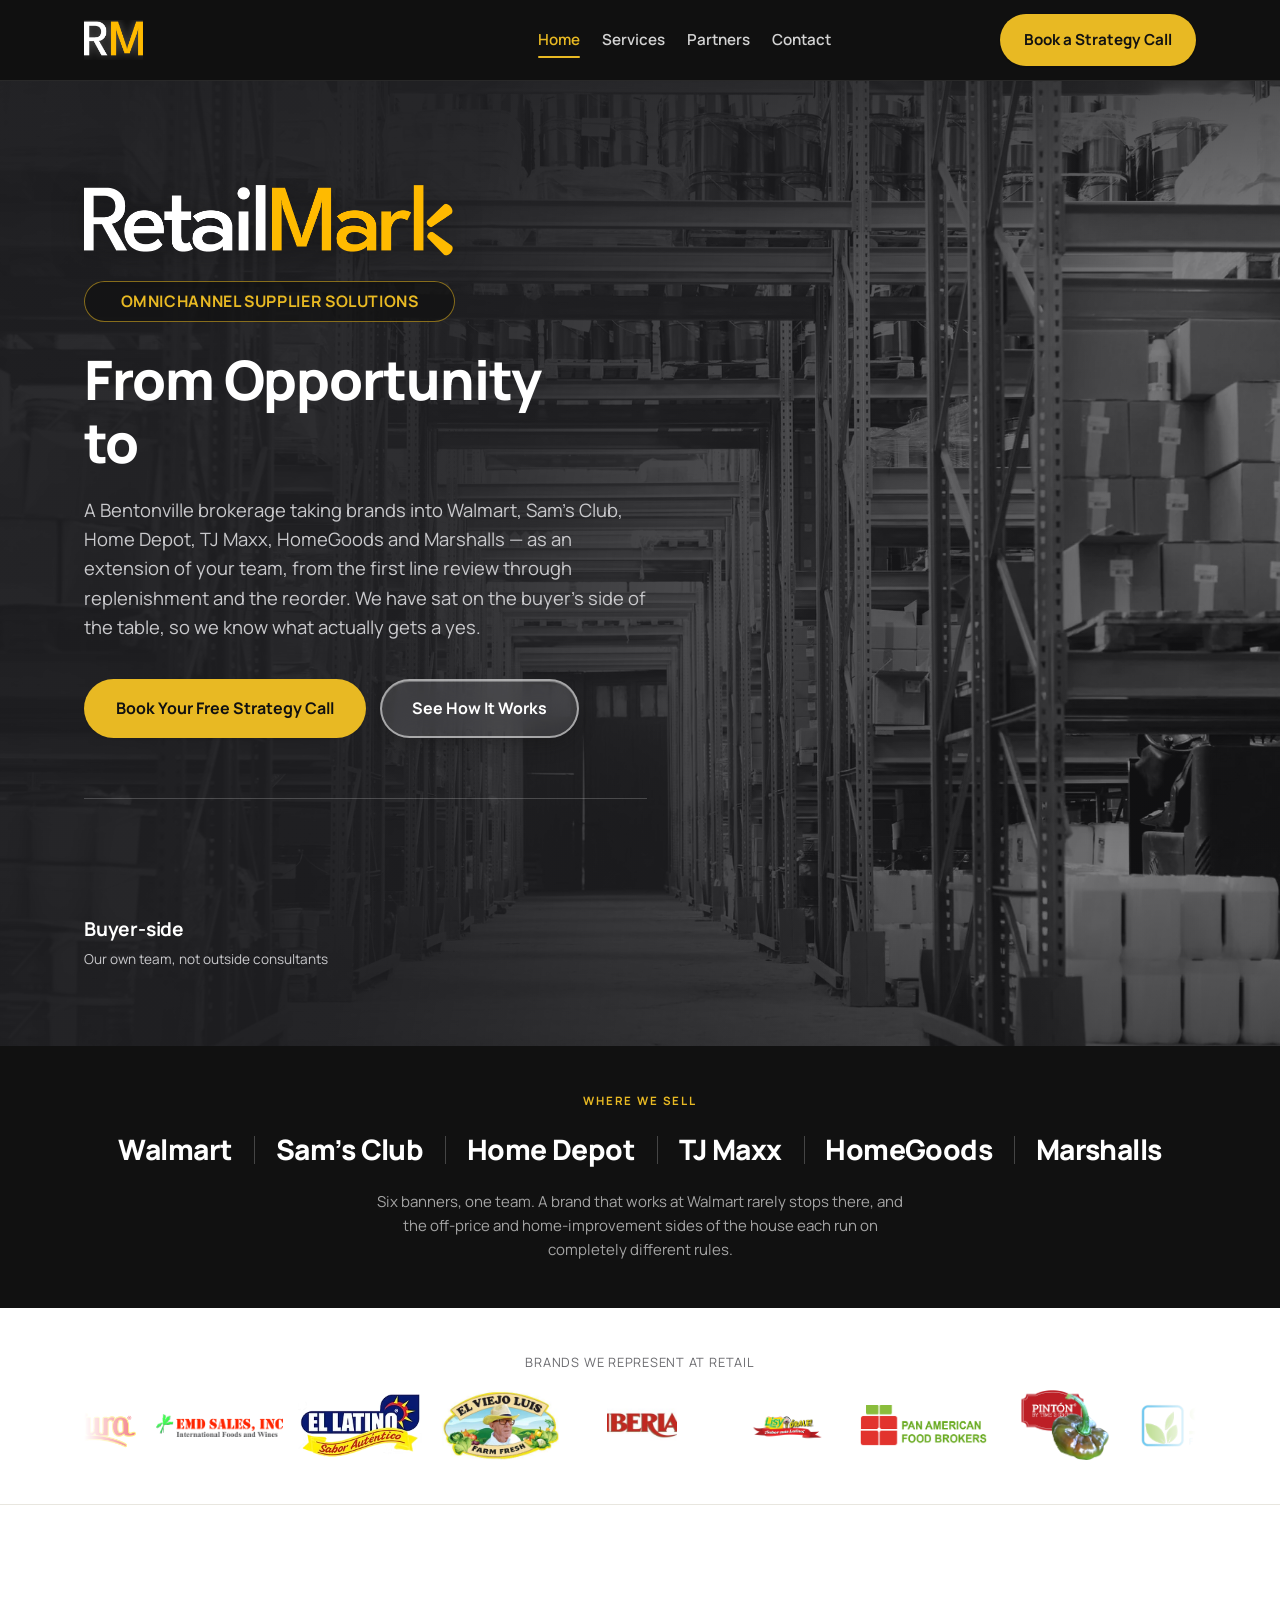
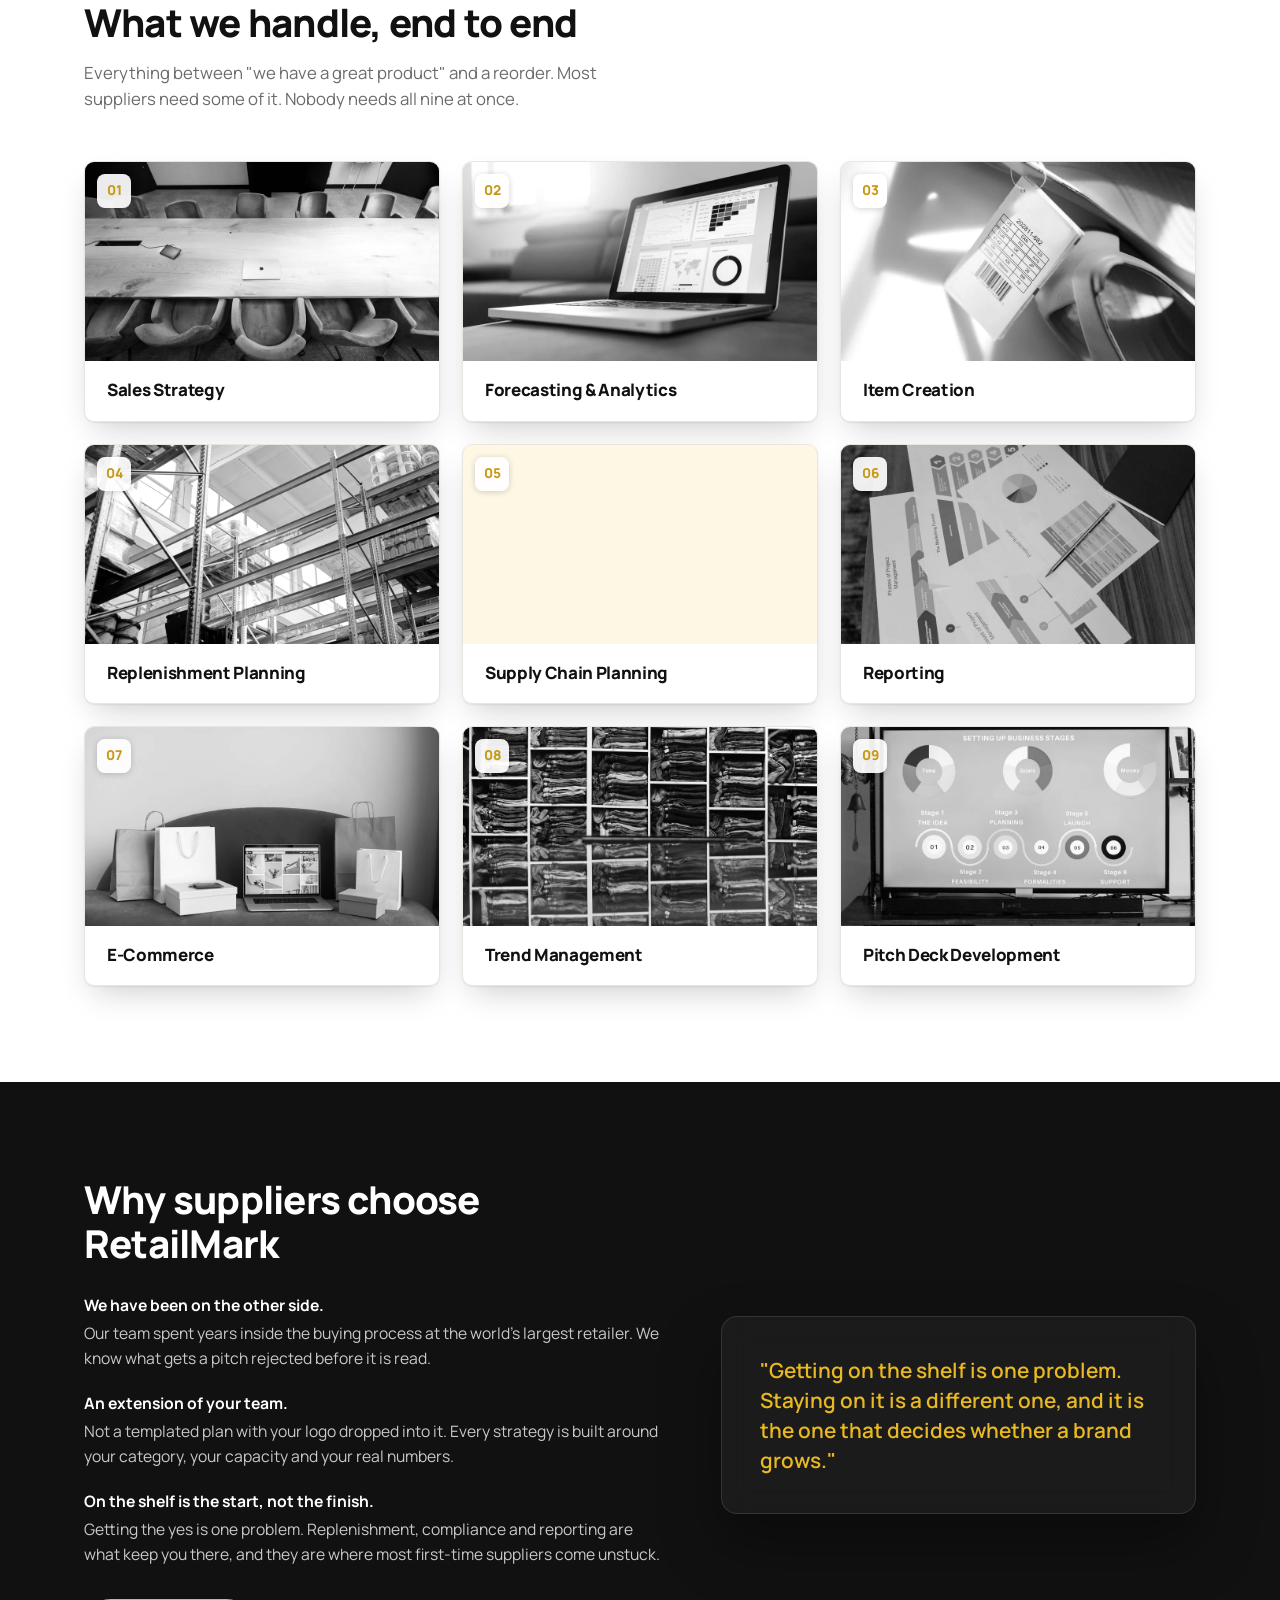
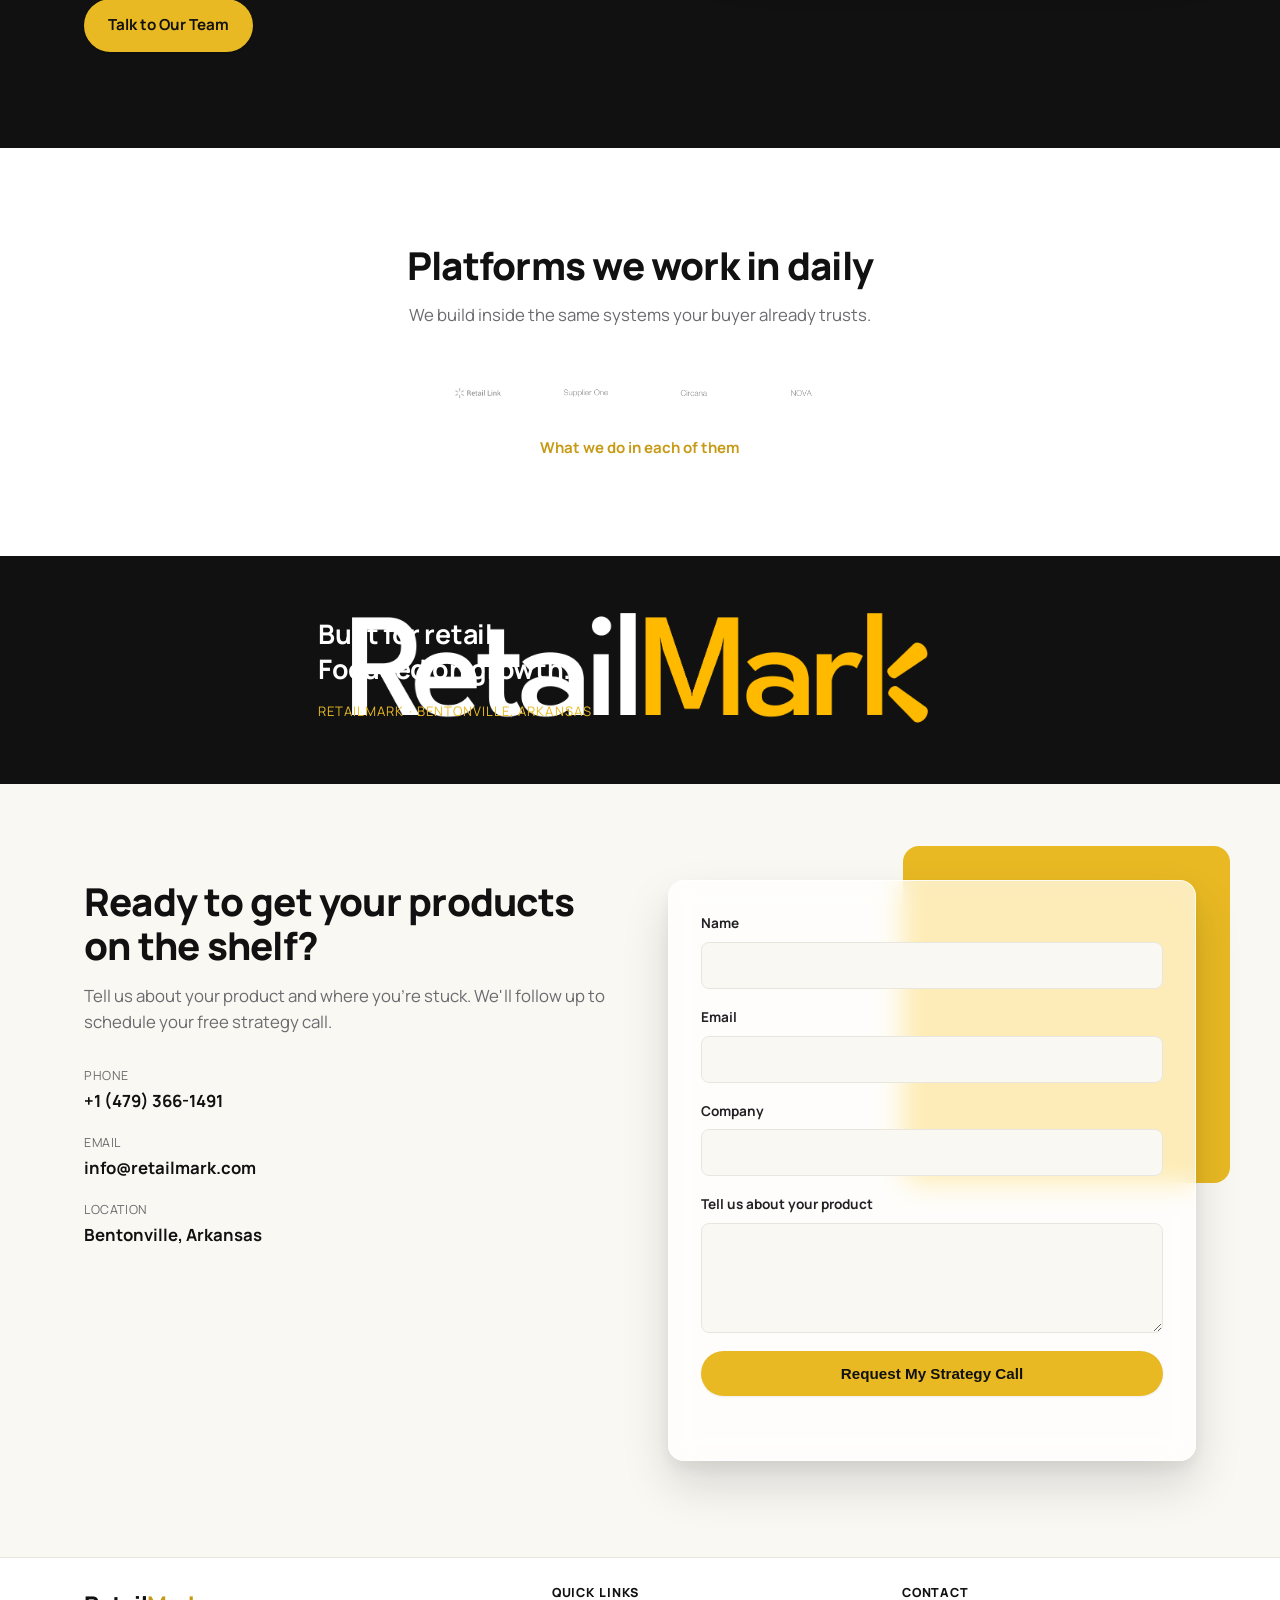
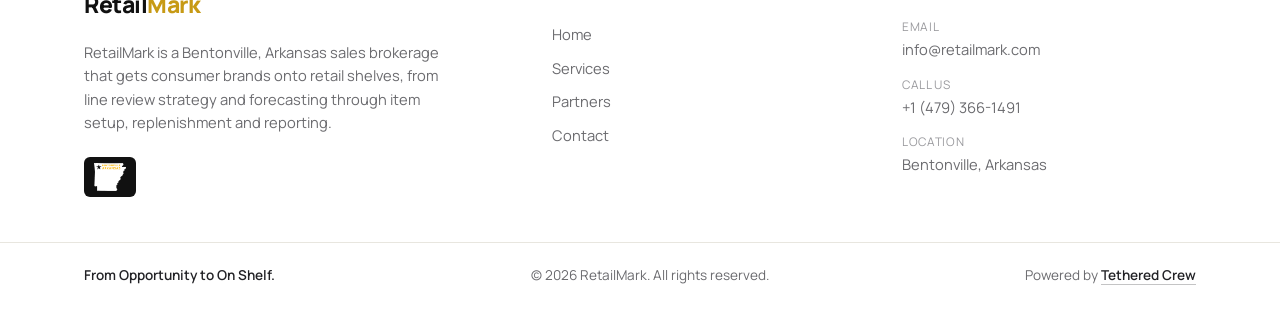
<file: index.html>
<!DOCTYPE html>
<html lang="en">
<head>
<meta charset="UTF-8">
<meta name="viewport" content="width=device-width, initial-scale=1.0">
<title>RetailMark | From Opportunity to On Shelf</title>
<link rel="icon" type="image/x-icon" href="assets/favicon.ico">
<link rel="icon" type="image/png" sizes="16x16" href="assets/favicon-16.png">
<link rel="icon" type="image/png" sizes="32x32" href="assets/favicon-32.png">
<link rel="icon" type="image/png" sizes="192x192" href="assets/favicon-192.png">
<link rel="icon" type="image/png" sizes="512x512" href="assets/favicon-512.png">
<link rel="apple-touch-icon" sizes="180x180" href="assets/apple-touch-icon.png">
<meta name="description" content="RetailMark takes suppliers from opportunity to on shelf. Line review to modular reset, vendor setup to sell-through, run by people who sat on the buyer's side of the table.">
  <link rel="canonical" href="./">

  <!-- meta:start -->
  <meta property="og:type" content="website">
  <meta property="og:site_name" content="RetailMark">
  <meta property="og:locale" content="en_US">
  <meta property="og:url" content="https://retailmark.com/">
  <meta property="og:title" content="RetailMark | From Opportunity to On Shelf">
  <meta property="og:description" content="We get consumer brands onto retail shelves. Strategy, forecasting and the line review deck, built by people who sat on the buying side.">
  <meta property="og:image" content="https://retailmark.com/assets/og-card-v3.png">
  <meta property="og:image:width" content="1200">
  <meta property="og:image:height" content="630">
  <meta property="og:image:alt" content="RetailMark — omnichannel supplier solutions, Bentonville, Arkansas">
  <meta name="twitter:card" content="summary_large_image">
  <meta name="twitter:title" content="RetailMark | From Opportunity to On Shelf">
  <meta name="twitter:description" content="We get consumer brands onto retail shelves. Strategy, forecasting and the line review deck, built by people who sat on the buying side.">
  <meta name="twitter:image" content="https://retailmark.com/assets/og-card-v3.png">
  <script type="application/ld+json">
  {
    "@context": "https://schema.org",
    "@graph": [
      {
        "@type": "WebSite",
        "@id": "https://retailmark.com/#website",
        "url": "https://retailmark.com/",
        "name": "RetailMark",
        "publisher": { "@id": "https://retailmark.com/#organization" }
      },
      {
        "@type": ["Organization", "ProfessionalService"],
        "@id": "https://retailmark.com/#organization",
        "name": "RetailMark",
        "url": "https://retailmark.com/",
        "logo": "https://retailmark.com/assets/retailmark-wordmark.png",
        "image": "https://retailmark.com/assets/retailmark-wordmark.png",
        "description": "A Bentonville, Arkansas sales brokerage that gets consumer brands onto retail shelves, from line review strategy and forecasting through item setup, replenishment and reporting.",
        "telephone": "+1-479-366-1491",
        "email": "info@retailmark.com",
        "address": {
          "@type": "PostalAddress",
          "addressLocality": "Bentonville",
          "addressRegion": "AR",
          "addressCountry": "US"
        },
        "areaServed": { "@type": "Country", "name": "United States" },
        "knowsAbout": [
          "Walmart supplier strategy", "Line review preparation",
          "Retail Link", "Supplier One", "Demand forecasting",
          "Replenishment planning", "Retail item setup"
        ],
        "contactPoint": {
          "@type": "ContactPoint",
          "contactType": "sales",
          "telephone": "+1-479-366-1491",
          "email": "info@retailmark.com",
          "areaServed": "US",
          "availableLanguage": "English"
        }
      }
    ]
  }
  </script>
  <!-- meta:end -->
<meta name="theme-color" content="#1E2024">
<link rel="preconnect" href="https://fonts.googleapis.com">
<link rel="preconnect" href="https://fonts.gstatic.com" crossorigin>
<link href="https://fonts.googleapis.com/css2?family=Manrope:wght@400;500;600;700;800&display=swap" rel="stylesheet">
<script>
/* Sets the flag the reveal rules hang off, in <head> so the hidden state is
   in place before first paint. Anything that stops this line running — an
   error, a blocked script — leaves the page fully visible rather than blank,
   which is the correct way round for this to fail. */
if (!matchMedia('(prefers-reduced-motion: reduce)').matches)
  document.documentElement.classList.add('js-reveal');

/* This page carries the wordmark in the hero, so the header starts without
   one. Set here, in <head>, for the same reason as the line above: hiding it
   from script.js would show the logo and then take it away on every load.
   With JS off the class is never added and the header keeps its logo, which
   is the right way for this to fail. */
document.documentElement.classList.add('hero-lockup');
document.documentElement.classList.add('has-js-shots');
</script>
<link rel="stylesheet" href="styles.css?v=20260904g">
</head>
<body>

<!-- The black the glass bar sits on. Every page, not just the home page:
     the bar is translucent, so without this it takes its colour from whatever
     is beneath and nearly vanishes over a pale page hero. Its height is set
     from the header's own measured height by script.js. -->
<div class="bar-band" data-tone="dark" aria-hidden="true"></div>

<header class="site-header">
  <div class="container header-inner">
    <a href="#top" class="logo" aria-label="RetailMark home">
      <!-- The wordmark as its four letter slices, the same ones the brand band
           animates. The home page opens with only the R and the M showing and
           expands to the full mark once you scroll past the hero; every other
           page just renders it open. See .logo-mark in styles.css. -->
      <svg class="logo-mark" viewBox="0 0 1470 294" aria-hidden="true" focusable="false">
        <image class="lm-r"     href="assets/rm-r.png"     x="0"    y="0" width="172" height="294"/>
        <image class="lm-etail" href="assets/rm-etail.png" x="160"  y="0" width="564" height="294"/>
        <image class="lm-m"     href="assets/rm-m.png"     x="749"  y="0" width="237" height="294"/>
        <image class="lm-ark"   href="assets/rm-ark.png"   x="1006" y="0" width="464" height="294"/>
      </svg>
    </a>
    <span class="lockup-tagline">Connecting Brands to Retail</span>
    <nav class="main-nav">
      <a href="#top" class="current" aria-current="page">Home</a>
      <a href="services.html">Services</a>
      <a href="partners.html">Partners</a>
      <a href="contact.html">Contact</a>
    </nav>
    <a href="contact.html" class="btn btn-primary btn-nav">Book a Strategy Call</a>
    <button class="nav-toggle" id="navToggle" aria-label="Toggle menu">
      <span></span><span></span><span></span>
    </button>
  </div>
</header>

<main id="top">

  <section class="hero" data-tone="dark">
    <!-- The photographs behind the scrim. Same cycle as the three strips this
         replaced — one band instead of three, full bleed instead of framed.
         Decorative: they carry nothing the copy does not, so alt="" rather
         than five descriptions a screen reader must sit through. Greyscale is
         a CSS filter, not baked into the files. -->
    <div class="hero-bg" aria-hidden="true">
      <img class="on" src="assets/hero/market-hall.webp" alt="" fetchpriority="high" width="2400" height="1350">
      <img src="assets/hero/warehouse-aisle.webp" alt="" loading="lazy" width="2400" height="1350">
      <img src="assets/hero/club-racking.webp" alt="" loading="lazy" width="2400" height="1350">
      <img src="assets/hero/pallet-stacks.webp" alt="" loading="lazy" width="2400" height="1350">
      <img src="assets/hero/racking-run.webp" alt="" loading="lazy" width="2400" height="1350">
    </div>
    <div class="container hero-inner">
      <div class="hero-copy">
        <!-- The mark itself, on the page rather than in the bar. The header
             picks it up once this has scrolled away; see .hero-lockup in
             script.js. The white variant: the hero is a dark scrim over a
             photograph, which is what the shipped wordmark was drawn for. The
             dark variant is still in assets/ and is what a light hero needs. -->
        <img class="hero-logo" src="assets/retailmark-wordmark.png"
             alt="RetailMark" width="1479" height="294" fetchpriority="high">
        <div class="hero-badge">Omnichannel Supplier Solutions</div>
        <h1>From Opportunity to <span class="cycle"><span class="cycle-sr">On Shelf.</span><span class="cycle-track" aria-hidden="true"><span>On&nbsp;Shelf.</span><span>Purchase&nbsp;Order.</span><span>Reorder.</span><span>Rollout.</span><span>Scale.</span></span></span></h1>
        <p class="hero-sub">A Bentonville brokerage taking brands into Walmart, Sam&rsquo;s Club,
          Home&nbsp;Depot, TJ&nbsp;Maxx, HomeGoods and Marshalls &mdash; as an extension of your team, from the first
          line review through replenishment and the reorder. We have sat on the buyer's side of the
          table, so we know what actually gets a yes.</p>
        <div class="hero-cta">
          <a href="contact.html" class="btn btn-primary btn-lg">Book Your Free Strategy Call</a>
          <a href="#services" class="btn btn-ghost btn-lg">See How It Works</a>
        </div>
        <div class="hero-stats">
          <div><strong>28 brands</strong><span>Represented today</span></div>
          <div><strong>Bentonville, AR</strong><span>Ten minutes from the home office</span></div>
          <div><strong>Buyer-side</strong><span>Our own team, not outside consultants</span></div>
        </div>

      </div>
    </div>

  </section>

  <!-- The six banners RetailMark actually sells into. It sat only on Walmart
       before, which is out of date and also left the hero's "Omnichannel
       Supplier Solutions" badge with nothing on the page supporting it. Placed
       here so the proof reads in order: where we sell, then who we sell.

       Ordered by how the business is actually run rather than alphabetically:
       the two mass and club banners, then home improvement, then the three TJX
       off-price ones. Each group buys on different rules, which is the point
       the note underneath is making. -->
  <section class="retail-band" id="retailers" data-tone="dark">
    <div class="container">
      <p class="retail-label">Where we sell</p>
      <ul class="retail-list">
        <li>Walmart</li>
        <li>Sam&rsquo;s Club</li>
        <li>Home&nbsp;Depot</li>
        <li>TJ&nbsp;Maxx</li>
        <li>HomeGoods</li>
        <li>Marshalls</li>
      </ul>
      <p class="retail-note">Six banners, one team. A brand that works at Walmart rarely stops
        there, and the off-price and home-improvement sides of the house each run on completely
        different rules.</p>
    </div>
  </section>

  <section class="logos-strip" data-tone="light">
    <div class="container">
      <!-- "helped reach the shelf" overclaimed: not every brand on this row was
           placed by RetailMark, several were already in when they picked them
           up. Representation is the thing that is true of all of them, and it
           is Justin's own wording. -->
      <p class="logos-label">Brands We Represent at Retail</p>
      <!-- brands:start -->
        <div class="marquee" data-marquee>
          <div class="marquee-track" style="--items: 14">
            <ul class="marquee-set">
              <li><img src="assets/brands/dulzura.png" alt="Dulzura" width="463" height="212"></li>
              <li><img src="assets/brands/emd.png" alt="EMD" width="600" height="108"></li>
              <li><img src="assets/brands/el-latino.png" alt="El Latino" width="186" height="105"></li>
              <li><img src="assets/brands/el-viejo-luis.png" alt="El Viejo Luis" width="300" height="180"></li>
              <li><img src="assets/brands/iberia.png" alt="Iberia" width="180" height="180"></li>
              <li><img src="assets/brands/lisy-corp.png" alt="Lisy Corp" width="533" height="300"></li>
              <li><img src="assets/brands/pan-america.png" alt="Pan America" width="600" height="190"></li>
              <li><img src="assets/brands/pinton.png" alt="Pinton" width="450" height="300"></li>
              <li><img src="assets/brands/slt-foods.png" alt="SLT Foods" width="370" height="128"></li>
              <li><img src="assets/brands/san-marcos.png" alt="San Marcos" width="407" height="155"></li>
              <li><img src="assets/brands/sinto.png" alt="Sinto" width="369" height="300"></li>
              <li><img src="assets/brands/sunshine-bottling.png" alt="Sunshine Bottling" width="300" height="300"></li>
              <li><img src="assets/brands/tadin.png" alt="Tadin" width="400" height="130"></li>
              <li><img src="assets/brands/titan.png" alt="Titan" width="464" height="300"></li>
            </ul>
            <ul class="marquee-set" aria-hidden="true">
              <li><img src="assets/brands/dulzura.png" alt="Dulzura" width="463" height="212"></li>
              <li><img src="assets/brands/emd.png" alt="EMD" width="600" height="108"></li>
              <li><img src="assets/brands/el-latino.png" alt="El Latino" width="186" height="105"></li>
              <li><img src="assets/brands/el-viejo-luis.png" alt="El Viejo Luis" width="300" height="180"></li>
              <li><img src="assets/brands/iberia.png" alt="Iberia" width="180" height="180"></li>
              <li><img src="assets/brands/lisy-corp.png" alt="Lisy Corp" width="533" height="300"></li>
              <li><img src="assets/brands/pan-america.png" alt="Pan America" width="600" height="190"></li>
              <li><img src="assets/brands/pinton.png" alt="Pinton" width="450" height="300"></li>
              <li><img src="assets/brands/slt-foods.png" alt="SLT Foods" width="370" height="128"></li>
              <li><img src="assets/brands/san-marcos.png" alt="San Marcos" width="407" height="155"></li>
              <li><img src="assets/brands/sinto.png" alt="Sinto" width="369" height="300"></li>
              <li><img src="assets/brands/sunshine-bottling.png" alt="Sunshine Bottling" width="300" height="300"></li>
              <li><img src="assets/brands/tadin.png" alt="Tadin" width="400" height="130"></li>
              <li><img src="assets/brands/titan.png" alt="Titan" width="464" height="300"></li>
            </ul>
          </div>
        </div>
        <!-- brands:end -->
    </div>
  </section>

  <section id="services" class="services" data-tone="light">
    <div class="container">
      <h2>What we handle, end to end</h2>
      <p class="section-sub">Everything between "we have a great product" and a reorder. Most suppliers
        need some of it. Nobody needs all nine at once.</p>
      <div class="service-grid">
        <a class="service-card" href="services.html#sales-strategy">
          <div class="service-media">
            <img src="assets/services/sales-strategy.webp" alt="" aria-hidden="true"
                 width="900" height="506" loading="lazy" decoding="async">
            <span class="service-icon">01</span>
          </div>
          <h3>Sales Strategy</h3>
        </a>
        <a class="service-card" href="services.html#forecasting-analytics">
          <div class="service-media">
            <img src="assets/services/forecasting-analytics.webp" alt="" aria-hidden="true"
                 width="900" height="506" loading="lazy" decoding="async">
            <span class="service-icon">02</span>
          </div>
          <h3>Forecasting &amp; Analytics</h3>
        </a>
        <a class="service-card" href="services.html#item-creation">
          <div class="service-media">
            <img src="assets/services/item-creation.webp" alt="" aria-hidden="true"
                 width="900" height="506" loading="lazy" decoding="async">
            <span class="service-icon">03</span>
          </div>
          <h3>Item Creation</h3>
        </a>
        <a class="service-card" href="services.html#replenishment-planning">
          <div class="service-media">
            <img src="assets/services/replenishment-planning.webp" alt="" aria-hidden="true"
                 width="900" height="506" loading="lazy" decoding="async">
            <span class="service-icon">04</span>
          </div>
          <h3>Replenishment Planning</h3>
        </a>
        <a class="service-card" href="services.html#supply-chain-planning">
          <div class="service-media">
            <img src="assets/services/supply-chain-planning.webp" alt="" aria-hidden="true"
                 width="900" height="506" loading="lazy" decoding="async">
            <span class="service-icon">05</span>
          </div>
          <h3>Supply Chain Planning</h3>
        </a>
        <a class="service-card" href="services.html#reporting">
          <div class="service-media">
            <img src="assets/services/reporting.webp" alt="" aria-hidden="true"
                 width="900" height="506" loading="lazy" decoding="async">
            <span class="service-icon">06</span>
          </div>
          <h3>Reporting</h3>
        </a>
        <a class="service-card" href="services.html#e-commerce">
          <div class="service-media">
            <img src="assets/services/e-commerce.webp" alt="" aria-hidden="true"
                 width="900" height="506" loading="lazy" decoding="async">
            <span class="service-icon">07</span>
          </div>
          <h3>E-Commerce</h3>
        </a>
        <a class="service-card" href="services.html#trend-management">
          <div class="service-media">
            <img src="assets/services/trend-management.webp" alt="" aria-hidden="true"
                 width="900" height="506" loading="lazy" decoding="async">
            <span class="service-icon">08</span>
          </div>
          <h3>Trend Management</h3>
        </a>
        <a class="service-card" href="services.html#pitch-deck-development">
          <div class="service-media">
            <img src="assets/services/pitch-deck-development.webp" alt="" aria-hidden="true"
                 width="900" height="506" loading="lazy" decoding="async">
            <span class="service-icon">09</span>
          </div>
          <h3>Pitch Deck Development</h3>
        </a>
      </div>

    </div>
  </section>

  <section id="why" class="why" data-tone="dark">
    <!-- The same Bentonville mark the footer carries, at readable size in the
         dead space this section leaves on a wide screen. Decorative here:
         the footer states the location on every page, and repeating it to a
         screen reader adds nothing. -->
    <img class="why-badge" src="assets/bentonville-arkansas.png" alt="" aria-hidden="true"
         width="120" height="106" loading="lazy">
    <div class="container why-inner">
      <div class="why-copy">
        <h2>Why suppliers choose RetailMark</h2>
        <ul class="why-list">
          <li><strong>We have been on the other side.</strong> Our team spent years inside the buying process at the world's largest retailer. We know what gets a pitch rejected before it is read.</li>
          <li><strong>An extension of your team.</strong> Not a templated plan with your logo dropped into it. Every strategy is built around your category, your capacity and your real numbers.</li>
          <li><strong>On the shelf is the start, not the finish.</strong> Getting the yes is one problem. Replenishment, compliance and reporting are what keep you there, and they are where most first-time suppliers come unstuck.</li>
        </ul>
        <a href="contact.html" class="btn btn-primary">Talk to Our Team</a>
      </div>
      <div class="why-card">
        <p class="quote">"Getting on the shelf is one problem. Staying on it is a different one, and it is the one that decides whether a brand grows."</p>
      </div>
    </div>
  </section>

  <section id="partners" class="partners" data-tone="light">
    <div class="container">
      <h2>Platforms we work in daily</h2>
      <p class="section-sub">We build inside the same systems your buyer already trusts.</p>
      <div class="partner-row">
        <img src="assets/platforms/retail-link.png" alt="Retail Link" loading="lazy">
        <img src="assets/platforms/supplier-one.png" alt="Supplier One" loading="lazy">
        <img src="assets/platforms/circana.png" alt="Circana" loading="lazy">
        <img src="assets/platforms/nova.png" alt="NOVA" loading="lazy">
      </div>
      <p class="section-more"><a href="partners.html" class="text-link">What we do in each of them</a></p>
    </div>
  </section>

  <!-- A brand beat between the last proof section and the ask. The mark is
       decorative here: "RetailMark" is already in the header, the headings and
       the footer, so an alt text would just make a screen reader say it a
       fourth time. -->
  <!-- The wordmark collapsing to the RM monogram, which then sits left and
       hands the rest of the band to a statement.

       The viewBox is only 434 wide — the width of the finished RM — while the
       letters are drawn at their real wordmark coordinates, out to 1470. The
       SVG overflows visibly, so at rest the full wordmark spills across the
       whole band, and collapsing it is literally the letters retreating into
       the box. That is what frees the right-hand side. -->
  <section class="brandmark" data-tone="dark">
    <div class="brandmark-inner">
      <svg class="rm" viewBox="0 0 434 294" role="img" aria-label="RetailMark">
        <g class="rm-group">
          <image class="rm-part rm-r"     href="assets/rm-r.png"     x="0"    y="0" width="172" height="294"/>
          <image class="rm-part rm-etail" href="assets/rm-etail.png" x="160"  y="0" width="564" height="294"/>
          <image class="rm-part rm-m"     href="assets/rm-m.png"     x="749"  y="0" width="237" height="294"/>
          <image class="rm-part rm-ark"   href="assets/rm-ark.png"   x="1006" y="0" width="464" height="294"/>
        </g>
      </svg>

      <!-- PLACEHOLDER COPY: Justin's own tagline option 5, standing in until
           there is a real quote to put here. Swap the text, keep the markup. -->
      <blockquote class="brandmark-quote">
        <p>Built for retail. Focused on growth.</p>
        <cite>RetailMark &middot; Bentonville, Arkansas</cite>
      </blockquote>

    </div>
  </section>

  <section id="contact" class="contact" data-tone="light">
    <div class="container contact-inner">
      <div class="contact-copy">
        <h2>Ready to get your products on the shelf?</h2>
        <p>Tell us about your product and where you're stuck. We'll follow up to schedule your free strategy call.</p>
        <div class="contact-details">
          <div><span>Phone</span><a href="tel:+14793661491">+1 (479) 366-1491</a></div>
          <div><span>Email</span><a href="mailto:info@retailmark.com">info@retailmark.com</a></div>
          <div><span>Location</span><a href="#">Bentonville, Arkansas</a></div>
        </div>
      </div>
      <div class="contact-stack">
        <span class="contact-accent" aria-hidden="true"></span>
      <form class="contact-form" id="contactForm">
        <label>Name
          <input type="text" name="name" required>
        </label>
        <label>Email
          <input type="email" name="email" required>
        </label>
        <label>Company
          <input type="text" name="company">
        </label>
        <label>Tell us about your product
          <textarea name="message" rows="4" required></textarea>
        </label>
        <button type="submit" class="btn btn-primary btn-block">Request My Strategy Call</button>
        <p class="form-note" id="formNote"></p>
      </form>
      </div>
    </div>
  </section>

</main>

<footer class="site-footer">
  <div class="container footer-top">
    <div class="footer-brand">
      <a href="#top" class="footer-wordmark">Retail<span>Mark</span></a>
      <p>RetailMark is a Bentonville, Arkansas sales brokerage that gets consumer
        brands onto retail shelves, from line review strategy and forecasting
        through item setup, replenishment and reporting.</p>
      <span class="footer-badge">
        <img src="assets/bentonville-arkansas.png" alt="Bentonville, Arkansas">
      </span>
    </div>

    <nav class="footer-col" aria-label="Footer">
      <h2>Quick Links</h2>
      <a href="#top">Home</a>
      <a href="services.html">Services</a>
      <a href="partners.html">Partners</a>
      <a href="contact.html">Contact</a>
    </nav>

    <div class="footer-col">
      <h2>Contact</h2>
      <ul class="footer-contact">
        <li><span>Email</span><a href="mailto:info@retailmark.com">info@retailmark.com</a></li>
        <li><span>Call us</span><a href="tel:+14793661491">+1 (479) 366-1491</a></li>
        <li><span>Location</span>Bentonville, Arkansas</li>
      </ul>
    </div>
  </div>

  <div class="container footer-bottom">
    <span class="footer-tagline">From Opportunity to On&nbsp;Shelf.</span>
    <span>&copy; <span id="year"></span> RetailMark. All rights reserved.</span>
    <span class="footer-credit">Powered by <a href="https://tetheredcrew.com/?utm_source=retailmark&amp;utm_medium=footer&amp;utm_campaign=site-credit"
      target="_blank" rel="noopener">Tethered Crew</a></span>
  </div>
</footer>

<script src="script.js?v=20260904g"></script>
</body>
</html>
</file>
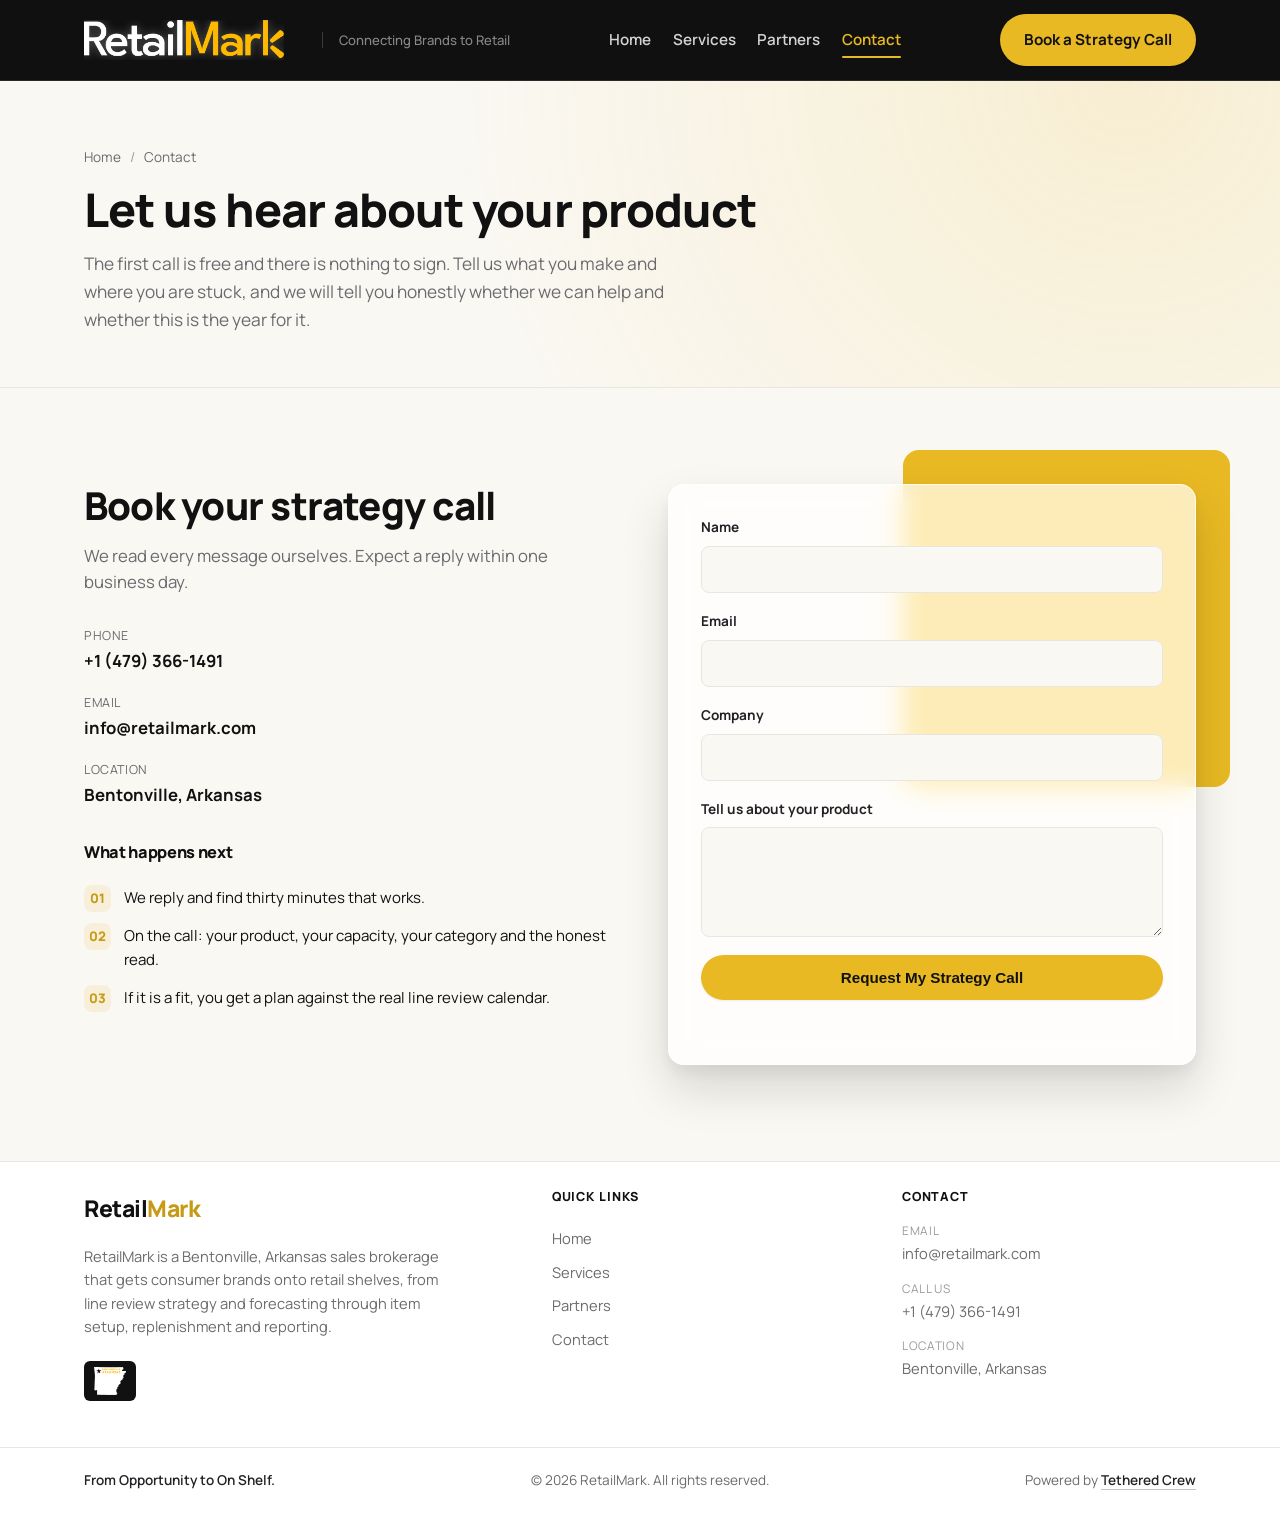
<file: contact.html>
<!DOCTYPE html>
<html lang="en">
<head>
<meta charset="UTF-8">
<meta name="viewport" content="width=device-width, initial-scale=1.0">
<title>Contact RetailMark | Bentonville, Arkansas</title>
<meta name="description" content="Book a free strategy call with RetailMark. Phone, email and the form. Based in Bentonville, Arkansas, ten minutes from the home office.">
<link rel="canonical" href="contact.html">

  <!-- meta:start -->
  <meta property="og:type" content="website">
  <meta property="og:site_name" content="RetailMark">
  <meta property="og:locale" content="en_US">
  <meta property="og:url" content="https://retailmark.com/contact.html">
  <meta property="og:title" content="Contact RetailMark | Bentonville, Arkansas">
  <meta property="og:description" content="Book a free strategy call. Phone, email and the form.">
  <meta property="og:image" content="https://retailmark.com/assets/og-card-v3.png">
  <meta property="og:image:width" content="1200">
  <meta property="og:image:height" content="630">
  <meta property="og:image:alt" content="RetailMark — omnichannel supplier solutions, Bentonville, Arkansas">
  <meta name="twitter:card" content="summary_large_image">
  <meta name="twitter:title" content="Contact RetailMark | Bentonville, Arkansas">
  <meta name="twitter:description" content="Book a free strategy call. Phone, email and the form.">
  <meta name="twitter:image" content="https://retailmark.com/assets/og-card-v3.png">
  <!-- meta:end -->
<link rel="icon" type="image/x-icon" href="assets/favicon.ico">
<link rel="icon" type="image/png" sizes="16x16" href="assets/favicon-16.png">
<link rel="icon" type="image/png" sizes="32x32" href="assets/favicon-32.png">
<link rel="icon" type="image/png" sizes="192x192" href="assets/favicon-192.png">
<link rel="apple-touch-icon" sizes="180x180" href="assets/apple-touch-icon.png">
<meta name="theme-color" content="#1E2024">
<link rel="preconnect" href="https://fonts.googleapis.com">
<link rel="preconnect" href="https://fonts.gstatic.com" crossorigin>
<link href="https://fonts.googleapis.com/css2?family=Manrope:wght@400;500;600;700;800&display=swap" rel="stylesheet">
<script>
/* Sets the flag the reveal rules hang off, in <head> so the hidden state is
   in place before first paint. Anything that stops this line running — an
   error, a blocked script — leaves the page fully visible rather than blank,
   which is the correct way round for this to fail. */
if (!matchMedia('(prefers-reduced-motion: reduce)').matches)
  document.documentElement.classList.add('js-reveal');
</script>
<link rel="stylesheet" href="styles.css?v=20260904g">
</head>

<body>

<!-- The black the glass bar sits on. Every page, not just the home page:
     the bar is translucent, so without this it takes its colour from whatever
     is beneath and nearly vanishes over a pale page hero. Its height is set
     from the header's own measured height by script.js. -->
<div class="bar-band" data-tone="dark" aria-hidden="true"></div>

<header class="site-header">
  <div class="container header-inner">
    <a href="index.html" class="logo" aria-label="RetailMark home">
      <!-- The wordmark as its four letter slices, the same ones the brand band
           animates. The home page opens with only the R and the M showing and
           expands to the full mark once you scroll past the hero; every other
           page just renders it open. See .logo-mark in styles.css. -->
      <svg class="logo-mark" viewBox="0 0 1470 294" aria-hidden="true" focusable="false">
        <image class="lm-r"     href="assets/rm-r.png"     x="0"    y="0" width="172" height="294"/>
        <image class="lm-etail" href="assets/rm-etail.png" x="160"  y="0" width="564" height="294"/>
        <image class="lm-m"     href="assets/rm-m.png"     x="749"  y="0" width="237" height="294"/>
        <image class="lm-ark"   href="assets/rm-ark.png"   x="1006" y="0" width="464" height="294"/>
      </svg>
    </a>
    <span class="lockup-tagline">Connecting Brands to Retail</span>
    <nav class="main-nav">
      <a href="index.html">Home</a>
      <a href="services.html">Services</a>
      <a href="partners.html">Partners</a>
      <a href="#top" class="current" aria-current="page">Contact</a>
    </nav>
    <a href="#form" class="btn btn-primary btn-nav">Book a Strategy Call</a>
    <button class="nav-toggle" id="navToggle" aria-label="Toggle menu">
      <span></span><span></span><span></span>
    </button>
  </div>
</header>

<main id="top">

  <section class="page-hero" data-tone="light">
    <div class="container">
      <div class="crumbs"><a href="index.html">Home</a> <span>/</span> Contact</div>
      <h1>Let us hear about your product</h1>
      <p class="page-hero-sub">The first call is free and there is nothing to sign. Tell us
        what you make and where you are stuck, and we will tell you honestly whether we can
        help and whether this is the year for it.</p>
    </div>
  </section>

  <section class="contact" id="form" data-tone="light">
    <div class="container contact-inner">
      <div class="contact-copy">
        <h2>Book your strategy call</h2>
        <p>We read every message ourselves. Expect a reply within one business day.</p>
        <div class="contact-details">
          <div><span>Phone</span><a href="tel:+14793661491">+1 (479) 366-1491</a></div>
          <div><span>Email</span><a href="mailto:info@retailmark.com">info@retailmark.com</a></div>
          <div><span>Location</span><span class="plain">Bentonville, Arkansas</span></div>
        </div>

        <div class="next-steps">
          <h3>What happens next</h3>
          <ol class="steps compact">
            <li>We reply and find thirty minutes that works.</li>
            <li>On the call: your product, your capacity, your category and the honest read.</li>
            <li>If it is a fit, you get a plan against the real line review calendar.</li>
          </ol>
        </div>
      </div>
      <div class="contact-stack">
        <span class="contact-accent" aria-hidden="true"></span>
      <form class="contact-form" id="contactForm">
        <label>Name
          <input type="text" name="name" required>
        </label>
        <label>Email
          <input type="email" name="email" required>
        </label>
        <label>Company
          <input type="text" name="company">
        </label>
        <label>Tell us about your product
          <textarea name="message" rows="4" required></textarea>
        </label>
        <button type="submit" class="btn btn-primary btn-block">Request My Strategy Call</button>
        <p class="form-note" id="formNote"></p>
      </form>
      </div>
    </div>
  </section>

</main>

<footer class="site-footer">
  <div class="container footer-top">
    <div class="footer-brand">
      <a href="index.html" class="footer-wordmark">Retail<span>Mark</span></a>
      <p>RetailMark is a Bentonville, Arkansas sales brokerage that gets consumer
        brands onto retail shelves, from line review strategy and forecasting
        through item setup, replenishment and reporting.</p>
      <span class="footer-badge">
        <img src="assets/bentonville-arkansas.png" alt="Bentonville, Arkansas">
      </span>
    </div>

    <nav class="footer-col" aria-label="Footer">
      <h2>Quick Links</h2>
      <a href="index.html">Home</a>
      <a href="services.html">Services</a>
      <a href="partners.html">Partners</a>
      <a href="#top">Contact</a>
    </nav>

    <div class="footer-col">
      <h2>Contact</h2>
      <ul class="footer-contact">
        <li><span>Email</span><a href="mailto:info@retailmark.com">info@retailmark.com</a></li>
        <li><span>Call us</span><a href="tel:+14793661491">+1 (479) 366-1491</a></li>
        <li><span>Location</span>Bentonville, Arkansas</li>
      </ul>
    </div>
  </div>

  <div class="container footer-bottom">
    <span class="footer-tagline">From Opportunity to On&nbsp;Shelf.</span>
    <span>&copy; <span id="year"></span> RetailMark. All rights reserved.</span>
    <span class="footer-credit">Powered by <a href="https://tetheredcrew.com/?utm_source=retailmark&amp;utm_medium=footer&amp;utm_campaign=site-credit"
      target="_blank" rel="noopener">Tethered Crew</a></span>
  </div>
</footer>

<script src="script.js?v=20260904g"></script>
</body>
</html>
</file>
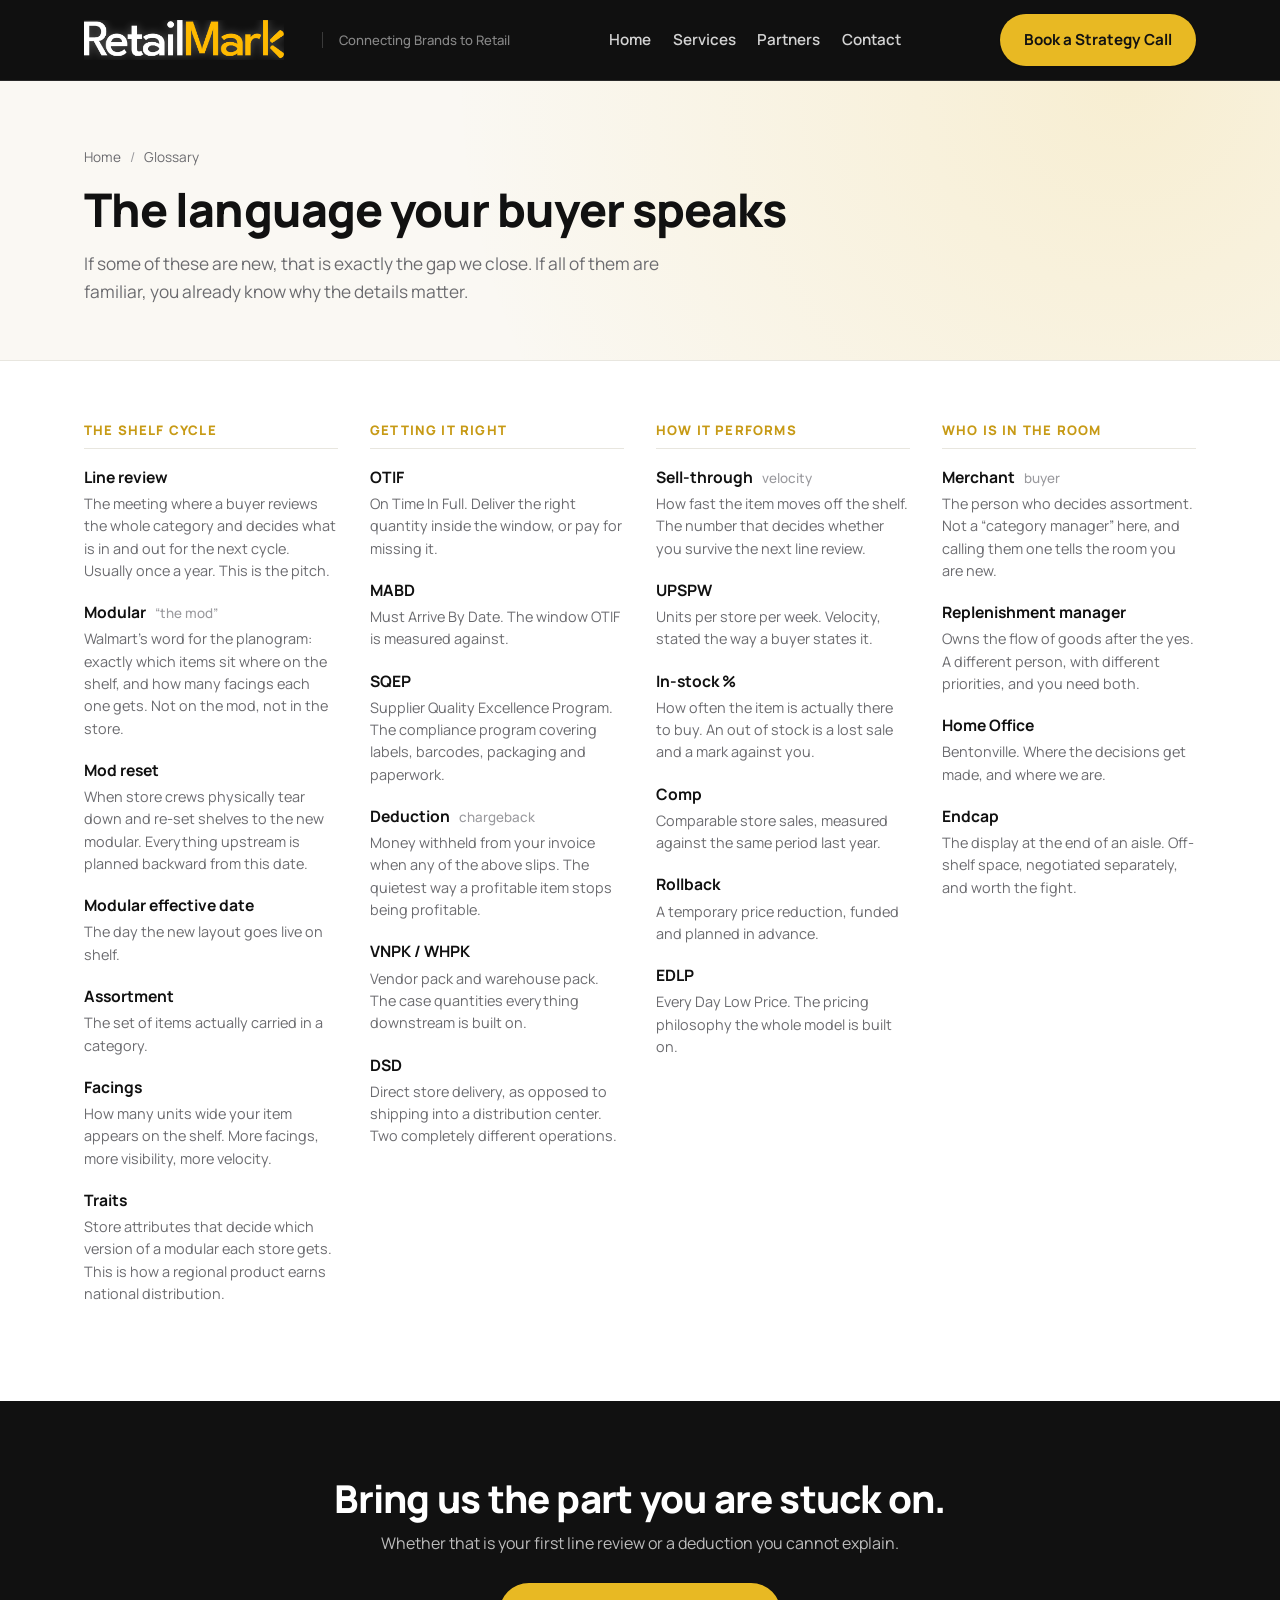
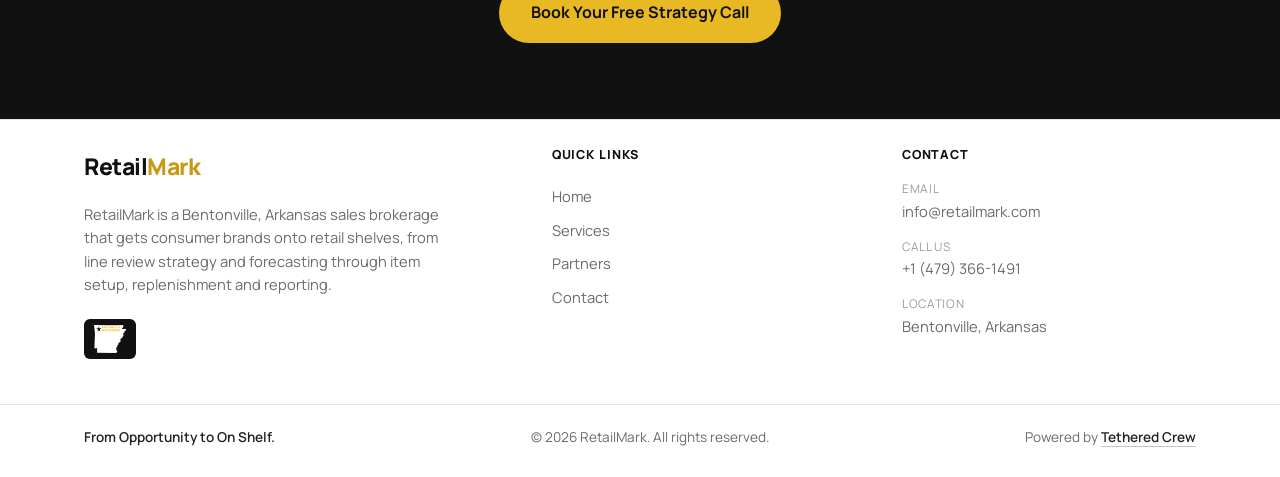
<file: glossary.html>
<!DOCTYPE html>
<html lang="en">
<head>
<meta charset="UTF-8">
<meta name="viewport" content="width=device-width, initial-scale=1.0">
<title>Retail Glossary — Mod, Line Review, OTIF | RetailMark</title>
<meta name="description" content="What a modular is, what OTIF costs you, and the rest of the vocabulary Walmart buyers actually use. Written by people who sat on the buyer's side of the table.">
<link rel="canonical" href="glossary.html">

  <!-- meta:start -->
  <meta property="og:type" content="website">
  <meta property="og:site_name" content="RetailMark">
  <meta property="og:locale" content="en_US">
  <meta property="og:url" content="https://retailmark.com/glossary.html">
  <meta property="og:title" content="Retail Glossary: Mod, Line Review, OTIF | RetailMark">
  <meta property="og:description" content="The vocabulary a retail buyer actually uses, defined plainly. Modular, line review, OTIF, MABD, UPSPW and more.">
  <meta property="og:image" content="https://retailmark.com/assets/og-card-v3.png">
  <meta property="og:image:width" content="1200">
  <meta property="og:image:height" content="630">
  <meta property="og:image:alt" content="RetailMark — omnichannel supplier solutions, Bentonville, Arkansas">
  <meta name="twitter:card" content="summary_large_image">
  <meta name="twitter:title" content="Retail Glossary: Mod, Line Review, OTIF | RetailMark">
  <meta name="twitter:description" content="The vocabulary a retail buyer actually uses, defined plainly. Modular, line review, OTIF, MABD, UPSPW and more.">
  <meta name="twitter:image" content="https://retailmark.com/assets/og-card-v3.png">
  <!-- meta:end -->
<link rel="icon" type="image/x-icon" href="assets/favicon.ico">
<link rel="icon" type="image/png" sizes="16x16" href="assets/favicon-16.png">
<link rel="icon" type="image/png" sizes="32x32" href="assets/favicon-32.png">
<link rel="icon" type="image/png" sizes="192x192" href="assets/favicon-192.png">
<link rel="apple-touch-icon" sizes="180x180" href="assets/apple-touch-icon.png">
<meta name="theme-color" content="#1E2024">
<link rel="preconnect" href="https://fonts.googleapis.com">
<link rel="preconnect" href="https://fonts.gstatic.com" crossorigin>
<link href="https://fonts.googleapis.com/css2?family=Manrope:wght@400;500;600;700;800&display=swap" rel="stylesheet">
<script>
/* Sets the flag the reveal rules hang off, in <head> so the hidden state is
   in place before first paint. Anything that stops this line running — an
   error, a blocked script — leaves the page fully visible rather than blank,
   which is the correct way round for this to fail. */
if (!matchMedia('(prefers-reduced-motion: reduce)').matches)
  document.documentElement.classList.add('js-reveal');
</script>
<link rel="stylesheet" href="styles.css?v=20260904g">
</head>
<body>

<!-- The black the glass bar sits on. Every page, not just the home page:
     the bar is translucent, so without this it takes its colour from whatever
     is beneath and nearly vanishes over a pale page hero. Its height is set
     from the header's own measured height by script.js. -->
<div class="bar-band" data-tone="dark" aria-hidden="true"></div>

<header class="site-header">
  <div class="container header-inner">
    <a href="index.html" class="logo" aria-label="RetailMark home">
      <!-- The wordmark as its four letter slices, the same ones the brand band
           animates. The home page opens with only the R and the M showing and
           expands to the full mark once you scroll past the hero; every other
           page just renders it open. See .logo-mark in styles.css. -->
      <svg class="logo-mark" viewBox="0 0 1470 294" aria-hidden="true" focusable="false">
        <image class="lm-r"     href="assets/rm-r.png"     x="0"    y="0" width="172" height="294"/>
        <image class="lm-etail" href="assets/rm-etail.png" x="160"  y="0" width="564" height="294"/>
        <image class="lm-m"     href="assets/rm-m.png"     x="749"  y="0" width="237" height="294"/>
        <image class="lm-ark"   href="assets/rm-ark.png"   x="1006" y="0" width="464" height="294"/>
      </svg>
    </a>
    <span class="lockup-tagline">Connecting Brands to Retail</span>
    <nav class="main-nav">
      <a href="index.html">Home</a>
      <a href="services.html">Services</a>
      <a href="partners.html">Partners</a>
      <a href="contact.html">Contact</a>
    </nav>
    <a href="contact.html" class="btn btn-primary btn-nav">Book a Strategy Call</a>
    <button class="nav-toggle" id="navToggle" aria-label="Toggle menu">
      <span></span><span></span><span></span>
    </button>
  </div>
</header>

<main id="top">

  <section class="page-hero" data-tone="light">
    <div class="container">
      <div class="crumbs"><a href="index.html">Home</a> <span>/</span> Glossary</div>
      <h1>The language your buyer speaks</h1>
      <p class="page-hero-sub">If some of these are new, that is exactly the gap we close. If all of them
        are familiar, you already know why the details matter.</p>
    </div>
  </section>

  <!-- The vocabulary section. This is a credibility play: anyone can claim
       retail experience, but only someone who has sat in the meetings uses
       these words correctly. Kept as a reference people can actually use, not
       a list of acronyms, because a term dump reads as keyword stuffing and
       does the opposite of building authority. -->
  <section id="lexicon" class="lexicon lexicon-page" data-tone="light">
    <div class="container">
      <div class="lex-grid">
        <div class="lex-group">
          <h3>The shelf cycle</h3>
          <dl>
            <dt>Line review</dt>
            <dd>The meeting where a buyer reviews the whole category and decides what is in and out for the next cycle. Usually once a year. This is the pitch.</dd>
            <dt>Modular <span>&ldquo;the mod&rdquo;</span></dt>
            <dd>Walmart&rsquo;s word for the planogram: exactly which items sit where on the shelf, and how many facings each one gets. Not on the mod, not in the store.</dd>
            <dt>Mod reset</dt>
            <dd>When store crews physically tear down and re-set shelves to the new modular. Everything upstream is planned backward from this date.</dd>
            <dt>Modular effective date</dt>
            <dd>The day the new layout goes live on shelf.</dd>
            <dt>Assortment</dt>
            <dd>The set of items actually carried in a category.</dd>
            <dt>Facings</dt>
            <dd>How many units wide your item appears on the shelf. More facings, more visibility, more velocity.</dd>
            <dt>Traits</dt>
            <dd>Store attributes that decide which version of a modular each store gets. This is how a regional product earns national distribution.</dd>
          </dl>
        </div>

        <div class="lex-group">
          <h3>Getting it right</h3>
          <dl>
            <dt>OTIF</dt>
            <dd>On Time In Full. Deliver the right quantity inside the window, or pay for missing it.</dd>
            <dt>MABD</dt>
            <dd>Must Arrive By Date. The window OTIF is measured against.</dd>
            <dt>SQEP</dt>
            <dd>Supplier Quality Excellence Program. The compliance program covering labels, barcodes, packaging and paperwork.</dd>
            <dt>Deduction <span>chargeback</span></dt>
            <dd>Money withheld from your invoice when any of the above slips. The quietest way a profitable item stops being profitable.</dd>
            <dt>VNPK / WHPK</dt>
            <dd>Vendor pack and warehouse pack. The case quantities everything downstream is built on.</dd>
            <dt>DSD</dt>
            <dd>Direct store delivery, as opposed to shipping into a distribution center. Two completely different operations.</dd>
          </dl>
        </div>

        <div class="lex-group">
          <h3>How it performs</h3>
          <dl>
            <dt>Sell-through <span>velocity</span></dt>
            <dd>How fast the item moves off the shelf. The number that decides whether you survive the next line review.</dd>
            <dt>UPSPW</dt>
            <dd>Units per store per week. Velocity, stated the way a buyer states it.</dd>
            <dt>In-stock %</dt>
            <dd>How often the item is actually there to buy. An out of stock is a lost sale and a mark against you.</dd>
            <dt>Comp</dt>
            <dd>Comparable store sales, measured against the same period last year.</dd>
            <dt>Rollback</dt>
            <dd>A temporary price reduction, funded and planned in advance.</dd>
            <dt>EDLP</dt>
            <dd>Every Day Low Price. The pricing philosophy the whole model is built on.</dd>
          </dl>
        </div>

        <div class="lex-group">
          <h3>Who is in the room</h3>
          <dl>
            <dt>Merchant <span>buyer</span></dt>
            <dd>The person who decides assortment. Not a &ldquo;category manager&rdquo; here, and calling them one tells the room you are new.</dd>
            <dt>Replenishment manager</dt>
            <dd>Owns the flow of goods after the yes. A different person, with different priorities, and you need both.</dd>
            <dt>Home Office</dt>
            <dd>Bentonville. Where the decisions get made, and where we are.</dd>
            <dt>Endcap</dt>
            <dd>The display at the end of an aisle. Off-shelf space, negotiated separately, and worth the fight.</dd>
          </dl>
        </div>
      </div>
    </div>
  </section>

  <section class="glossary-cta" data-tone="dark">
    <div class="container">
      <h2>Bring us the part you are stuck on.</h2>
      <p>Whether that is your first line review or a deduction you cannot explain.</p>
      <a href="index.html#contact" class="btn btn-primary btn-lg">Book Your Free Strategy Call</a>
    </div>
  </section>

</main>

<footer class="site-footer">
  <div class="container footer-top">
    <div class="footer-brand">
      <a href="index.html" class="footer-wordmark">Retail<span>Mark</span></a>
      <p>RetailMark is a Bentonville, Arkansas sales brokerage that gets consumer
        brands onto retail shelves, from line review strategy and forecasting
        through item setup, replenishment and reporting.</p>
      <span class="footer-badge">
        <img src="assets/bentonville-arkansas.png" alt="Bentonville, Arkansas">
      </span>
    </div>

    <nav class="footer-col" aria-label="Footer">
      <h2>Quick Links</h2>
      <a href="index.html">Home</a>
      <a href="services.html">Services</a>
      <a href="partners.html">Partners</a>
      <a href="contact.html">Contact</a>
    </nav>

    <div class="footer-col">
      <h2>Contact</h2>
      <ul class="footer-contact">
        <li><span>Email</span><a href="mailto:info@retailmark.com">info@retailmark.com</a></li>
        <li><span>Call us</span><a href="tel:+14793661491">+1 (479) 366-1491</a></li>
        <li><span>Location</span>Bentonville, Arkansas</li>
      </ul>
    </div>
  </div>

  <div class="container footer-bottom">
    <span class="footer-tagline">From Opportunity to On&nbsp;Shelf.</span>
    <span>&copy; <span id="year"></span> RetailMark. All rights reserved.</span>
    <span class="footer-credit">Powered by <a href="https://tetheredcrew.com/?utm_source=retailmark&amp;utm_medium=footer&amp;utm_campaign=site-credit"
      target="_blank" rel="noopener">Tethered Crew</a></span>
  </div>
</footer>

<script src="script.js?v=20260904g"></script>
</body>
</html>
</file>
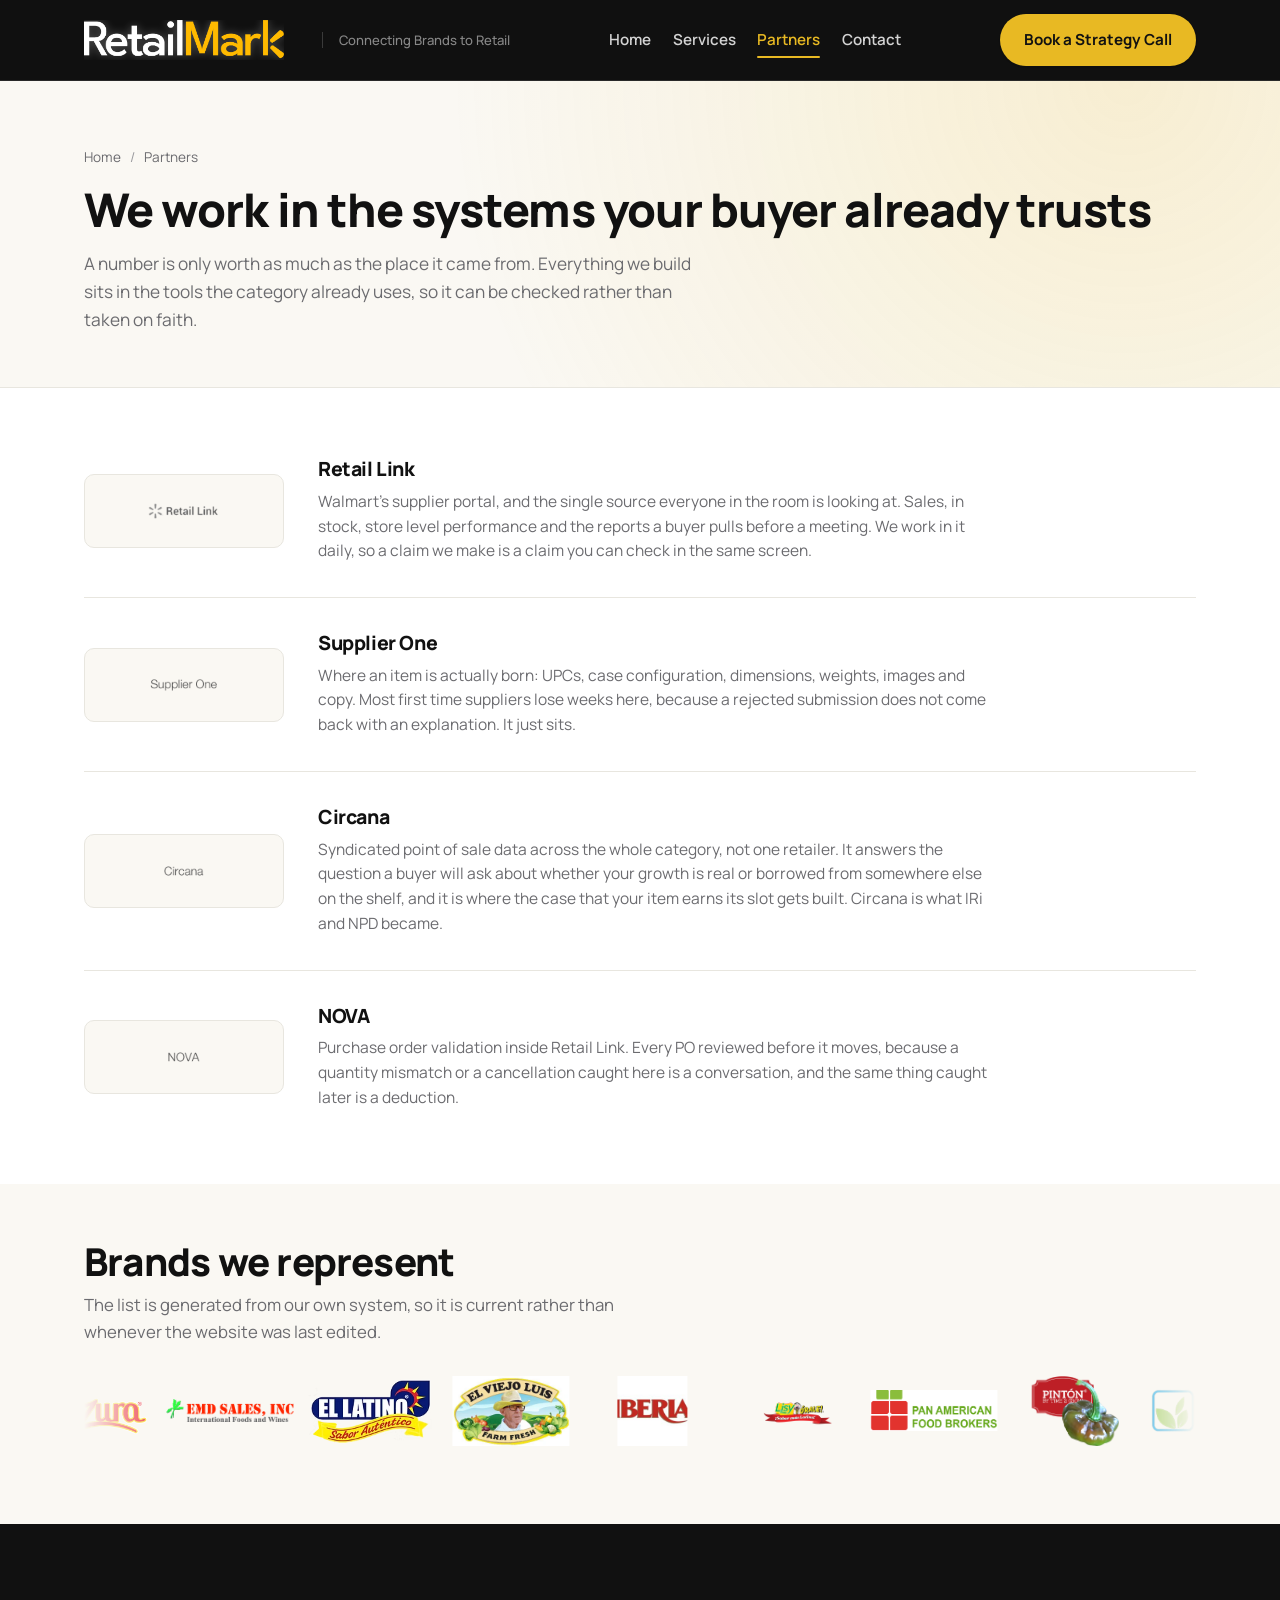
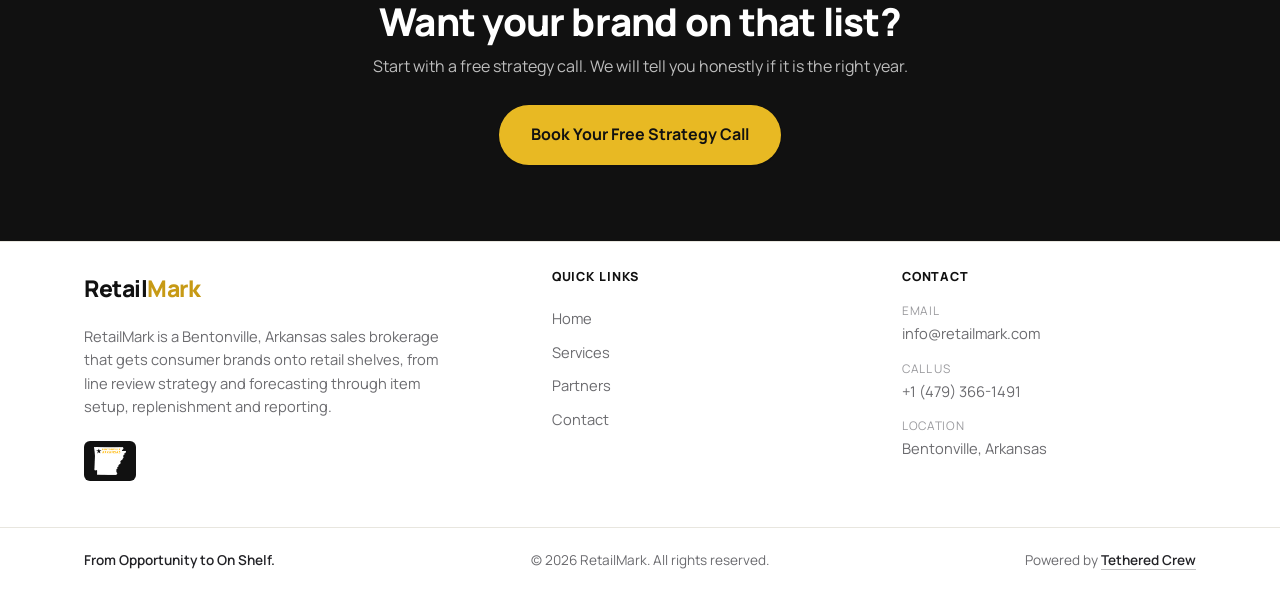
<file: partners.html>
<!DOCTYPE html>
<html lang="en">
<head>
<meta charset="UTF-8">
<meta name="viewport" content="width=device-width, initial-scale=1.0">
<title>Platforms and Brands We Work With</title>
<meta name="description" content="Retail Link, Supplier One, Circana and NOVA: the systems RetailMark works in daily, and the brands we represent.">
<link rel="canonical" href="partners.html">

  <!-- meta:start -->
  <meta property="og:type" content="website">
  <meta property="og:site_name" content="RetailMark">
  <meta property="og:locale" content="en_US">
  <meta property="og:url" content="https://retailmark.com/partners.html">
  <meta property="og:title" content="Platforms and Brands We Work With">
  <meta property="og:description" content="Retail Link, Supplier One, Circana and NOVA: the systems we work in daily, and the brands we represent.">
  <meta property="og:image" content="https://retailmark.com/assets/og-card-v3.png">
  <meta property="og:image:width" content="1200">
  <meta property="og:image:height" content="630">
  <meta property="og:image:alt" content="RetailMark — omnichannel supplier solutions, Bentonville, Arkansas">
  <meta name="twitter:card" content="summary_large_image">
  <meta name="twitter:title" content="Platforms and Brands We Work With">
  <meta name="twitter:description" content="Retail Link, Supplier One, Circana and NOVA: the systems we work in daily, and the brands we represent.">
  <meta name="twitter:image" content="https://retailmark.com/assets/og-card-v3.png">
  <!-- meta:end -->
<link rel="icon" type="image/x-icon" href="assets/favicon.ico">
<link rel="icon" type="image/png" sizes="16x16" href="assets/favicon-16.png">
<link rel="icon" type="image/png" sizes="32x32" href="assets/favicon-32.png">
<link rel="icon" type="image/png" sizes="192x192" href="assets/favicon-192.png">
<link rel="apple-touch-icon" sizes="180x180" href="assets/apple-touch-icon.png">
<meta name="theme-color" content="#1E2024">
<link rel="preconnect" href="https://fonts.googleapis.com">
<link rel="preconnect" href="https://fonts.gstatic.com" crossorigin>
<link href="https://fonts.googleapis.com/css2?family=Manrope:wght@400;500;600;700;800&display=swap" rel="stylesheet">
<script>
/* Sets the flag the reveal rules hang off, in <head> so the hidden state is
   in place before first paint. Anything that stops this line running — an
   error, a blocked script — leaves the page fully visible rather than blank,
   which is the correct way round for this to fail. */
if (!matchMedia('(prefers-reduced-motion: reduce)').matches)
  document.documentElement.classList.add('js-reveal');
</script>
<link rel="stylesheet" href="styles.css?v=20260904g">
</head>

<body>

<!-- The black the glass bar sits on. Every page, not just the home page:
     the bar is translucent, so without this it takes its colour from whatever
     is beneath and nearly vanishes over a pale page hero. Its height is set
     from the header's own measured height by script.js. -->
<div class="bar-band" data-tone="dark" aria-hidden="true"></div>

<header class="site-header">
  <div class="container header-inner">
    <a href="index.html" class="logo" aria-label="RetailMark home">
      <!-- The wordmark as its four letter slices, the same ones the brand band
           animates. The home page opens with only the R and the M showing and
           expands to the full mark once you scroll past the hero; every other
           page just renders it open. See .logo-mark in styles.css. -->
      <svg class="logo-mark" viewBox="0 0 1470 294" aria-hidden="true" focusable="false">
        <image class="lm-r"     href="assets/rm-r.png"     x="0"    y="0" width="172" height="294"/>
        <image class="lm-etail" href="assets/rm-etail.png" x="160"  y="0" width="564" height="294"/>
        <image class="lm-m"     href="assets/rm-m.png"     x="749"  y="0" width="237" height="294"/>
        <image class="lm-ark"   href="assets/rm-ark.png"   x="1006" y="0" width="464" height="294"/>
      </svg>
    </a>
    <span class="lockup-tagline">Connecting Brands to Retail</span>
    <nav class="main-nav">
      <a href="index.html">Home</a>
      <a href="services.html">Services</a>
      <a href="#top" class="current" aria-current="page">Partners</a>
      <a href="contact.html">Contact</a>
    </nav>
    <a href="contact.html" class="btn btn-primary btn-nav">Book a Strategy Call</a>
    <button class="nav-toggle" id="navToggle" aria-label="Toggle menu">
      <span></span><span></span><span></span>
    </button>
  </div>
</header>

<main id="top">

  <section class="page-hero" data-tone="light">
    <div class="container">
      <div class="crumbs"><a href="index.html">Home</a> <span>/</span> Partners</div>
      <h1>We work in the systems your buyer already trusts</h1>
      <p class="page-hero-sub">A number is only worth as much as the place it came from.
        Everything we build sits in the tools the category already uses, so it can be
        checked rather than taken on faith.</p>
    </div>
  </section>

  <section class="platform-list" data-tone="light">
    <div class="container">
      <article class="platform">
        <div class="platform-mark">
          <img src="assets/platforms/retail-link.png" alt="Retail Link" loading="lazy">
        </div>
        <div class="platform-copy">
          <h2>Retail Link</h2>
          <p>Walmart's supplier portal, and the single source everyone in the room is looking at. Sales, in stock, store level performance and the reports a buyer pulls before a meeting. We work in it daily, so a claim we make is a claim you can check in the same screen.</p>
        </div>
      </article>

      <article class="platform">
        <div class="platform-mark">
          <img src="assets/platforms/supplier-one.png" alt="Supplier One" loading="lazy">
        </div>
        <div class="platform-copy">
          <h2>Supplier One</h2>
          <p>Where an item is actually born: UPCs, case configuration, dimensions, weights, images and copy. Most first time suppliers lose weeks here, because a rejected submission does not come back with an explanation. It just sits.</p>
        </div>
      </article>

      <article class="platform">
        <div class="platform-mark">
          <img src="assets/platforms/circana.png" alt="Circana" loading="lazy">
        </div>
        <div class="platform-copy">
          <h2>Circana</h2>
          <p>Syndicated point of sale data across the whole category, not one retailer. It answers the question a buyer will ask about whether your growth is real or borrowed from somewhere else on the shelf, and it is where the case that your item earns its slot gets built. Circana is what IRi and NPD became.</p>
        </div>
      </article>

      <article class="platform">
        <div class="platform-mark">
          <img src="assets/platforms/nova.png" alt="NOVA" loading="lazy">
        </div>
        <div class="platform-copy">
          <h2>NOVA</h2>
          <p>Purchase order validation inside Retail Link. Every PO reviewed before it moves, because a quantity mismatch or a cancellation caught here is a conversation, and the same thing caught later is a deduction.</p>
        </div>
      </article>

    </div>
  </section>

  <section class="partners-brands" data-tone="light">
    <div class="container">
      <h2>Brands we represent</h2>
      <p class="section-sub">The list is generated from our own system, so it is current
        rather than whenever the website was last edited.</p>
      <!-- brands:start -->
        <div class="marquee" data-marquee>
          <div class="marquee-track" style="--items: 14">
            <ul class="marquee-set">
              <li><img src="assets/brands/dulzura.png" alt="Dulzura" width="463" height="212"></li>
              <li><img src="assets/brands/emd.png" alt="EMD" width="600" height="108"></li>
              <li><img src="assets/brands/el-latino.png" alt="El Latino" width="186" height="105"></li>
              <li><img src="assets/brands/el-viejo-luis.png" alt="El Viejo Luis" width="300" height="180"></li>
              <li><img src="assets/brands/iberia.png" alt="Iberia" width="180" height="180"></li>
              <li><img src="assets/brands/lisy-corp.png" alt="Lisy Corp" width="533" height="300"></li>
              <li><img src="assets/brands/pan-america.png" alt="Pan America" width="600" height="190"></li>
              <li><img src="assets/brands/pinton.png" alt="Pinton" width="450" height="300"></li>
              <li><img src="assets/brands/slt-foods.png" alt="SLT Foods" width="370" height="128"></li>
              <li><img src="assets/brands/san-marcos.png" alt="San Marcos" width="407" height="155"></li>
              <li><img src="assets/brands/sinto.png" alt="Sinto" width="369" height="300"></li>
              <li><img src="assets/brands/sunshine-bottling.png" alt="Sunshine Bottling" width="300" height="300"></li>
              <li><img src="assets/brands/tadin.png" alt="Tadin" width="400" height="130"></li>
              <li><img src="assets/brands/titan.png" alt="Titan" width="464" height="300"></li>
            </ul>
            <ul class="marquee-set" aria-hidden="true">
              <li><img src="assets/brands/dulzura.png" alt="Dulzura" width="463" height="212"></li>
              <li><img src="assets/brands/emd.png" alt="EMD" width="600" height="108"></li>
              <li><img src="assets/brands/el-latino.png" alt="El Latino" width="186" height="105"></li>
              <li><img src="assets/brands/el-viejo-luis.png" alt="El Viejo Luis" width="300" height="180"></li>
              <li><img src="assets/brands/iberia.png" alt="Iberia" width="180" height="180"></li>
              <li><img src="assets/brands/lisy-corp.png" alt="Lisy Corp" width="533" height="300"></li>
              <li><img src="assets/brands/pan-america.png" alt="Pan America" width="600" height="190"></li>
              <li><img src="assets/brands/pinton.png" alt="Pinton" width="450" height="300"></li>
              <li><img src="assets/brands/slt-foods.png" alt="SLT Foods" width="370" height="128"></li>
              <li><img src="assets/brands/san-marcos.png" alt="San Marcos" width="407" height="155"></li>
              <li><img src="assets/brands/sinto.png" alt="Sinto" width="369" height="300"></li>
              <li><img src="assets/brands/sunshine-bottling.png" alt="Sunshine Bottling" width="300" height="300"></li>
              <li><img src="assets/brands/tadin.png" alt="Tadin" width="400" height="130"></li>
              <li><img src="assets/brands/titan.png" alt="Titan" width="464" height="300"></li>
            </ul>
          </div>
        </div>
        <!-- brands:end -->
    </div>
  </section>

  <section class="glossary-cta" data-tone="dark">
    <div class="container">
      <h2>Want your brand on that list?</h2>
      <p>Start with a free strategy call. We will tell you honestly if it is the right year.</p>
      <a href="contact.html" class="btn btn-primary btn-lg">Book Your Free Strategy Call</a>
    </div>
  </section>

</main>

<footer class="site-footer">
  <div class="container footer-top">
    <div class="footer-brand">
      <a href="index.html" class="footer-wordmark">Retail<span>Mark</span></a>
      <p>RetailMark is a Bentonville, Arkansas sales brokerage that gets consumer
        brands onto retail shelves, from line review strategy and forecasting
        through item setup, replenishment and reporting.</p>
      <span class="footer-badge">
        <img src="assets/bentonville-arkansas.png" alt="Bentonville, Arkansas">
      </span>
    </div>

    <nav class="footer-col" aria-label="Footer">
      <h2>Quick Links</h2>
      <a href="index.html">Home</a>
      <a href="services.html">Services</a>
      <a href="#top">Partners</a>
      <a href="contact.html">Contact</a>
    </nav>

    <div class="footer-col">
      <h2>Contact</h2>
      <ul class="footer-contact">
        <li><span>Email</span><a href="mailto:info@retailmark.com">info@retailmark.com</a></li>
        <li><span>Call us</span><a href="tel:+14793661491">+1 (479) 366-1491</a></li>
        <li><span>Location</span>Bentonville, Arkansas</li>
      </ul>
    </div>
  </div>

  <div class="container footer-bottom">
    <span class="footer-tagline">From Opportunity to On&nbsp;Shelf.</span>
    <span>&copy; <span id="year"></span> RetailMark. All rights reserved.</span>
    <span class="footer-credit">Powered by <a href="https://tetheredcrew.com/?utm_source=retailmark&amp;utm_medium=footer&amp;utm_campaign=site-credit"
      target="_blank" rel="noopener">Tethered Crew</a></span>
  </div>
</footer>

<script src="script.js?v=20260904g"></script>
</body>
</html>
</file>
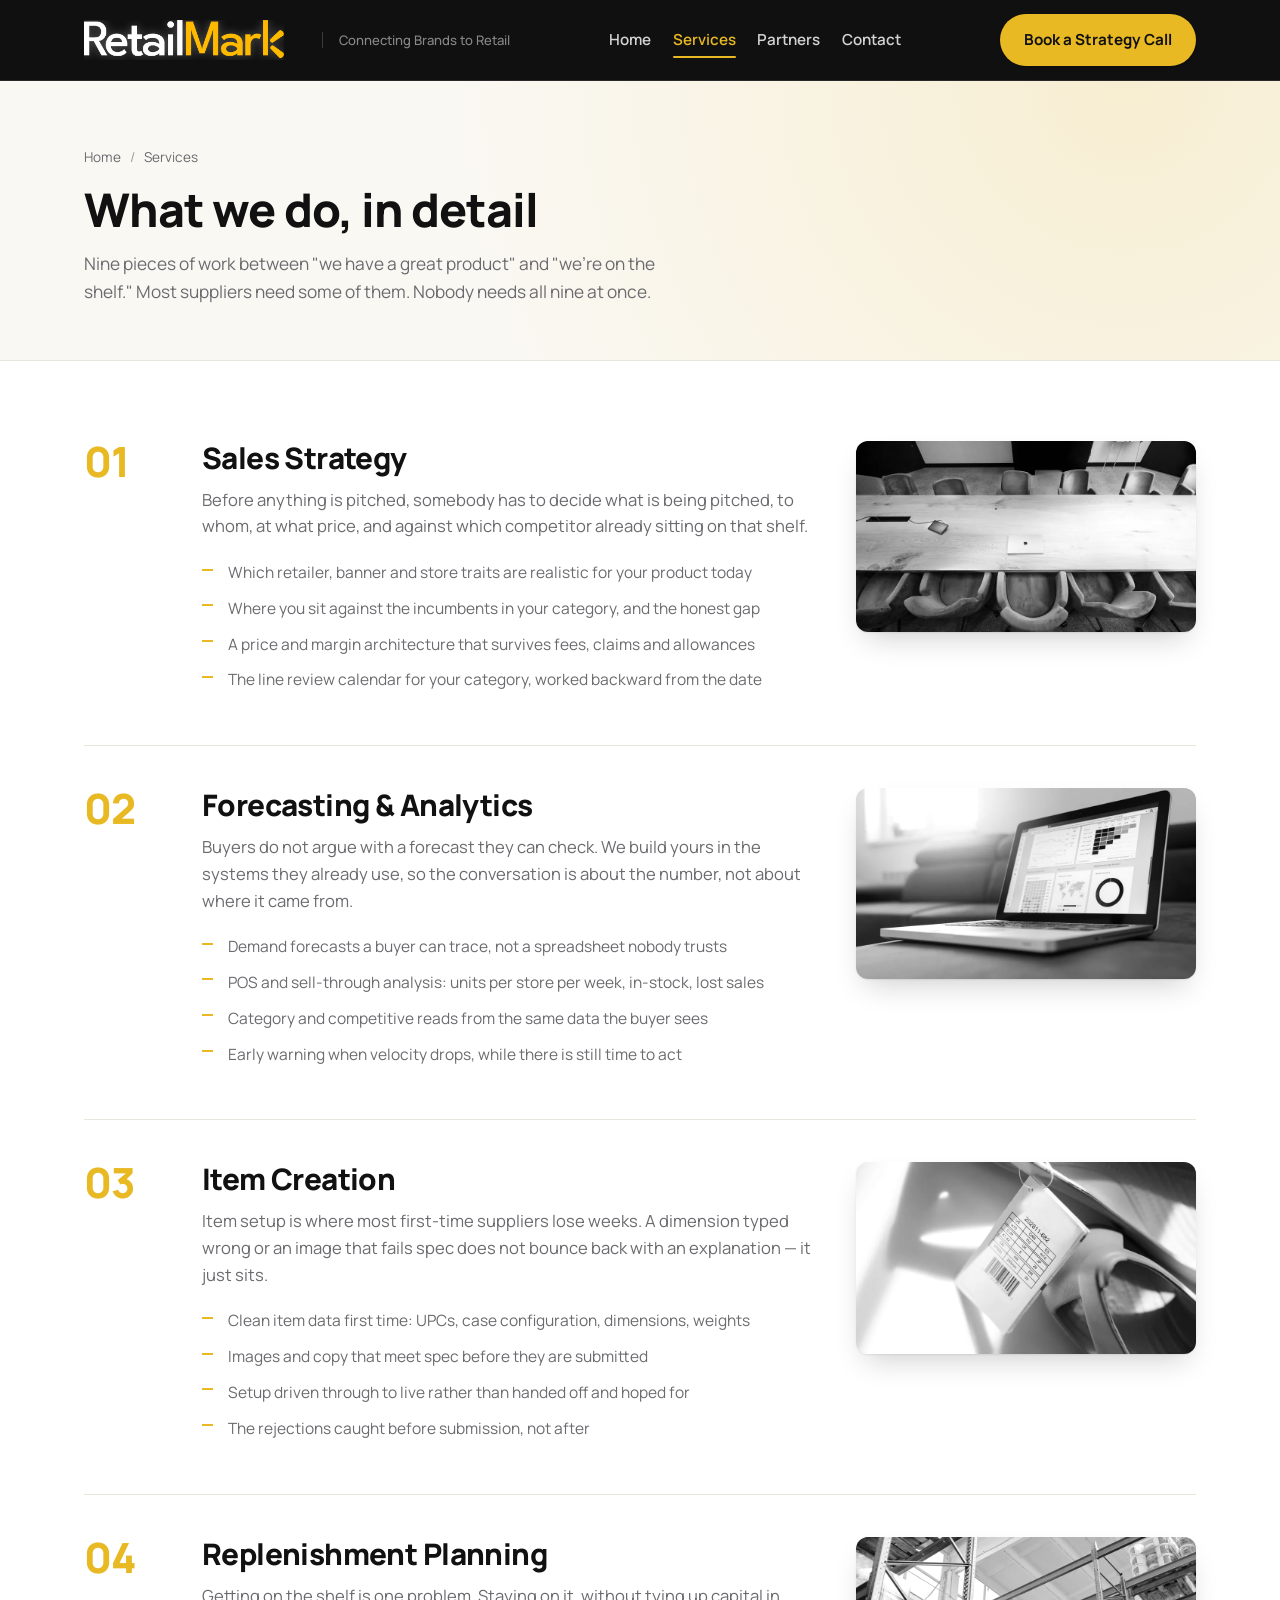
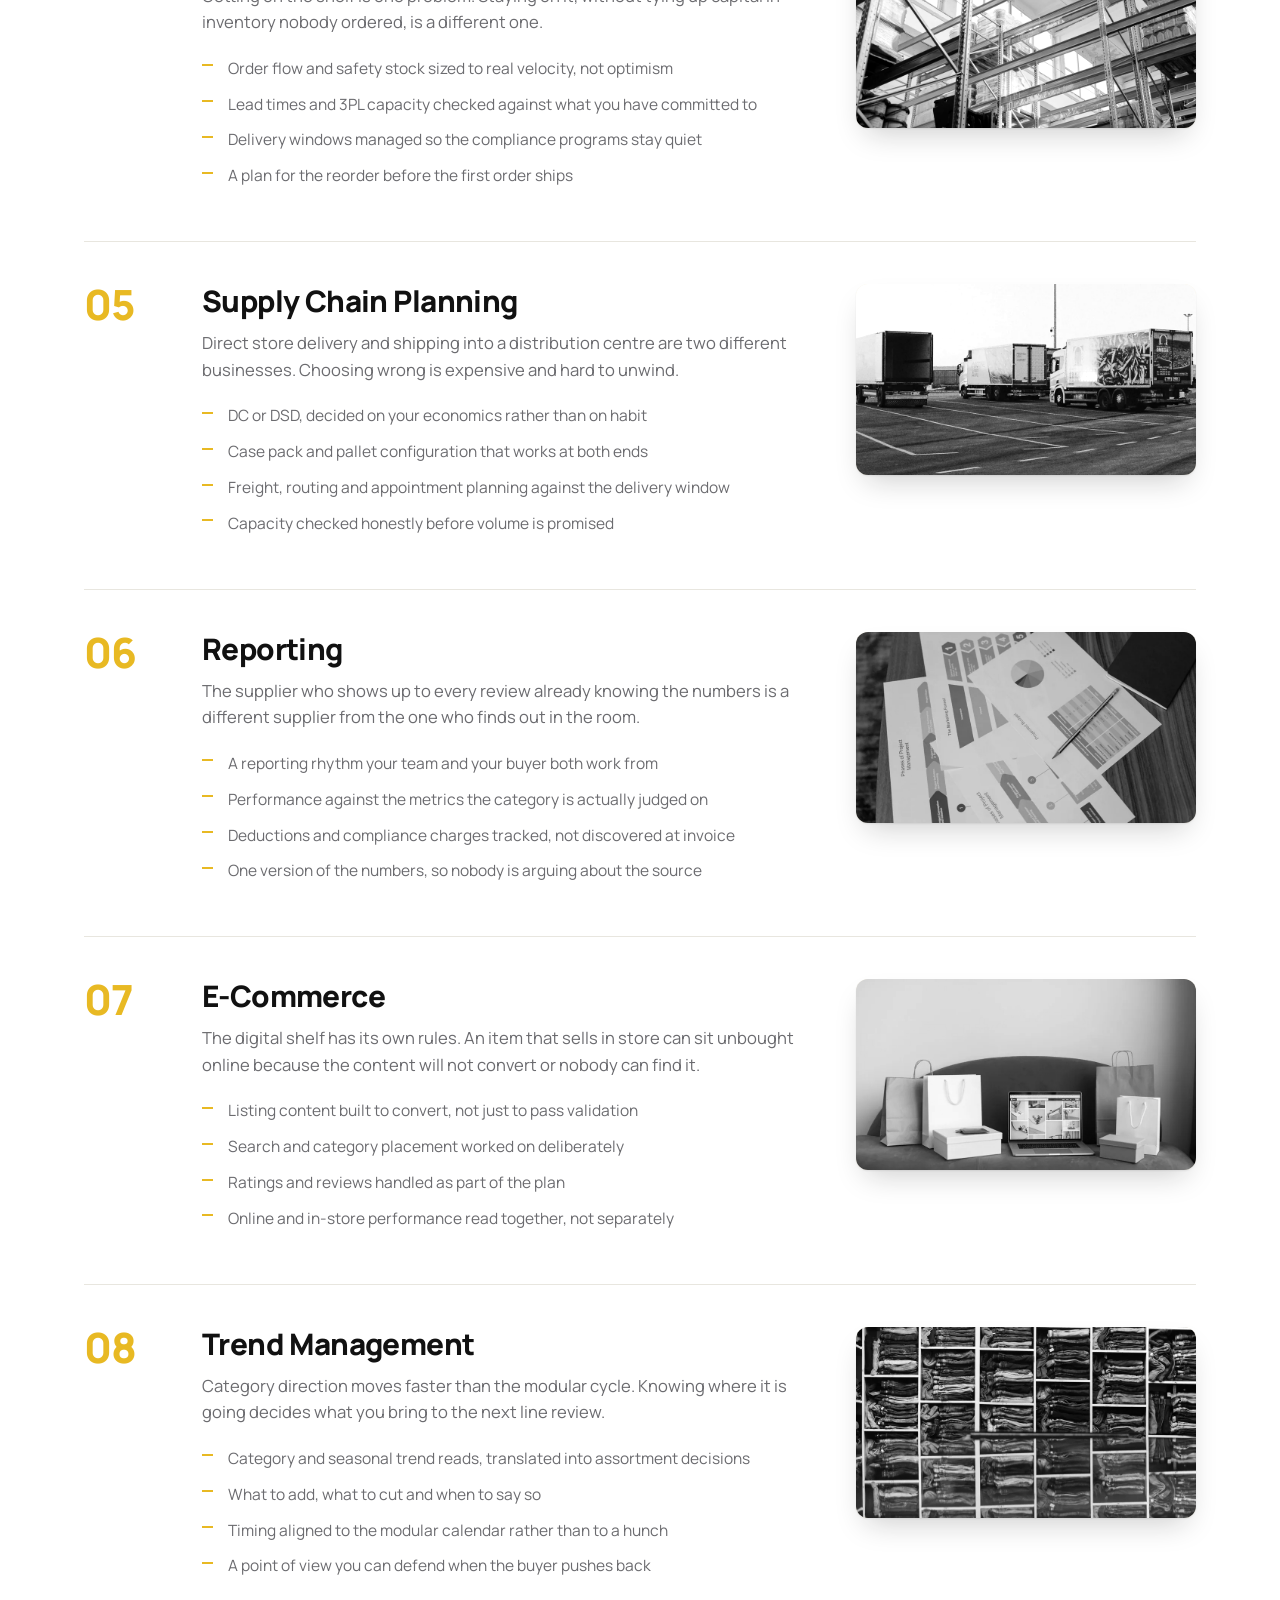
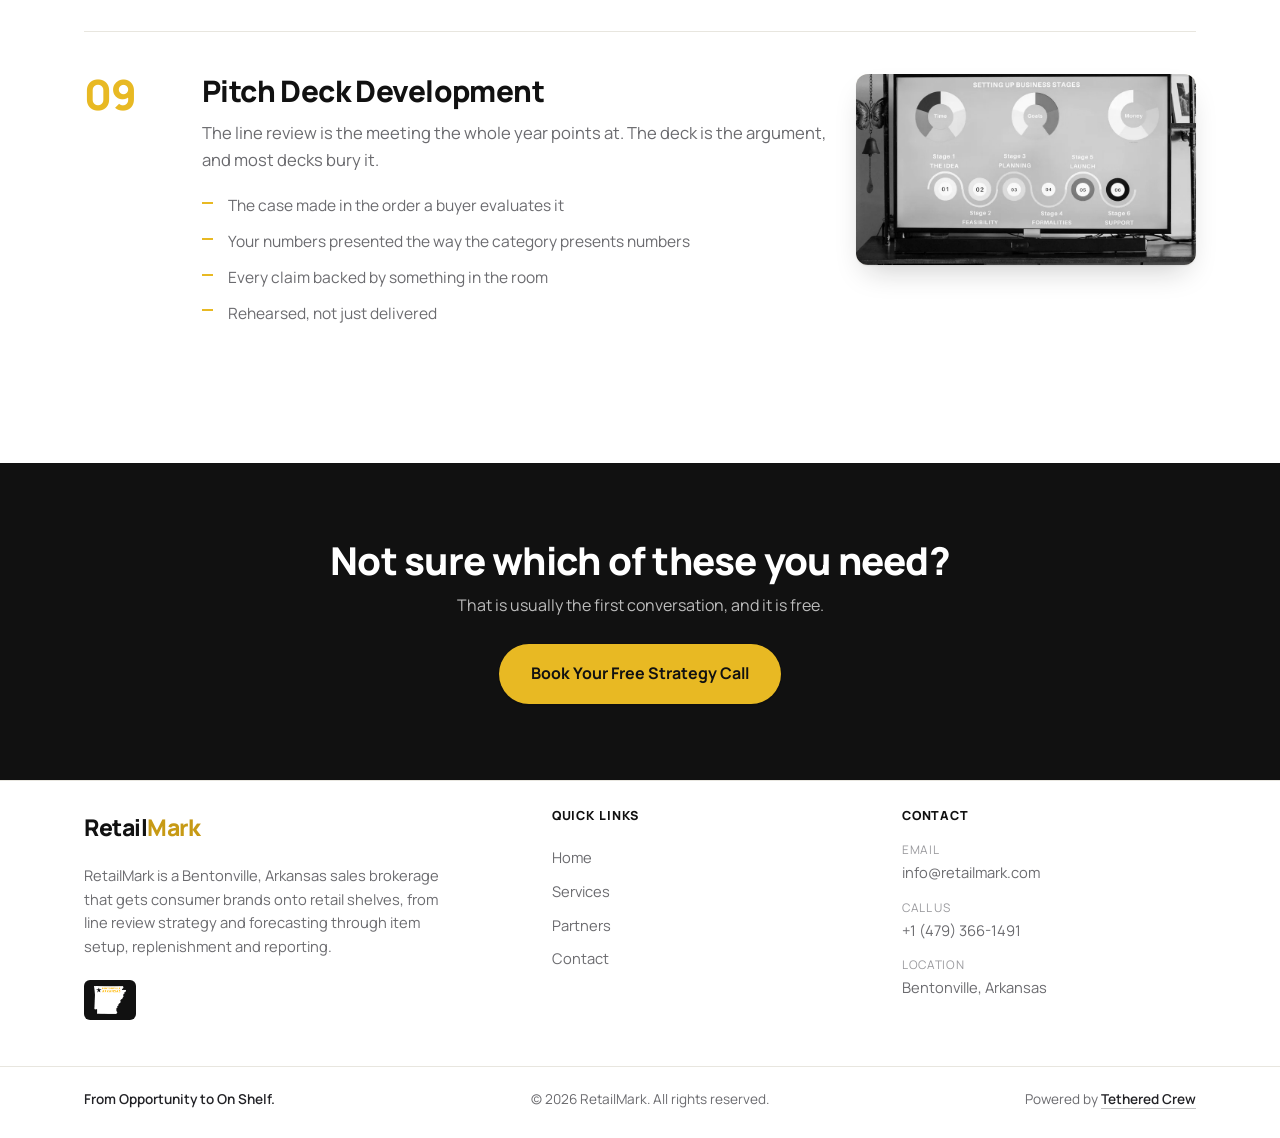
<file: services.html>
<!DOCTYPE html>
<html lang="en">
<head>
<meta charset="UTF-8">
<meta name="viewport" content="width=device-width, initial-scale=1.0">
<title>What RetailMark Does | Services</title>
<meta name="description" content="Sales strategy, forecasting, item setup, replenishment, supply chain, reporting, e-commerce, trend management and line review decks — what RetailMark actually does for a supplier.">
<link rel="canonical" href="services.html">

  <!-- meta:start -->
  <meta property="og:type" content="website">
  <meta property="og:site_name" content="RetailMark">
  <meta property="og:locale" content="en_US">
  <meta property="og:url" content="https://retailmark.com/services.html">
  <meta property="og:title" content="What RetailMark Does | Services">
  <meta property="og:description" content="Sales strategy, forecasting, item setup, replenishment, supply chain, reporting, e-commerce, trend management and line review decks.">
  <meta property="og:image" content="https://retailmark.com/assets/og-card-v3.png">
  <meta property="og:image:width" content="1200">
  <meta property="og:image:height" content="630">
  <meta property="og:image:alt" content="RetailMark — omnichannel supplier solutions, Bentonville, Arkansas">
  <meta name="twitter:card" content="summary_large_image">
  <meta name="twitter:title" content="What RetailMark Does | Services">
  <meta name="twitter:description" content="Sales strategy, forecasting, item setup, replenishment, supply chain, reporting, e-commerce, trend management and line review decks.">
  <meta name="twitter:image" content="https://retailmark.com/assets/og-card-v3.png">
  <!-- meta:end -->
<link rel="icon" type="image/x-icon" href="assets/favicon.ico">
<link rel="icon" type="image/png" sizes="16x16" href="assets/favicon-16.png">
<link rel="icon" type="image/png" sizes="32x32" href="assets/favicon-32.png">
<link rel="icon" type="image/png" sizes="192x192" href="assets/favicon-192.png">
<link rel="apple-touch-icon" sizes="180x180" href="assets/apple-touch-icon.png">
<meta name="theme-color" content="#1E2024">
<link rel="preconnect" href="https://fonts.googleapis.com">
<link rel="preconnect" href="https://fonts.gstatic.com" crossorigin>
<link href="https://fonts.googleapis.com/css2?family=Manrope:wght@400;500;600;700;800&display=swap" rel="stylesheet">
<script>
/* Sets the flag the reveal rules hang off, in <head> so the hidden state is
   in place before first paint. Anything that stops this line running — an
   error, a blocked script — leaves the page fully visible rather than blank,
   which is the correct way round for this to fail. */
if (!matchMedia('(prefers-reduced-motion: reduce)').matches)
  document.documentElement.classList.add('js-reveal');
</script>
<link rel="stylesheet" href="styles.css?v=20260904g">
</head>

<body>

<!-- The black the glass bar sits on. Every page, not just the home page:
     the bar is translucent, so without this it takes its colour from whatever
     is beneath and nearly vanishes over a pale page hero. Its height is set
     from the header's own measured height by script.js. -->
<div class="bar-band" data-tone="dark" aria-hidden="true"></div>

<header class="site-header">
  <div class="container header-inner">
    <a href="index.html" class="logo" aria-label="RetailMark home">
      <!-- The wordmark as its four letter slices, the same ones the brand band
           animates. The home page opens with only the R and the M showing and
           expands to the full mark once you scroll past the hero; every other
           page just renders it open. See .logo-mark in styles.css. -->
      <svg class="logo-mark" viewBox="0 0 1470 294" aria-hidden="true" focusable="false">
        <image class="lm-r"     href="assets/rm-r.png"     x="0"    y="0" width="172" height="294"/>
        <image class="lm-etail" href="assets/rm-etail.png" x="160"  y="0" width="564" height="294"/>
        <image class="lm-m"     href="assets/rm-m.png"     x="749"  y="0" width="237" height="294"/>
        <image class="lm-ark"   href="assets/rm-ark.png"   x="1006" y="0" width="464" height="294"/>
      </svg>
    </a>
    <span class="lockup-tagline">Connecting Brands to Retail</span>
    <nav class="main-nav">
      <a href="index.html">Home</a>
      <a href="#top" class="current" aria-current="page">Services</a>
      <a href="partners.html">Partners</a>
      <a href="contact.html">Contact</a>
    </nav>
    <a href="contact.html" class="btn btn-primary btn-nav">Book a Strategy Call</a>
    <button class="nav-toggle" id="navToggle" aria-label="Toggle menu">
      <span></span><span></span><span></span>
    </button>
  </div>
</header>

<main id="top">

  <section class="page-hero" data-tone="light">
    <div class="container">
      <div class="crumbs"><a href="index.html">Home</a> <span>/</span> Services</div>
      <h1>What we do, in detail</h1>
      <p class="page-hero-sub">Nine pieces of work between "we have a great product" and "we're on the shelf."
        Most suppliers need some of them. Nobody needs all nine at once.</p>
    </div>
  </section>

  <section class="services-detail" data-tone="light">
    <div class="container">
      <article class="svc" id="sales-strategy">
        <div class="svc-num">01</div>
        <div class="svc-body">
          <h2>Sales Strategy</h2>
          <p class="svc-lede">Before anything is pitched, somebody has to decide what is being pitched, to whom, at what price, and against which competitor already sitting on that shelf.</p>
          <ul class="svc-list">
          <li>Which retailer, banner and store traits are realistic for your product today</li>
          <li>Where you sit against the incumbents in your category, and the honest gap</li>
          <li>A price and margin architecture that survives fees, claims and allowances</li>
          <li>The line review calendar for your category, worked backward from the date</li>
          </ul>
        </div>
        <div class="svc-media">
          <img src="assets/services/sales-strategy.webp" alt="" aria-hidden="true"
               width="900" height="506" loading="lazy" decoding="async">
        </div>
</article>

      <article class="svc" id="forecasting-analytics">
        <div class="svc-num">02</div>
        <div class="svc-body">
          <h2>Forecasting &amp; Analytics</h2>
          <p class="svc-lede">Buyers do not argue with a forecast they can check. We build yours in the systems they already use, so the conversation is about the number, not about where it came from.</p>
          <ul class="svc-list">
          <li>Demand forecasts a buyer can trace, not a spreadsheet nobody trusts</li>
          <li>POS and sell-through analysis: units per store per week, in-stock, lost sales</li>
          <li>Category and competitive reads from the same data the buyer sees</li>
          <li>Early warning when velocity drops, while there is still time to act</li>
          </ul>
        </div>
        <div class="svc-media">
          <img src="assets/services/forecasting-analytics.webp" alt="" aria-hidden="true"
               width="900" height="506" loading="lazy" decoding="async">
        </div>
</article>

      <article class="svc" id="item-creation">
        <div class="svc-num">03</div>
        <div class="svc-body">
          <h2>Item Creation</h2>
          <p class="svc-lede">Item setup is where most first-time suppliers lose weeks. A dimension typed wrong or an image that fails spec does not bounce back with an explanation — it just sits.</p>
          <ul class="svc-list">
          <li>Clean item data first time: UPCs, case configuration, dimensions, weights</li>
          <li>Images and copy that meet spec before they are submitted</li>
          <li>Setup driven through to live rather than handed off and hoped for</li>
          <li>The rejections caught before submission, not after</li>
          </ul>
        </div>
        <div class="svc-media">
          <img src="assets/services/item-creation.webp" alt="" aria-hidden="true"
               width="900" height="506" loading="lazy" decoding="async">
        </div>
</article>

      <article class="svc" id="replenishment-planning">
        <div class="svc-num">04</div>
        <div class="svc-body">
          <h2>Replenishment Planning</h2>
          <p class="svc-lede">Getting on the shelf is one problem. Staying on it, without tying up capital in inventory nobody ordered, is a different one.</p>
          <ul class="svc-list">
          <li>Order flow and safety stock sized to real velocity, not optimism</li>
          <li>Lead times and 3PL capacity checked against what you have committed to</li>
          <li>Delivery windows managed so the compliance programs stay quiet</li>
          <li>A plan for the reorder before the first order ships</li>
          </ul>
        </div>
        <div class="svc-media">
          <img src="assets/services/replenishment-planning.webp" alt="" aria-hidden="true"
               width="900" height="506" loading="lazy" decoding="async">
        </div>
</article>

      <article class="svc" id="supply-chain-planning">
        <div class="svc-num">05</div>
        <div class="svc-body">
          <h2>Supply Chain Planning</h2>
          <p class="svc-lede">Direct store delivery and shipping into a distribution centre are two different businesses. Choosing wrong is expensive and hard to unwind.</p>
          <ul class="svc-list">
          <li>DC or DSD, decided on your economics rather than on habit</li>
          <li>Case pack and pallet configuration that works at both ends</li>
          <li>Freight, routing and appointment planning against the delivery window</li>
          <li>Capacity checked honestly before volume is promised</li>
          </ul>
        </div>
        <div class="svc-media">
          <img src="assets/services/supply-chain-planning.webp" alt="" aria-hidden="true"
               width="900" height="506" loading="lazy" decoding="async">
        </div>
</article>

      <article class="svc" id="reporting">
        <div class="svc-num">06</div>
        <div class="svc-body">
          <h2>Reporting</h2>
          <p class="svc-lede">The supplier who shows up to every review already knowing the numbers is a different supplier from the one who finds out in the room.</p>
          <ul class="svc-list">
          <li>A reporting rhythm your team and your buyer both work from</li>
          <li>Performance against the metrics the category is actually judged on</li>
          <li>Deductions and compliance charges tracked, not discovered at invoice</li>
          <li>One version of the numbers, so nobody is arguing about the source</li>
          </ul>
        </div>
        <div class="svc-media">
          <img src="assets/services/reporting.webp" alt="" aria-hidden="true"
               width="900" height="506" loading="lazy" decoding="async">
        </div>
</article>

      <article class="svc" id="e-commerce">
        <div class="svc-num">07</div>
        <div class="svc-body">
          <h2>E-Commerce</h2>
          <p class="svc-lede">The digital shelf has its own rules. An item that sells in store can sit unbought online because the content will not convert or nobody can find it.</p>
          <ul class="svc-list">
          <li>Listing content built to convert, not just to pass validation</li>
          <li>Search and category placement worked on deliberately</li>
          <li>Ratings and reviews handled as part of the plan</li>
          <li>Online and in-store performance read together, not separately</li>
          </ul>
        </div>
        <div class="svc-media">
          <img src="assets/services/e-commerce.webp" alt="" aria-hidden="true"
               width="900" height="506" loading="lazy" decoding="async">
        </div>
</article>

      <article class="svc" id="trend-management">
        <div class="svc-num">08</div>
        <div class="svc-body">
          <h2>Trend Management</h2>
          <p class="svc-lede">Category direction moves faster than the modular cycle. Knowing where it is going decides what you bring to the next line review.</p>
          <ul class="svc-list">
          <li>Category and seasonal trend reads, translated into assortment decisions</li>
          <li>What to add, what to cut and when to say so</li>
          <li>Timing aligned to the modular calendar rather than to a hunch</li>
          <li>A point of view you can defend when the buyer pushes back</li>
          </ul>
        </div>
        <div class="svc-media">
          <img src="assets/services/trend-management.webp" alt="" aria-hidden="true"
               width="900" height="506" loading="lazy" decoding="async">
        </div>
</article>

      <article class="svc" id="pitch-deck-development">
        <div class="svc-num">09</div>
        <div class="svc-body">
          <h2>Pitch Deck Development</h2>
          <p class="svc-lede">The line review is the meeting the whole year points at. The deck is the argument, and most decks bury it.</p>
          <ul class="svc-list">
          <li>The case made in the order a buyer evaluates it</li>
          <li>Your numbers presented the way the category presents numbers</li>
          <li>Every claim backed by something in the room</li>
          <li>Rehearsed, not just delivered</li>
          </ul>
        </div>
        <div class="svc-media">
          <img src="assets/services/pitch-deck-development.webp" alt="" aria-hidden="true"
               width="900" height="506" loading="lazy" decoding="async">
        </div>
</article>

    </div>
  </section>

  <section class="glossary-cta" data-tone="dark">
    <div class="container">
      <h2>Not sure which of these you need?</h2>
      <p>That is usually the first conversation, and it is free.</p>
      <a href="index.html#contact" class="btn btn-primary btn-lg">Book Your Free Strategy Call</a>
    </div>
  </section>

</main>

<footer class="site-footer">
  <div class="container footer-top">
    <div class="footer-brand">
      <a href="index.html" class="footer-wordmark">Retail<span>Mark</span></a>
      <p>RetailMark is a Bentonville, Arkansas sales brokerage that gets consumer
        brands onto retail shelves, from line review strategy and forecasting
        through item setup, replenishment and reporting.</p>
      <span class="footer-badge">
        <img src="assets/bentonville-arkansas.png" alt="Bentonville, Arkansas">
      </span>
    </div>

    <nav class="footer-col" aria-label="Footer">
      <h2>Quick Links</h2>
      <a href="index.html">Home</a>
      <a href="#top">Services</a>
      <a href="partners.html">Partners</a>
      <a href="contact.html">Contact</a>
    </nav>

    <div class="footer-col">
      <h2>Contact</h2>
      <ul class="footer-contact">
        <li><span>Email</span><a href="mailto:info@retailmark.com">info@retailmark.com</a></li>
        <li><span>Call us</span><a href="tel:+14793661491">+1 (479) 366-1491</a></li>
        <li><span>Location</span>Bentonville, Arkansas</li>
      </ul>
    </div>
  </div>

  <div class="container footer-bottom">
    <span class="footer-tagline">From Opportunity to On&nbsp;Shelf.</span>
    <span>&copy; <span id="year"></span> RetailMark. All rights reserved.</span>
    <span class="footer-credit">Powered by <a href="https://tetheredcrew.com/?utm_source=retailmark&amp;utm_medium=footer&amp;utm_campaign=site-credit"
      target="_blank" rel="noopener">Tethered Crew</a></span>
  </div>
</footer>

<script src="script.js?v=20260904g"></script>
</body>
</html>
</file>
<file: styles.css>
:root {
  --black: #111111;
  /* The ink as an rgb triple, because rgba() cannot take a hex custom
     property. Every rgba(var(--ink-rgb), ...) below depends on this line
     existing: an rgba() whose variable is undefined is invalid at
     computed-value time, which resolves to transparent rather than falling
     back to an earlier declaration. That is exactly how the header lost its
     background and put white nav text on a cream hero. */
  --ink-rgb: 17, 17, 17;
  --ink-raised: #141414;
  --card-dark: #1a1a1e;
  --card-border: #35353a;
  --on-dark-muted: #C9C9CC;

  /* Glass. Deliberately only three of these: backdrop-filter makes the browser
     sample and blur what is behind the element on every frame it moves, so it
     is cheap on a handful of things and expensive on a grid of nine. It also
     only SHOWS where something varied sits behind it — over a flat fill it is
     an invisible cost. Both are why it is on the ghost button, the contact
     form and the quote card, and nowhere else. */
  --glass-blur: blur(14px) saturate(1.35);
  --glass-light: rgba(255, 255, 255, 0.55);
  --glass-dark: rgba(255, 255, 255, 0.045);
  --charcoal: #222226;
  --gold: #E8B923;
  --gold-light: #F5D566;
  --gold-dark: #C79A15;
  /* The same gold taken down until it clears 4.5:1 on cream. --gold-dark is
     2.45:1 there, which is fine as a border or an underline and is not fine as
     text — and the adaptive header puts the current-page link in it the moment
     the bar passes over a light section. Used only where the accent has to be
     read as type on a light ground. */
  --gold-ink: #81650D;
  --gold-soft: rgba(232, 185, 35, 0.12);
  /* The cycling word in the hero headline. --gold is 1.74:1 on cream and
     --gold-dark is 2.45:1 — both fail the 3:1 that large display type needs,
     and this is the biggest, boldest thing on the page. --gold-ink (5.21:1)
     passes but reads olive-brown and throws away the point of an accent. This
     is 3.47:1: the brightest gold that still clears the bar. */
  --gold-hero: #A87F0E;

  /* Picture framing. One radius and one shadow for every photograph on the
     site, so the hero strips and the service cards are visibly the same
     treatment rather than two near-misses. The shadow is two layers on
     purpose: a tight dark one for the contact edge, a wide soft one for the
     lift. A single blur does one or the other, never both. */
  --frame-radius: 12px;
  --shadow-frame: 0 1px 2px rgba(17, 17, 17, 0.07), 0 14px 30px -10px rgba(17, 17, 17, 0.22);
  --cream: #FAF8F3;
  --gray: #6B6B6F;
  --gray-light: #9A9A9E;
  --border: #E8E6DF;
  --radius: 10px;
  --radius-lg: 16px;
  --max-width: 1160px;
  /* The one gutter every row on the site starts from.

     It reproduces what the old centred 1160px container gave a section — at
     1512 that is exactly 200px, at 1200 exactly 44px — so unifying the site on
     this line brings the header, hero and brand band IN to meet the sections,
     rather than pushing the sections out to the screen edges. Capped at 260 so
     a wide monitor does not strand everything in a narrow column down the
     middle the way a plain centred container would at 724px. */
  --edge: clamp(24px, calc((100vw - 1160px) / 2 + 24px), 260px);
  --hero-copy: clamp(440px, 44vw, 620px);   /* the hero copy column; the photo panel takes the rest */   /* the hero's left column; the render takes the rest */
  --ease: cubic-bezier(0.16, 1, 0.3, 1);
  --shadow-sm: 0 1px 2px rgba(var(--ink-rgb), 0.04), 0 1px 3px rgba(var(--ink-rgb), 0.03);
  --shadow-md: 0 8px 24px rgba(var(--ink-rgb), 0.07), 0 2px 6px rgba(var(--ink-rgb), 0.04);
  --shadow-lg: 0 24px 48px rgba(var(--ink-rgb), 0.14), 0 8px 16px rgba(var(--ink-rgb), 0.06);
  --shadow-gold: 0 10px 24px rgba(199, 154, 21, 0.28);
}

* { box-sizing: border-box; margin: 0; padding: 0; }

html { scroll-behavior: smooth; }

body {
  font-family: "Manrope", -apple-system, BlinkMacSystemFont, "Segoe UI", Roboto, Helvetica, Arial, sans-serif;
  color: var(--black);
  background: #fff;
  line-height: 1.6;
  -webkit-font-smoothing: antialiased;
}

.container {
  max-width: var(--max-width);
  margin: 0 auto;
  padding: 0 24px;
}

h1, h2, h3 { line-height: 1.15; font-weight: 800; letter-spacing: -0.02em; }
h2 { font-size: clamp(1.7rem, 3vw, 2.4rem); margin-bottom: 14px; }
h3 { font-size: 1.15rem; margin-bottom: 10px; }
p { color: var(--gray); }

a { color: inherit; text-decoration: none; }

::selection { background: var(--gold); color: var(--black); }

a:focus-visible,
button:focus-visible,
input:focus-visible,
textarea:focus-visible {
  outline: 2px solid var(--gold-dark);
  outline-offset: 3px;
  border-radius: 4px;
}

.section-sub {
  color: var(--gray);
  max-width: 560px;
  margin-bottom: 48px;
  font-size: 1.05rem;
}

/* Buttons */
.btn {
  display: inline-flex;
  align-items: center;
  justify-content: center;
  padding: 12px 22px;
  border-radius: 999px;
  font-weight: 700;
  font-size: 0.95rem;
  cursor: pointer;
  border: 2px solid transparent;
  transition: transform 0.2s var(--ease), box-shadow 0.2s var(--ease), background 0.2s var(--ease), color 0.2s var(--ease);
  white-space: nowrap;
}
.btn-primary {
  background: var(--gold);
  color: var(--black);
  box-shadow: var(--shadow-sm);
}
.btn-primary:hover {
  background: var(--gold-dark);
  transform: translateY(-2px);
  box-shadow: var(--shadow-gold);
}
.btn-primary:active {
  transform: translateY(0);
  box-shadow: var(--shadow-sm);
}
/* The frost alone did nothing here. The hero behind this button is very nearly
   flat cream, and a blur with nothing to blur is just a pale fill — Caleb
   spotted that it did not read as glass at all.

   Glass is legible because of what it does to light, not because of the blur:
   a bright edge along the top where it catches, and colour thrown onto the
   surface beneath it. So the frost stays for the browsers that show it, and
   the gold glow underneath plus the inset highlight along the top do the
   actual work. Those two need nothing behind them to be visible. */
.btn-ghost {
  background: var(--glass-light);
  backdrop-filter: var(--glass-blur);
  -webkit-backdrop-filter: var(--glass-blur);
  border-color: rgba(var(--ink-rgb), 0.42);
  color: var(--black);
  box-shadow:
    /* colour cast onto the page beneath, as a pane of tinted glass would */
    0 8px 22px -6px rgba(232, 185, 35, 0.55),
    0 2px 6px rgba(var(--ink-rgb), 0.06),
    /* the lit top edge, which is the part the eye reads as glass */
    inset 0 1px 0 rgba(255, 255, 255, 0.9);
}
.btn-ghost:hover {
  background: var(--black);
  color: #fff;
  transform: translateY(-2px);
  /* the glow warms and spreads as it lifts, rather than being swapped for a
     neutral shadow that would read as a different button */
  box-shadow:
    0 12px 28px -6px rgba(232, 185, 35, 0.7),
    0 4px 10px rgba(var(--ink-rgb), 0.14);
}
.btn-ghost:active {
  transform: translateY(0);
  box-shadow: 0 4px 12px -4px rgba(232, 185, 35, 0.5);
}
/* The ghost button on the hero. Its light pane and dark type were drawn for a
   cream ground; on the scrim that is a white lozenge shouting louder than the
   gold primary beside it, which inverts the two buttons' importance. Here it
   is the outline it is meant to be — and the frost finally has something worth
   blurring behind it, which the cream version never did. */
.hero .btn-ghost {
  background: rgba(255, 255, 255, 0.1);
  border-color: rgba(255, 255, 255, 0.55);
  color: #fff;
  box-shadow:
    0 8px 22px -6px rgba(17, 17, 17, 0.45),
    inset 0 1px 0 rgba(255, 255, 255, 0.28);
}
.hero .btn-ghost:hover {
  background: #fff;
  color: var(--black);
  box-shadow:
    0 12px 28px -6px rgba(232, 185, 35, 0.5),
    0 4px 10px rgba(17, 17, 17, 0.35);
}

.btn-lg { padding: 15px 30px; font-size: 1rem; }
.btn-block { width: 100%; }
.btn-nav { display: inline-flex; }

/* Header */
.site-header {
  /* sticky also makes this the containing block the open menu hangs off */
  position: sticky;
  top: 0;
  background: rgba(255,255,255,0.92);
  backdrop-filter: blur(8px);
  border-bottom: 1px solid var(--border);
  z-index: 100;
  transition: box-shadow 0.25s var(--ease), border-color 0.25s var(--ease);
}
.site-header.is-scrolled {
  box-shadow: 0 4px 20px rgba(var(--ink-rgb), 0.06);
  border-bottom-color: transparent;
}
.header-inner {
  display: flex;
  align-items: center;
  justify-content: space-between;
  padding-top: 14px;
  padding-bottom: 14px;
  gap: 24px;
}
.logo {
  display: flex;
  align-items: center;
  flex-shrink: 0;
  background: var(--black);
  border-radius: 8px;
  /* Sized to fill the header, not to grow it. The bar's height is set by the
     tallest thing in it — the CTA button at 52px — so the logo pill is built
     to match that exactly and the banner does not move.

     Uses retailmark-wordmark.png, which is the master logo cropped to its ink.
     The master has the padding baked in: the wordmark is only 49% of that
     file's height, so setting a height on it sized mostly empty space and left
     the mark stranded in the middle of the black pill. Do not swap this back
     to retailmark-logo.png without re-tuning the numbers below. */
  padding: 10px 14px;
  transition: transform 0.2s var(--ease), box-shadow 0.2s var(--ease);
}
.logo:hover {
  transform: translateY(-1px);
  box-shadow: var(--shadow-sm);
}
.main-nav {
  display: flex;
  gap: clamp(18px, 1.7vw, 28px);
  flex: 1;
  justify-content: center;
}
.main-nav a {
  position: relative;
  /* "Why Us" is two words and wrapped to two lines the moment the bar got
     tight, which reads as a broken header rather than as a full one. The bar
     runs out of room instead, and the breakpoints below handle that. */
  white-space: nowrap;
  font-weight: 600;
  font-size: 0.95rem;
  color: var(--charcoal);
  padding: 4px 0;
  transition: color 0.2s var(--ease);
}
.main-nav a::after {
  content: "";
  position: absolute;
  left: 0;
  right: 100%;
  bottom: -2px;
  height: 2px;
  background: var(--gold-dark);
  border-radius: 2px;
  transition: right 0.25s var(--ease);
}
.main-nav a:hover { color: var(--gold-dark); }
.main-nav a:hover::after { right: 0; }
.nav-toggle {
  display: none;
  flex-direction: column;
  gap: 5px;
  background: none;
  border: none;
  cursor: pointer;
  padding: 4px;
}
.nav-toggle span {
  width: 24px;
  height: 2px;
  background: var(--black);
  border-radius: 2px;
  transition: transform 0.2s var(--ease), opacity 0.2s var(--ease);
}

/* Hero */
.hero {
  padding: 104px 0 76px;
  /* Tall enough to give the photograph room to be a photograph. Under this it
     is a letterbox strip behind some type rather than a picture of a store. */
  min-height: min(88vh, 1200px);
  display: flex;
  align-items: center;
  /* The ground behind the photographs, so a cross-fade never dissolves to
     white and the hero is still a dark block if the images never arrive. */
  background: #2B2B2E;
  color: #fff;
  position: relative;
  overflow: hidden;
}

/* --------------------------------------------------------------------------
   The hero photograph, and the grey over it
   A stack of store interiors cross-fading in place, with a scrim on top. The
   scrim is the whole reason the type is readable: a photograph of a lit
   supermarket is bright, busy and high-contrast everywhere, which is the worst
   possible ground for white text.

   It is a gradient rather than a flat wash, and left-weighted, so the copy
   column sits on something near-solid while the right side of the frame stays
   a picture. A flat 85% wash over the whole thing reads as a grey rectangle
   that happens to have a photo in it; this reads as a photograph the type is
   standing on.
   -------------------------------------------------------------------------- */
.hero-bg { position: absolute; inset: 0; z-index: 0; }
.hero-bg img {
  position: absolute;
  inset: 0;
  width: 100%;
  height: 100%;
  object-fit: cover;
  /* Greyscale here rather than baked into the files, as everywhere else on the
     site: one asset serves either decision. The lift stops the darker frames
     going muddy once the scrim is over them. */
  filter: grayscale(1) contrast(1.06) brightness(1.02);
  opacity: 0;
  transition: opacity 1.25s var(--ease);
}
.hero-bg img.on { opacity: 1; }
/* before the script runs, and if it never does, hold the first frame */
.hero-bg img:first-child { opacity: 1; }

.hero::after {
  content: "";
  position: absolute;
  inset: 0;
  z-index: 0;
  pointer-events: none;
  background:
    /* the grey, heaviest under the copy and thinning across the frame */
    linear-gradient(100deg,
      rgba(30, 30, 33, 0.95) 0%,
      rgba(30, 30, 33, 0.93) 34%,
      rgba(30, 30, 33, 0.78) 58%,
      rgba(30, 30, 33, 0.55) 82%,
      rgba(30, 30, 33, 0.48) 100%),
    /* a little extra under the header, which is a black bar over a photograph
       that might be pale at the top, and along the bottom edge where the hero
       meets the next band */
    linear-gradient(to bottom,
      rgba(17, 17, 17, 0.5) 0%,
      rgba(17, 17, 17, 0) 22%,
      rgba(17, 17, 17, 0) 78%,
      rgba(17, 17, 17, 0.45) 100%);
}

/* Narrow enough and there is no room for a photograph beside the copy — the
   type runs most of the width, so the scrim has to run all of it. 900 rather
   than a phone breakpoint because that is where the copy column stops being
   capped and starts reaching into the part of the frame the picture shows
   through: at 768 the last words of the paragraph were sitting on a lit shelf.
   */
@media (max-width: 900px) {
  .hero::after {
    background:
      linear-gradient(180deg,
        rgba(24, 24, 27, 0.92) 0%,
        rgba(24, 24, 27, 0.9) 60%,
        rgba(24, 24, 27, 0.94) 100%);
  }
}
.hero-inner { position: relative; }
.hero-badge {
  display: inline-flex;
  align-items: center;
  justify-content: center;
  background: var(--black);
  color: var(--gold);
  /* Driven by the SAME 29vw as the pill's width below, which is the whole
     trick: the two then clamp at the same viewport widths and the line fills
     the same fraction of the pill at every size. Given its own vw coefficient
     the font hit its floor at 1042 while the pill was still growing from 875,
     so between those the text sat marooned in a widening bubble — 0.93 full on
     a phone and 0.82 on a desktop. When the lockup grew from 24vw to 29vw
     every number here was scaled by that same 1.208, floor and ceiling
     included, which is what preserved it: font over pill went 14.08/330 to
     17.12/400, and measured across 390 to 2560 the fill is now flat to three
     decimals. Change one and change all three. */
  font-size: clamp(0.68rem, 1.24vw, 1.07rem);
  font-weight: 700;
  letter-spacing: 0.04em;
  text-transform: uppercase;
  white-space: nowrap;
  padding: 8px clamp(12px, 1.1vw, 16px);
  border-radius: 999px;
  margin-bottom: 26px;
  box-shadow: var(--shadow-md);
  /* The same width as the wordmark above it, so the two read as one lockup
     rather than as a mark with a smaller unrelated tag underneath. Identical
     expression to .hero-logo's width — change one and change both. */
  width: clamp(255px, 29vw, 400px);
}
.hero h1 {
  font-size: clamp(2.1rem, 5vw, 3.4rem);
  margin-bottom: 22px;
  /* Evens the lines out instead of filling the first one and dropping whatever
     is left onto the second. A short headline is exactly where the default
     leaves a single orphaned word. */
  text-wrap: balance;
}

/* --------------------------------------------------------------------------
   The cycling word in the headline
   Pure CSS, no script: the words are stacked in one grid cell and take turns.
   Stacked rather than swapped by JS because the cell is then as wide as the
   longest word from first paint, so the line never reflows mid-cycle and the
   headline below it never jumps. It also means the fallback is the finished
   thing rather than a blank space, if the CSS is all that arrives.
   -------------------------------------------------------------------------- */
.cycle { position: relative; display: inline-grid; vertical-align: bottom; }

/* The headline's real text. The rotating words are decoration on top of one
   fixed sentence, so a screen reader gets that sentence once, not five. */
.cycle-sr {
  position: absolute;
  width: 1px; height: 1px;
  overflow: hidden;
  clip-path: inset(50%);
  white-space: nowrap;
}
.cycle-track { display: inline-grid; }
.cycle-track > span {
  grid-area: 1 / 1;
  justify-self: start;
  white-space: nowrap;
  /* --gold-hero is the gold taken down until it clears 3:1 on cream. The hero
     is not cream any more: on the scrim that value reads as brown and the full
     --gold is 8.9:1. Anywhere else this class lands on a light ground, so the
     variable stays and the hero overrides it. */
  color: var(--gold-hero);
  opacity: 0;
  /* 5 words x 3.5s. Each holds for about three seconds and takes half of one
     to trade places with the next. */
  animation: cycle-word 17.5s infinite;
}
.cycle-track > span:nth-child(2) { animation-delay:  3.5s; }
.cycle-track > span:nth-child(3) { animation-delay:  7s; }
.cycle-track > span:nth-child(4) { animation-delay: 10.5s; }
.cycle-track > span:nth-child(5) { animation-delay: 14s; }

@keyframes cycle-word {
  0%   { opacity: 0; transform: translateY(0.3em); }
  3%   { opacity: 1; transform: none; }
  17%  { opacity: 1; transform: none; }
  20%  { opacity: 0; transform: translateY(-0.3em); }
  100% { opacity: 0; transform: translateY(0.3em); }
}

/* A word that changes itself every three seconds beside text someone is trying
   to read is the exact thing this setting is for. One word, held. */
.hero .cycle-track > span { color: var(--gold); }

@media (prefers-reduced-motion: reduce) {
  .cycle-track > span { animation: none; opacity: 0; transform: none; }
  .cycle-track > span:first-child { opacity: 1; }
}
.hero-sub {
  font-size: 1.15rem;
  margin-bottom: 36px;
  /* Not --gray. That is a mid grey picked to sit on cream; on the scrim it is
     nearly the same value as its ground and the paragraph disappears. */
  color: var(--on-dark-muted);
}
.hero-cta { display: flex; gap: 14px; flex-wrap: wrap; margin-bottom: 60px; }
.hero-stats {
  display: flex;
  gap: 28px 34px;
  flex-wrap: wrap;
  /* the rule is a hairline of the page showing through, so on a dark hero it
     is white at low alpha rather than the cream --border, which would draw a
     bright line across the picture */
  border-top: 1px solid rgba(255, 255, 255, 0.2);
  padding-top: 30px;
}
.hero-stats div { display: flex; flex-direction: column; gap: 4px; }
.hero-stats strong { font-size: 1.2rem; letter-spacing: -0.01em; color: #fff; }
.hero-stats span { font-size: 0.85rem; color: var(--on-dark-muted); }

/* Logos strip */
.logos-strip { padding: 36px 0; border-bottom: 1px solid var(--border); }
.logos-label {
  text-align: center;
  font-size: 0.8rem;
  text-transform: uppercase;
  letter-spacing: 0.06em;
  color: var(--gray);
  margin-bottom: 18px;
}
.logos-row {
  display: flex;
  justify-content: center;
  gap: 48px;
  flex-wrap: wrap;
  font-weight: 700;
  font-size: 1.05rem;
  color: var(--charcoal);
}
.logos-row span {
  opacity: 0.6;
  transition: opacity 0.2s var(--ease), color 0.2s var(--ease);
}
.logos-row span:hover {
  opacity: 1;
  color: var(--gold-dark);
}

/* Services */
.services { padding: 96px 0; }
.service-grid {
  display: grid;
  grid-template-columns: repeat(3, 1fr);
  gap: 22px;
}
.service-card {
  background: #fff;
  border: 1px solid var(--border);
  border-radius: var(--radius);
  /* No padding: the photo is a banner and has to reach the card's own edges.
     The title block below supplies its own. overflow:hidden is what makes the
     photo take the border-radius, and what keeps the hover zoom inside it. */
  padding: 0;
  overflow: hidden;
  /* The same shadow the hero strips carry, for the same reason: it is the only
     thing giving a grey photograph an edge now that there is no mat. */
  box-shadow: var(--shadow-frame);
  transition: box-shadow 0.25s var(--ease), transform 0.25s var(--ease), border-color 0.25s var(--ease);
}
.service-card:hover {
  box-shadow: var(--shadow-lg);
  transform: translateY(-4px);
  border-color: rgba(232, 185, 35, 0.4);
}

/* The photo. aspect-ratio holds the row heights level before the image has
   loaded, so nine cards do not reflow one at a time on a slow connection. */
.service-media {
  position: relative;
  aspect-ratio: 16 / 9;
  overflow: hidden;
  background: var(--gold-soft);   /* what shows while the WebP is in flight */
}
.service-media img {
  display: block;
  width: 100%;
  height: 100%;
  object-fit: cover;
  /* Same treatment the Bentonville strip and the platform logos get: grey at
     rest so nine different stock photos read as one set rather than nine
     moods, colour on hover so the card answers the cursor. */
  filter: grayscale(1) contrast(1.04);
  transform: scale(1.001);        /* pre-promotes the layer; kills the 1px
                                     seam some WebKit builds show on zoom */
  transition: filter 0.35s var(--ease), transform 0.5s var(--ease);
}
.service-card:hover .service-media img,
.service-card:focus-visible .service-media img {
  filter: grayscale(0) contrast(1);
  transform: scale(1.05);
}

/* The number rides on the photo now. Absolute, so it does not push the title
   down, and the scrim behind it is what keeps it legible over a dark frame. */
.service-icon {
  position: absolute;
  top: 12px;
  left: 12px;
  display: inline-flex;
  align-items: center;
  justify-content: center;
  width: 34px;
  height: 34px;
  border-radius: 8px;
  background: rgba(255, 255, 255, 0.92);
  box-shadow: 0 1px 6px rgba(0, 0, 0, 0.18);
  font-weight: 800;
  color: var(--gold-dark);
  font-size: 0.85rem;
  transition: background 0.25s var(--ease), transform 0.25s var(--ease);
}
.service-card:hover .service-icon {
  background: var(--gold);
  color: var(--black);
  transform: scale(1.06);
}
.service-card h3 {
  margin: 0;
  padding: 18px 46px 20px 22px;   /* right side is the arrow's lane */
  font-size: 1.06rem;
  line-height: 1.25;
  transition: color 0.2s var(--ease);
}

/* The cards are links, so they have to look like one before the cursor
   arrives. The arrow is the affordance a hover-lift alone does not give a
   touch screen, where there is no hover at all. */
a.service-card {
  display: block;
  color: inherit;
  text-decoration: none;
  position: relative;
}
a.service-card h3 { color: var(--black); }
a.service-card:hover h3, a.service-card:focus-visible h3 { color: var(--gold-dark); }
a.service-card::after {
  content: "\2192";
  position: absolute;
  right: 20px;
  /* Pinned to the title row, not the card: the card's bottom is now wherever
     the longest title in the row put it. */
  bottom: 20px;
  font-size: 1.05rem;
  line-height: 1;
  color: var(--gold-dark);
  opacity: 0;
  transform: translateX(-6px);
  transition: opacity 0.25s var(--ease), transform 0.25s var(--ease);
}
a.service-card:hover::after, a.service-card:focus-visible::after {
  opacity: 1;
  transform: none;
}
a.service-card:focus-visible {
  outline: 2px solid var(--gold-dark);
  outline-offset: 3px;
}

/* Coarse pointers never hover, so the arrow is simply always there. */
@media (hover: none) {
  a.service-card::after { opacity: 0.55; transform: none; }
}

/* The hover zoom is the one bit of motion in the card. Greyscale-to-colour is
   a colour change, not movement, so it stays. */
@media (prefers-reduced-motion: reduce) {
  .service-media img,
  .service-card:hover .service-media img,
  .service-card:focus-visible .service-media img { transform: none; }
}

/* Why */
.why {
  background: var(--black);
  color: #fff;
  padding: 96px 0;
  /* the badge hangs off this, outside the content measure */
  position: relative;
}

/* --------------------------------------------------------------------------
   The Bentonville badge on the Why band
   It sits in the gutter, not in the grid. The band's content is capped at
   --content-max and sits on the left edge, so on a wide screen there is a
   long empty right side and on a laptop there is none at all. Putting the
   badge in the grid would take its width out of the copy and the quote card
   at every size, to fill space that only exists at some of them.

   1460 is measured, not chosen. Below 1400 the content already runs to the
   right gutter and there is no space to sit in at all; 1460 is the first width
   where the badge clears the content and still keeps a margin from the screen
   edge. Re-measure it if --content-max, --edge or the badge width changes.

   It also has to sit outside .why-inner. That element carries a transform
   from the scroll-reveal, and a transform makes an element the containing
   block for anything absolute inside it, so from in there `right: var(--edge)`
   pins to the 1400px measure rather than to the section.
   -------------------------------------------------------------------------- */
.why-badge { display: none; }

@media (min-width: 1460px) {
  .why-badge {
    display: block;
    position: absolute;
    /* Anchored to the right end of the content, not to the right end of the
       screen. Pinned to the gutter it sat 470px clear of the quote card at
       1920 and 1000px clear at 2560, which reads as something that fell off
       the layout rather than part of it. */
    left: calc(min(100vw, var(--content-max)) - var(--edge) + 56px);
    top: 50%;
    /* the `translate` property, not `transform`. The scroll-reveal animates
       transform and settles it to `none`, which silently threw the centring
       away and dropped the badge half its own height. These two compose. */
    translate: 0 -50%;
    width: 136px;
    height: auto;
  }
}
.why-inner {
  display: grid;
  grid-template-columns: 1.1fr 0.9fr;
  gap: 56px;
  align-items: center;
}
.why h2 { color: #fff; }
.why-list { list-style: none; display: flex; flex-direction: column; gap: 20px; margin: 26px 0 32px; }
.why-list li { color: #C9C9CC; font-size: 0.98rem; }
.why-list strong { color: #fff; display: block; margin-bottom: 3px; }
.why-card {
  background: var(--glass-dark);
  backdrop-filter: var(--glass-blur);
  -webkit-backdrop-filter: var(--glass-blur);
  border: 1px solid rgba(255, 255, 255, 0.11);
  border-radius: var(--radius-lg);
  padding: 38px;
  box-shadow: 0 30px 60px rgba(0,0,0,0.35);
  transition: transform 0.3s var(--ease), box-shadow 0.3s var(--ease);
}
.why-card:hover {
  transform: translateY(-4px);
  box-shadow: 0 36px 72px rgba(0,0,0,0.4);
}
.quote {
  color: var(--gold);
  font-size: 1.3rem;
  font-weight: 600;
  line-height: 1.45;
}

/* Partners */
.partners { padding: 96px 0; text-align: center; }
.partners .section-sub { margin-left: auto; margin-right: auto; }
.partner-row {
  display: flex;
  justify-content: center;
  gap: 40px;
  flex-wrap: wrap;
  font-weight: 700;
  font-size: 1.1rem;
  color: var(--charcoal);
}
.partner-row span {
  opacity: 0.65;
  transition: opacity 0.2s var(--ease), color 0.2s var(--ease), transform 0.2s var(--ease);
}
.partner-row span:hover {
  opacity: 1;
  color: var(--gold-dark);
  transform: translateY(-2px);
}

/* Contact */
.contact { background: var(--cream); padding: 96px 0; }
.contact-inner {
  display: grid;
  grid-template-columns: 1fr 1fr;
  gap: 56px;
}
.contact-copy p { margin: 14px 0 30px; font-size: 1.05rem; }
.contact-details { display: flex; flex-direction: column; gap: 18px; }
.contact-details span {
  display: block;
  font-size: 0.78rem;
  text-transform: uppercase;
  letter-spacing: 0.05em;
  color: var(--gray);
  margin-bottom: 2px;
}
.contact-details a {
  font-weight: 700;
  font-size: 1.05rem;
  transition: color 0.2s var(--ease);
}
.contact-details a:hover { color: var(--gold-dark); }
/* The gold accent panel sits behind this form's top-right corner. Solid white
   hid it; frosted, the gold reads through the glass, which is the one place on
   the page where the effect has something worth showing. */
.contact-form {
  background: rgba(255, 255, 255, 0.72);
  backdrop-filter: var(--glass-blur);
  -webkit-backdrop-filter: var(--glass-blur);
  border: 1px solid rgba(255, 255, 255, 0.8);
  border-radius: var(--radius-lg);
  padding: 32px;
  display: flex;
  flex-direction: column;
  gap: 18px;
  box-shadow: var(--shadow-lg);
}
.contact-form label {
  display: flex;
  flex-direction: column;
  gap: 7px;
  font-size: 0.85rem;
  font-weight: 700;
  color: var(--charcoal);
}
.contact-form input,
.contact-form textarea {
  font-family: inherit;
  font-size: 0.95rem;
  color: var(--black);
  padding: 12px 14px;
  border: 1.5px solid var(--border);
  border-radius: 8px;
  background: var(--cream);
  resize: vertical;
  transition: border-color 0.2s var(--ease), box-shadow 0.2s var(--ease), background 0.2s var(--ease);
}
.contact-form input:hover,
.contact-form textarea:hover {
  border-color: var(--gray-light);
}
.contact-form input:focus,
.contact-form textarea:focus {
  outline: none;
  border-color: var(--gold-dark);
  background: #fff;
  box-shadow: 0 0 0 4px var(--gold-soft);
}
.contact-form button[type="submit"]:disabled {
  opacity: 0.6;
  cursor: not-allowed;
  transform: none;
}
.form-note { font-size: 0.85rem; color: var(--gold-dark); min-height: 1em; transition: opacity 0.2s var(--ease); }

/* Footer */
.site-footer { padding: 28px 0; border-top: 1px solid var(--border); }
.footer-top {
  display: grid;
  grid-template-columns: 1.4fr 1fr 1fr;
  gap: 56px;
  max-width: var(--content-max);
  padding-bottom: 44px;
}
/* Set, not placed. The wordmark PNG is white "Retail" plus gold "Mark", drawn
   for the black header; on the light footer the white half simply vanishes.
   Boxing it in a black chip is what the header was deliberately changed away
   from, so the footer sets the name in the site's own typeface instead. */
.footer-wordmark {
  display: inline-block;
  font-weight: 800;
  font-size: 1.44rem;
  letter-spacing: -0.02em;
  color: var(--black);
  margin-bottom: 18px;
}
.footer-wordmark span { color: var(--gold-dark); }
.footer-brand p {
  font-size: 0.92rem;
  color: var(--gray);
  max-width: 380px;
  margin-bottom: 22px;
}
.footer-col h2 {
  font-size: 0.78rem;
  text-transform: uppercase;
  letter-spacing: 0.07em;
  color: var(--black);
  margin-bottom: 18px;
}
.footer-col a { display: block; }
.footer-col a, .footer-contact a {
  color: var(--gray);
  transition: color 0.2s var(--ease);
}
.footer-col a:hover, .footer-contact a:hover { color: var(--gold-dark); }
.footer-col > a { padding: 5px 0; font-size: 0.92rem; color: var(--gray); }
.footer-col > a:hover { color: var(--gold-dark); }

.footer-contact { list-style: none; padding: 0; margin: 0; font-size: 0.92rem; }
.footer-contact li { margin-bottom: 14px; color: var(--gray); }
.footer-contact span {
  display: block;
  font-size: 0.74rem;
  text-transform: uppercase;
  letter-spacing: 0.06em;
  color: var(--gray-light);
  margin-bottom: 1px;
}

.footer-bottom {
  display: flex;
  justify-content: space-between;
  align-items: center;
  gap: 20px;
  flex-wrap: wrap;
  padding-top: 22px;
  border-top: 1px solid var(--border);
  font-size: 0.85rem;
  color: var(--gray);
}

/* The build credit. A plain brand name, linked once per page and not stuffed
   with keywords, which is the pattern Google treats as a credit rather than as
   a link scheme. */
.footer-credit a {
  color: var(--charcoal);
  font-weight: 600;
  /* A resting underline, faint. Sat in grey with no rule it was the same
     colour and weight as the copyright line beside it, so the one thing on
     the page that is meant to be clicked did not look clickable. */
  border-bottom: 1px solid rgba(107, 107, 111, 0.4);
  transition: color 0.2s var(--ease), border-color 0.2s var(--ease);
}
.footer-credit a:hover, .footer-credit a:focus-visible {
  color: var(--gold-dark);
  border-bottom-color: currentColor;
}

@media (max-width: 940px) {
  .footer-top { grid-template-columns: 1fr 1fr; gap: 36px; }
  .footer-brand { grid-column: 1 / -1; }
}
@media (max-width: 620px) {
  .footer-top { grid-template-columns: 1fr; gap: 30px; }
  .footer-bottom { flex-direction: column; align-items: flex-start; gap: 8px; }
}
.footer-badge {
  display: inline-flex;
  align-items: center;
  background: var(--black);
  border-radius: 6px;
  padding: 6px 10px;
  transition: transform 0.2s var(--ease), box-shadow 0.2s var(--ease);
}
.footer-badge:hover {
  transform: translateY(-1px);
  box-shadow: var(--shadow-sm);
}
.footer-badge img {
  height: 28px;
  width: auto;
  display: block;
}

/* Scroll reveal */
.reveal {
  opacity: 0;
  transform: translateY(28px);
  transition: opacity 0.7s var(--ease), transform 0.7s var(--ease);
}
.reveal.in-view {
  opacity: 1;
  transform: translateY(0);
}
.reveal-stagger.in-view .service-card {
  animation: reveal-fade 0.6s var(--ease) both;
}
.reveal-stagger.in-view .service-card:nth-child(1) { animation-delay: 0.02s; }
.reveal-stagger.in-view .service-card:nth-child(2) { animation-delay: 0.06s; }
.reveal-stagger.in-view .service-card:nth-child(3) { animation-delay: 0.1s; }
.reveal-stagger.in-view .service-card:nth-child(4) { animation-delay: 0.14s; }
.reveal-stagger.in-view .service-card:nth-child(5) { animation-delay: 0.18s; }
.reveal-stagger.in-view .service-card:nth-child(6) { animation-delay: 0.22s; }
.reveal-stagger.in-view .service-card:nth-child(7) { animation-delay: 0.26s; }
.reveal-stagger.in-view .service-card:nth-child(8) { animation-delay: 0.3s; }
.reveal-stagger.in-view .service-card:nth-child(9) { animation-delay: 0.34s; }
@keyframes reveal-fade {
  from { opacity: 0; transform: translateY(16px); }
  to { opacity: 1; transform: translateY(0); }
}

@media (prefers-reduced-motion: reduce) {
  html { scroll-behavior: auto; }
  .reveal, .reveal-stagger .service-card {
    opacity: 1 !important;
    transform: none !important;
    animation: none !important;
    transition: none !important;
  }
}

/* Responsive */
@media (max-width: 860px) {
  .why-inner, .contact-inner { grid-template-columns: 1fr; }
  .service-grid { grid-template-columns: repeat(2, 1fr); }
}

/* 940, and it has moved twice for the same reason. It was 640, and between
   roughly 640 and 780 the bar tried to hold the logo, five nav links and the
   CTA with no room for them, so the CTA ran 45px past the viewport and every
   tablet got a horizontal scrollbar. 860 fixed that for five links. Home made
   it six, and the CTA ran 30px over again between 861 and about 940.

   The rule to keep: this number is not a guess about tablets. It is the width
   at which the bar actually runs out of room, and it has to be re-measured
   every time a nav link is added or removed. */
@media (max-width: 940px) {
  .main-nav, .btn-nav { display: none; }
  .nav-toggle { display: flex; }

  /* The open menu is a panel under the bar, not a row inside it.
     It used to be a row inside it: the JS set display:flex and the nav's own
     `flex: 1; justify-content: center` laid six links across a 390px header,
     on top of the wordmark. The links were there and could not be tapped,
     because the logo sat over them and swallowed the touch. */
  .main-nav.open {
    display: flex;
    flex-direction: column;
    gap: 0;
    position: absolute;
    top: 100%;
    left: 0;
    right: 0;
    flex: none;
    justify-content: flex-start;
    /* Solid, not 0.98. Two percent of a cream page under a near-black panel
       is a five-level difference, which is invisible on a swatch and clearly
       readable as ghosted headline text once it is spread across a whole
       panel. A menu is not a place for a translucency effect. */
    background: var(--ink-raised);
    padding: 4px var(--edge) 14px;
    border-top: 1px solid rgba(255, 255, 255, 0.10);
    box-shadow: 0 18px 40px rgba(0, 0, 0, 0.30);
  }
  .main-nav.open a {
    padding: 15px 2px;                 /* a 44px tap target, not a 20px one */
    font-size: 1.02rem;
    border-bottom: 1px solid rgba(255, 255, 255, 0.08);
  }
  .main-nav.open a:last-child { border-bottom: none; }
  /* the sliding underline is a hover affordance, and there is no hover here */
  .main-nav.open a::after { display: none; }
}

@media (max-width: 860px) {
  .service-grid { grid-template-columns: 1fr; }
  .logos-row, .partner-row { gap: 24px; }
}

/* ==========================================================================
   HERO 3D + real logo walls
   ========================================================================== */
/* The hero is cream with dark copy, and the render sits in the right-hand
   space rather than behind the text. No scrim needed, and no contrast problem
   to fix.

   The copy is a LEFT COLUMN, not a centred block. `.hero-inner` carries
   `.container`, so capping it at 780px left it centred in the viewport and the
   headline ran straight over the shelf — "without" sat on top of the render at
   1440px wide. Instead the container keeps its full width, so the copy starts
   on the same left gutter as the logo in the header above it, and a grid holds
   every child in column one. Column two is deliberately empty: it is the room
   the shelf needs to breathe. */
/* Full bleed: the hero uses the whole screen width, so the copy sits on the
   very left gutter, directly under the logo in the header above it.

   One column now. It used to be two, the second deliberately empty to give the
   3D shelf room. The shelf is gone — Justin did not like it, and neither
   competitor in this market animates a hero — so a second column would just be
   a dead half-screen. The measure below is what keeps the headline readable
   instead of running the full width of a monitor. */
.hero-inner{
  position:relative;z-index:1;
  width:100%;
  max-width:none;margin:0;
  padding-left:var(--edge);padding-right:var(--edge);
  display:grid;
  grid-template-columns:minmax(0,var(--hero-copy));
  text-align:left;
  align-items:center;
}
.site-header .header-inner{
  max-width:none;
  padding-left:var(--edge);padding-right:var(--edge);
}
.hero-copy{grid-column:1}
/* The badge is a pill: as a grid item it would stretch to the column width and
   stop looking like one. Everything else is meant to fill the column — the
   stats rule above the row draws its line across it. */
.hero-badge{justify-self:start}
/* The pill is a black lozenge, which on cream was the contrast. On a dark
   scrim it is nearly its own ground, so the gold text floats on a smudge. A
   hairline of the gold gives it its edge back without turning it into a second
   gold button competing with the real one below. */
.hero .hero-badge {
  background: rgba(17, 17, 17, 0.72);
  box-shadow: inset 0 0 0 1px rgba(232, 185, 35, 0.55);
}

/* --------------------------------------------------------------------------
   Hero lockup, and the hand-off to the header
   The wordmark sits on the page above the headline. The header carries only
   the RM monogram until you have scrolled past it, then opens out into the
   full mark.

   It is the same four letter slices the brand band animates, at the same
   wordmark coordinates, so this is literally the band's collapse played
   backwards rather than a second drawing of the logo that has to be kept in
   step with the first.

   Geometry, all in the SVG's user units (294 tall):
     R      0 .. 172
     etail  160 .. 724
     M      749 .. 986      slid -551 it lands at 198 .. 435
     ark    1006 .. 1470
   So the closed mark is 435 wide and the open one is 1470, giving the two
   aspect ratios below: 435/294 = 1.4796 and 1470/294 = 5.
   -------------------------------------------------------------------------- */

/* The hero wordmark. Its intrinsic width is 1479px, so without an explicit
   width here it renders at that and only the global img{max-width:100%} keeps
   it inside the page — which means it looks catastrophic while still passing
   an overflow check. Measure the rendered width, not the scrollbar. */
.hero-logo {
  display: block;
  /* Grown about a fifth, at Justin's ask — it is the first thing on the page
     and it was sitting smaller than the headline under it. The badge's width
     and its font-size are the same expression scaled by the same factor: the
     three move together or the lockup stops being one. */
  width: clamp(255px, 29vw, 400px);
  height: auto;
  margin-bottom: 22px;
  justify-self: start;
  /* drop-shadow, not box-shadow, for the same reason the header's mark uses it:
     it follows the letterforms' alpha instead of drawing a rectangle around a
     transparent PNG. Offset down rather than spread evenly, so it reads as the
     mark sitting above the cream rather than glowing on it. */
  filter: drop-shadow(0 4px 14px rgba(17, 17, 17, 0.55));
}

.logo { --logo-h: 40px; }

.logo-mark {
  height: var(--logo-h);
  /* The SVG box is always the full wordmark, so the artwork never rescales
     during the transition — the link's own box is what opens and closes, and
     the letters simply stop being clipped. Scaling the SVG instead would
     shrink the R and the M as they closed, which is a different animation and
     a worse one. */
  width: calc(var(--logo-h) * 5);
  display: block;
  /* flex: none is load bearing. .logo is a flex row, so with the default
     flex-shrink the SVG obediently shrank to whatever width the link had —
     which scaled the whole viewBox down and rendered a 30%-size RM instead of
     a full-size one with the tail clipped off. The SVG must keep its full
     width and let the parent's overflow do the hiding. */
  flex: none;
  /* drop-shadow, not box-shadow: it follows the letterforms' alpha rather than
     drawing a rectangle around transparent PNGs. */
  filter: drop-shadow(0 0 5px rgba(255, 255, 255, 0.34));
}

/* Open by default. Every page except the home page has no hero wordmark, and
   with JavaScript off no page does, so the full mark is the resting state and
   the closed one is the exception. */
.logo {
  overflow: hidden;
  width: calc(var(--logo-h) * 5);
  flex: 0 0 auto;
}

.hero-lockup .site-header:not(.logo-shown) .logo {
  width: calc(var(--logo-h) * 1.4796);
}
.hero-lockup .site-header:not(.logo-shown) .lm-etail,
.hero-lockup .site-header:not(.logo-shown) .lm-ark {
  opacity: 0;
  /* they pull left as they fade, so the word reads as being drawn in rather
     than switched on — the same gesture as the band, reversed */
  transform: translateX(-90px);
}
.hero-lockup .site-header:not(.logo-shown) .lm-m {
  transform: translateX(-551px);
}

/* Transitions on the parts, not the parent, so the box and the letters open
   together. The letters wait for the box to start moving, which is what makes
   it read as the mark unfolding rather than three things happening at once. */
.logo { transition: width .52s cubic-bezier(.65, 0, .2, 1); }
.lm-etail, .lm-ark {
  transition: opacity .42s ease .12s, transform .52s cubic-bezier(.65, 0, .2, 1) .06s;
}
.lm-m { transition: transform .52s cubic-bezier(.65, 0, .2, 1); }

.hero-lockup .site-header .lockup-tagline {
  opacity: 0;
  visibility: hidden;
  transition: opacity .32s var(--ease), visibility 0s linear .32s;
}
.hero-lockup .site-header.logo-shown .lockup-tagline {
  opacity: 1;
  visibility: visible;
  transition: opacity .32s var(--ease) .2s, visibility 0s;
}

/* The mark still opens and closes — it is a state, not decoration — it just
   arrives there instantly. */
@media (prefers-reduced-motion: reduce) {
  .logo, .lm-etail, .lm-ark, .lm-m,
  .hero-lockup .site-header .lockup-tagline { transition: none; }
}

.logos-row,.partner-row{
  display:flex;flex-wrap:wrap;align-items:center;justify-content:center;
  gap:clamp(1.6rem,5vw,3.4rem);
}
.logos-row img{height:clamp(38px,5vw,62px);width:auto;display:block}
.partner-row img{
  height:clamp(22px,3vw,32px);width:auto;display:block;
  opacity:.62;filter:grayscale(1);transition:opacity .25s var(--ease),filter .25s var(--ease);
}
.partner-row img:hover{opacity:1;filter:grayscale(0)}

@media (max-width:900px){
  /* The enlarged mark only fits where there is room for it. Below this the
     header is tight enough that the wider pill steals width from the nav, the
     nav wraps a line early, and a wrapped nav is a taller banner. So every
     width under 900px keeps the original logo size. */
  .logo{padding:13.6px 16.2px}
  .logo{--logo-h:10.8px}
}
@media (max-width:640px){
  .logos-row img{height:34px}
}

/* --------------------------------------------------------------------------
   Brand band
   One beat of nothing but the mark, sitting between the last proof section and
   the ask. Black ground because the wordmark is white and gold — it has no
   contrast on cream, and the section above it is white, so the alternation
   does the separating work without needing a rule or a shadow.
   -------------------------------------------------------------------------- */

.brandmark {
  background: var(--black);
  padding: clamp(54px, 8vw, 104px) var(--edge);
  display: grid;
  place-items: center;
}
.brandmark-img {
  /* Deliberately large. Capped in px as well as in %, or it becomes absurd on
     an ultrawide monitor; capped by viewport height too, so a short landscape
     window doesn't lose the sections either side of it. */
  width: min(76%, 1200px);
  max-height: 34vh;
  height: auto;
  object-fit: contain;
  display: block;
}

/* --------------------------------------------------------------------------
   Lexicon
   A reference block, not a marketing block. Set as a real definition list so
   it reads as reference material to a screen reader and to a search engine,
   and so the terms carry the semantic weight rather than just being bold text.
   -------------------------------------------------------------------------- */

.lexicon { padding: 96px 0; background: var(--cream); }

.lex-grid {
  display: grid;
  /* 235px so all four groups sit on one row inside the 1160px container.
     At 280px it wrapped to two rows and left two thirds of the second row
     empty, which reads as a mistake rather than a layout. */
  grid-template-columns: repeat(auto-fit, minmax(235px, 1fr));
  gap: 34px 32px;
  align-items: start;
}

.lex-group h3 {
  font-size: 0.82rem;
  letter-spacing: 0.09em;
  text-transform: uppercase;
  color: var(--gold-dark);
  padding-bottom: 10px;
  margin-bottom: 16px;
  border-bottom: 1px solid var(--border);
}

.lex-group dl { margin: 0; }
.lex-group dt {
  font-weight: 700;
  font-size: 0.98rem;
  color: var(--black);
  margin-bottom: 3px;
}
/* the alias, for the terms people say two ways */
.lex-group dt span {
  font-weight: 500;
  font-size: 0.84rem;
  color: var(--gray-light);
  margin-left: 6px;
}
.lex-group dd {
  margin: 0 0 18px;
  font-size: 0.9rem;
  line-height: 1.55;
  color: var(--gray);
}
.lex-group dd:last-child { margin-bottom: 0; }

@media (max-width: 640px) {
  .lexicon { padding: 64px 0; }
  .lex-grid { gap: 28px; }
}

/* --------------------------------------------------------------------------
   Interior pages
   The homepage hero carries the 3D render and a full viewport of height. An
   interior page needs none of that: it needs to say where you are and get out
   of the way of the content.
   -------------------------------------------------------------------------- */

.page-hero {
  background:
    radial-gradient(circle at 88% 0%, rgba(232, 185, 35,0.16), transparent 58%),
    var(--cream);
  padding: 66px 0 54px;
  border-bottom: 1px solid var(--border);
}
.page-hero h1 { font-size: clamp(1.9rem, 4vw, 2.9rem); margin-bottom: 14px; }
.page-hero-sub { font-size: 1.08rem; max-width: 620px; }

.crumbs { font-size: 0.85rem; color: var(--gray); margin-bottom: 14px; }
.crumbs a { color: var(--gray); }
.crumbs a:hover { color: var(--gold-dark); }
.crumbs span { margin: 0 6px; color: var(--gray-light); }

/* the nav entry for the page you are already on */
.main-nav a.current { color: var(--gold-dark); }
.main-nav a.current::after { right: 0; }

/* --------------------------------------------------------------------------
   Services detail page
   Nine sections on one page rather than nine thin pages: nine near-identical
   pages compete with each other for the same search, and in a site with no
   build step they are also nine copies of the header to keep in sync.
   -------------------------------------------------------------------------- */

.services-detail { padding: 72px 0 84px; background: #fff; }

.svc {
  display: grid;
  /* Three columns from 1080px: number, copy, photograph. The copy column is
     1fr rather than a fixed width so it absorbs the shrink on the way down and
     the photograph keeps a usable size; .svc-body's own max-width still holds
     the measure on a wide screen. */
  grid-template-columns: 92px minmax(0, 1fr) minmax(200px, 340px);
  gap: 26px;
  padding: 42px 0;
  border-top: 1px solid var(--border);
  /* the header is fixed, so an anchor jump would otherwise land under it */
  scroll-margin-top: 110px;
}
.svc:first-child { border-top: none; padding-top: 8px; }

.svc-num {
  font-size: 2.6rem;
  font-weight: 800;
  line-height: 1;
  color: var(--gold);
  letter-spacing: -0.02em;
}
.svc-body { max-width: 720px; }
.svc h2 { font-size: clamp(1.35rem, 2.4vw, 1.85rem); margin-bottom: 12px; }
.svc-lede { font-size: 1.04rem; margin-bottom: 20px; }

.svc-list { list-style: none; padding: 0; margin: 0; }
.svc-list li {
  position: relative;
  padding-left: 26px;
  margin-bottom: 11px;
  font-size: 0.97rem;
  color: var(--gray-dark, var(--gray));
}
.svc-list li::before {
  content: "";
  position: absolute;
  left: 0;
  top: 0.55em;
  width: 11px;
  height: 2px;
  background: var(--gold);
}

/* The photograph for each service. Same nine files the home page cards use, so
   on a second page view they come out of cache rather than off the network.
   Decorative: the heading beside it already names the service, and nine alt
   texts restating it is nine things a screen reader has to sit through. */
.svc-media {
  align-self: start;
  border-radius: var(--frame-radius);
  overflow: hidden;
  box-shadow: var(--shadow-frame);
  background: var(--gold-soft);   /* what shows while the WebP is in flight */
}
.svc-media img {
  display: block;
  width: 100%;
  height: auto;
  aspect-ratio: 16 / 9;
  object-fit: cover;
  filter: grayscale(1) contrast(1.04);
}

/* Below 1080 the photograph stops being a column and becomes a banner over the
   copy. Two columns of 300px each is neither a readable measure nor a legible
   picture, and `order` is what puts it above the text rather than stranded
   under the last bullet. */
@media (max-width: 1079px) {
  .svc { grid-template-columns: 1fr; gap: 14px; }
  .svc-num   { order: 1; }
  .svc-media { order: 2; max-width: 720px; }   /* the same measure .svc-body has,
                                                  or the banner overhangs the
                                                  text it belongs to */
  .svc-body  { order: 3; }
}

@media (max-width: 700px) {
  .svc { gap: 12px; padding: 34px 0; }
  .svc-num { font-size: 1.6rem; }
}

/* --------------------------------------------------------------------------
   Prose bands (Why Us), platform list (Partners), contact extras
   -------------------------------------------------------------------------- */

.prose-band { padding: 72px 0; background: #fff; }
.prose-band.alt { background: var(--cream); }
.prose { max-width: 720px; }
.prose h2 { font-size: clamp(1.35rem, 2.4vw, 1.85rem); margin-bottom: 14px; }
.prose p { margin-bottom: 16px; font-size: 1.02rem; }

.steps { list-style: none; counter-reset: step; padding: 0; margin: 24px 0 0; }
.steps li {
  counter-increment: step;
  position: relative;
  padding-left: 46px;
  margin-bottom: 20px;
  font-size: 1rem;
}
.steps li::before {
  content: counter(step, decimal-leading-zero);
  position: absolute;
  left: 0;
  top: -1px;
  font-weight: 800;
  font-size: 0.95rem;
  color: var(--gold-dark);
  background: var(--gold-soft);
  width: 32px;
  height: 32px;
  border-radius: 8px;
  display: inline-flex;
  align-items: center;
  justify-content: center;
}
.steps.compact li { font-size: 0.94rem; margin-bottom: 14px; padding-left: 40px; }
.steps.compact li::before { width: 27px; height: 27px; font-size: 0.82rem; }

/* Partners */
.platform-list { padding: 66px 0 40px; background: #fff; }
.platform {
  display: grid;
  grid-template-columns: 200px 1fr;
  gap: 34px;
  align-items: center;
  padding: 34px 0;
  border-top: 1px solid var(--border);
  scroll-margin-top: 110px;
}
.platform:first-child { border-top: none; padding-top: 4px; }
.platform-mark {
  display: flex;
  align-items: center;
  justify-content: center;
  height: 74px;
  padding: 12px 18px;
  background: var(--cream);
  border: 1px solid var(--border);
  border-radius: var(--radius);
}
/* six logos from six design teams, so contained rather than sized */
.platform-mark img { max-width: 100%; max-height: 100%; object-fit: contain; }
.platform-copy { max-width: 680px; }
.platform-copy h2 { font-size: 1.22rem; margin-bottom: 8px; }
.platform-copy p { font-size: 0.97rem; }

.partners-brands { padding: 56px 0 78px; background: var(--cream); }
.partners-brands h2 { margin-bottom: 8px; }
.partners-brands .section-sub { margin-bottom: 30px; }

@media (max-width: 700px) {
  .platform { grid-template-columns: 1fr; gap: 16px; padding: 26px 0; }
  .platform-mark { height: 62px; max-width: 200px; }
}

/* Contact page extras */
/* The location is not a link, but it sits where one does. Everything the
   label span sets has to be undone, or it renders as a second label:
   BENTONVILLE, ARKANSAS in 0.78rem caps. */
.contact-details .plain {
  font-weight: 700;
  font-size: 1.05rem;
  color: var(--black);
  text-transform: none;
  letter-spacing: normal;
  margin-bottom: 0;
}
.next-steps { margin-top: 34px; }
.next-steps h3 { font-size: 1.02rem; margin-bottom: 4px; }

.cta-pair { display: flex; align-items: center; gap: 22px; flex-wrap: wrap; }
.text-link {
  font-weight: 700;
  font-size: 0.94rem;
  color: var(--gold-dark);
  border-bottom: 1px solid transparent;
  transition: border-color 0.2s var(--ease);
}
.text-link:hover { border-bottom-color: currentColor; }
.why .text-link { color: var(--gold); }
.section-more { margin-top: 26px; text-align: center; }

/* Footer nav: the same links again, which is where a crawler expects to find
   them and where a person looks after reading to the bottom. */

/* --------------------------------------------------------------------------
   The band under the header
   The header is glass. At the top of the page that means it takes its colour
   from the cream hero and nearly disappears, which is what Caleb was seeing.
   This puts black behind it instead, so the bar reads black at rest and the
   glass still does its job the moment you scroll past.

   Its height is set from the header's own measured height by script.js, not
   typed in here: the bar is 81px on a desktop and shorter once the nav
   collapses, and a hard-coded number would leave either a black sliver under
   the bar or a stripe of cream over the black.
   -------------------------------------------------------------------------- */

.bar-band {
  /* Out of flow and pinned to the top of the document, so it is BEHIND the
     sticky bar rather than a strip underneath it. In flow it sat below the
     header, adding 81px of black to the page; pulled back up with a negative
     margin it disappeared under the hero entirely.

     It scrolls away with the page, which is the point: the glass reads black
     at rest and takes the hero's colour the moment you scroll past. */
  position: absolute;
  top: 0;
  left: 0;
  right: 0;
  height: var(--bar-h, 81px);
  background: var(--black);
  z-index: 0;
}

/* --------------------------------------------------------------------------
   The hero copy column
   The photographs used to be three framed strips in a second column here. They
   are the background now, so the copy gets one column again — capped, because
   a headline running the full width of a 2560 monitor is unreadable, and the
   right of the frame is where the picture shows through the scrim.
   -------------------------------------------------------------------------- */

@media (prefers-reduced-motion: reduce) {
  /* No cycling. One photograph, held. */
  .hero-bg img { transition: none; }
}

/* --------------------------------------------------------------------------
   Adaptive header
   The bar reads whatever section is passing under it and flips its own text to
   suit: light type over a dark section, dark type over a light one. That is
   what makes it survive a page it was not designed against — a new dark band,
   a reordered page, a palette swap.

   The solid bar stays as the resting state and the no-JS state, so a browser
   that never runs script.js gets the readable version rather than white text
   on cream. .adaptive is only added once the script has confirmed it can
   actually measure what is underneath.
   -------------------------------------------------------------------------- */

.site-header.adaptive {
  background: rgba(var(--ink-rgb), 0.055);
  backdrop-filter: blur(14px) saturate(1.4);
  -webkit-backdrop-filter: blur(14px) saturate(1.4);
  border-bottom-color: rgba(var(--ink-rgb), 0.07);
  transition: background .3s var(--ease), border-color .3s var(--ease);
}

/* over a dark section: the bar itself darkens and the type goes light */
.site-header.adaptive[data-under="dark"] {
  background: rgba(var(--ink-rgb), 0.72);
  border-bottom-color: rgba(255, 255, 255, 0.10);
}
.site-header.adaptive[data-under="dark"] .main-nav a { color: rgba(255, 255, 255, 0.82); }
.site-header.adaptive[data-under="dark"] .main-nav a:hover,
.site-header.adaptive[data-under="dark"] .main-nav a.current { color: var(--gold); }
.site-header.adaptive[data-under="dark"] .main-nav a::after { background: var(--gold); }
.site-header.adaptive[data-under="dark"] .lockup-tagline { color: rgba(255, 255, 255, 0.5); }
.site-header.adaptive[data-under="dark"] .nav-toggle span { background: #fff; }
.site-header.adaptive[data-under="dark"] .logo-mark { filter: drop-shadow(0 0 5px rgba(255,255,255,0.3)); }

/* over a light section: dark type, and the wordmark inverts so its white half
   does not vanish. The mark is one file; inverting is cheaper and safer than
   shipping and syncing a second one. */
.site-header.adaptive[data-under="light"] .main-nav a { color: var(--charcoal); }
.site-header.adaptive[data-under="light"] .main-nav a:hover,
.site-header.adaptive[data-under="light"] .main-nav a.current { color: var(--gold-ink); }
.site-header.adaptive[data-under="light"] .main-nav a::after { background: var(--gold-ink); }
.site-header.adaptive[data-under="light"] .lockup-tagline { color: var(--gray); }
.site-header.adaptive[data-under="light"] .nav-toggle span { background: var(--black); }
/* Per slice, not per mark. Inverting the whole SVG turned the gold half a
   blue-orange (invert takes #E8B923 to #1746DC, and no amount of hue-rotate
   brings that back to gold). The wordmark already splits into an ink half —
   r and etail — and a gold half, so the ink half is simply driven to black,
   which brightness(0) does exactly while leaving alpha alone, and the gold
   half is darkened just enough to hold on a light ground. */
.site-header.adaptive[data-under="light"] .lm-r,
.site-header.adaptive[data-under="light"] .lm-etail { filter: brightness(0); }
.site-header.adaptive[data-under="light"] .lm-m,
.site-header.adaptive[data-under="light"] .lm-ark { filter: saturate(1.25) brightness(0.82); }
.site-header.adaptive[data-under="light"] .logo-mark { filter: none; }

/* The open mobile panel is always its own dark surface, whatever is behind the
   bar, or its links would inherit the light-section colours and disappear.
   The current-page link needs saying separately: over a light section it is
   --gold-dark, which is chosen to read on cream and is far too dim on the
   panel's near-black. */
.site-header.adaptive .main-nav.open a { color: rgba(255, 255, 255, 0.88); }
.site-header.adaptive .main-nav.open a.current,
.site-header.adaptive .main-nav.open a:hover { color: var(--gold); }

@media (prefers-reduced-motion: reduce) {
  .site-header.adaptive { transition: none; }
}

/* Firefox only shipped backdrop-filter on by default recently and it is still
   absent in some builds. Without it these three would render as their
   translucent backgrounds with nothing blurred behind — the form would be a
   washed-out white box over gold, and the ghost button would lose its edge.
   So where it is unsupported they go back to being solid. */
@supports not ((backdrop-filter: blur(1px)) or (-webkit-backdrop-filter: blur(1px))) {
  /* the glow and the lit edge survive; only the frost is lost */
  .btn-ghost { background: rgba(255, 255, 255, 0.72); }
  .contact-form { background: #fff; }
  .why-card { background: linear-gradient(160deg, var(--charcoal), var(--card-dark)); }
}

/* --------------------------------------------------------------------------
   Retailer band
   Set as type, not as logos. RetailMark is a brokerage, not an affiliate, and
   putting five retailers' marks on the page implies an endorsement none of
   them has given — the same reason there is no Walmart logo anywhere on this
   site. Their names in RetailMark's own typeface say the true thing.
   -------------------------------------------------------------------------- */

.retail-band {
  background: var(--black);
  color: #fff;
  padding: clamp(30px, 3.6vw, 46px) 0;
  /* Centred, unlike most of the page. The site aligns to one left gutter, but
     this band's neighbour below — the brand marquee and its label — is centred
     too, and two centred bands running together read as one deliberate block
     where a left-aligned one between them read as a mistake. */
  text-align: center;
}
.retail-label {
  font-size: 0.72rem;
  font-weight: 700;
  letter-spacing: 0.16em;
  text-transform: uppercase;
  color: var(--gold);
  margin-bottom: 16px;
}
.retail-list {
  list-style: none;
  padding: 0;
  margin: 0;
  display: flex;
  flex-wrap: wrap;
  justify-content: center;
  /* The gap's ceiling is 46, not the 52 it was with five names. The row is
     capped at the 1112px container until 1650, and the font stops growing at
     1350 — so above that only the gap grows, and with a sixth name it pushed
     the row past the container between about 1490 and 1640. The row broke into
     two lines and then un-broke 150px later, which is exactly where a 1512
     laptop sits. 46 is the widest ceiling that keeps six on one line inside
     1112. Add a seventh banner and this has to be measured again. */
  gap: 12px clamp(20px, 3.4vw, 46px);
  font-size: clamp(1.05rem, 2.2vw, 1.85rem);
  font-weight: 800;
  letter-spacing: -0.02em;
}
/* A hairline between names rather than a bullet: at this weight a dot reads as
   punctuation inside the name next to it. */
.retail-list li { position: relative; }
.retail-list li + li::before {
  content: "";
  position: absolute;
  left: calc(clamp(20px, 3.4vw, 46px) / -2);
  top: 0.32em;
  bottom: 0.28em;
  width: 1px;
  background: rgba(255, 255, 255, 0.22);
}
.retail-note {
  color: rgba(255, 255, 255, 0.62);
  font-size: 0.94rem;
  /* the measure stays; auto margins are what centre it inside the band */
  max-width: 60ch;
  margin: 18px auto 0;
}

@media (max-width: 560px) {
  .retail-list { gap: 8px 16px; font-size: 1rem; }
  .retail-list li + li::before { display: none; }
  .retail-list li:not(:last-child)::after { content: " \00b7"; color: rgba(255,255,255,0.3); }
}

/* --------------------------------------------------------------------------
   Blog
   The index is a list, not a grid of cards. A weekly post is a headline and a
   sentence; laid out in three columns each one becomes a small box with a lot
   of air in it, and eight of them read as a directory rather than as something
   worth reading. A list puts the headlines in a column so they can be scanned
   the way anyone actually scans a blog.
   -------------------------------------------------------------------------- */

.blog-index { padding: 66px 0 88px; background: #fff; }

.post-list { max-width: 760px; }

.post-card {
  padding: 30px 0;
  border-top: 1px solid var(--border);
  scroll-margin-top: 110px;
}
.post-card:first-child { border-top: none; padding-top: 6px; }
.post-card time {
  display: block;
  font-size: 0.78rem;
  text-transform: uppercase;
  letter-spacing: 0.06em;
  color: var(--gray);
  margin-bottom: 8px;
}
.post-card h2 { font-size: clamp(1.2rem, 2.1vw, 1.6rem); margin-bottom: 8px; }
.post-card h2 a { color: var(--black); transition: color 0.2s var(--ease); }
.post-card:hover h2 a { color: var(--gold-dark); }
.post-card p { font-size: 0.98rem; margin-bottom: 10px; }
.post-card-more {
  font-size: 0.9rem;
  font-weight: 700;
  color: var(--gold-dark);
}
.post-empty { color: var(--gray); }
.post-empty code {
  background: var(--cream);
  border: 1px solid var(--border);
  border-radius: 4px;
  padding: 1px 5px;
  font-size: 0.9em;
}

/* The post itself. One column, capped at a readable measure — the rest of the
   site runs to 1400px, which is right for a three-column grid and far too wide
   for prose. */
.post { padding: 54px 0 74px; background: #fff; }
.post h1 { font-size: clamp(1.75rem, 3.4vw, 2.6rem); max-width: 20ch; margin-bottom: 12px; }
.post-meta {
  font-size: 0.86rem;
  color: var(--gray);
  margin-bottom: 34px;
}
.post-meta span { margin: 0 7px; color: var(--gray-light); }

.post-body { max-width: 680px; }
.post-body p { font-size: 1.06rem; line-height: 1.72; margin-bottom: 22px; }
.post-body h2 {
  font-size: clamp(1.2rem, 2.2vw, 1.55rem);
  margin: 40px 0 14px;
}
.post-body h3 { font-size: 1.06rem; margin: 28px 0 10px; }
.post-body ul, .post-body ol { margin: 0 0 24px; padding-left: 0; list-style: none; }
.post-body ol { counter-reset: n; }
.post-body li {
  position: relative;
  padding-left: 26px;
  margin-bottom: 11px;
  font-size: 1.02rem;
  line-height: 1.62;
}
.post-body ul li::before {
  content: "";
  position: absolute;
  left: 0;
  top: 0.62em;
  width: 11px;
  height: 2px;
  background: var(--gold);
}
.post-body ol li { counter-increment: n; }
.post-body ol li::before {
  content: counter(n) ".";
  position: absolute;
  left: 0;
  font-weight: 700;
  color: var(--gold-dark);
}
.post-body blockquote {
  margin: 0 0 24px;
  padding-left: 20px;
  border-left: 3px solid var(--gold);
}
.post-body blockquote p { margin: 0; font-size: 1.08rem; }
.post-body a { color: var(--gold-dark); border-bottom: 1px solid rgba(199, 154, 21,0.4); }
.post-body a:hover { border-bottom-color: currentColor; }
.post-body code {
  background: var(--cream);
  border: 1px solid var(--border);
  border-radius: 4px;
  padding: 1px 5px;
  font-size: 0.92em;
}

.post-back { margin-top: 44px; font-weight: 700; }
.post-back a { color: var(--gold-dark); }

/* the glossary is the whole page here, so it does not need to announce itself
   a second time under the page title */
.lexicon-page { padding-top: 62px; background: #fff; }

.glossary-cta {
  background: var(--black);
  color: #fff;
  padding: 76px 0;
  text-align: center;
}
.glossary-cta h2 { color: #fff; margin-bottom: 10px; }
.glossary-cta p { color: rgba(255,255,255,0.72); margin-bottom: 26px; }

/* --------------------------------------------------------------------------
   Brand wall
   Sixteen logos, not four, so this is a grid rather than a centred flex row.
   A wrapping flex row leaves the last line short and off-centre, which reads
   as "we ran out" — a grid keeps the columns honest however many there are.
   Each logo sits in a fixed cell and is contained inside it, because these
   come from sixteen different design teams and share no aspect ratio, no
   padding convention and no idea of how big a logo should be.
   -------------------------------------------------------------------------- */

.logos-strip { padding: 44px 0; }

.logos-row {
  display: flex;
  /* Wrapping flex, not grid. A grid keeps its columns whatever the count, so
     an odd number of logos leaves a hole at the end of the last row. Wrapping
     centres the short row instead, which reads as deliberate — and the count
     changes whenever a brand is added or a relationship ends. */
  flex-wrap: wrap;
  justify-content: center;
  align-items: center;
  gap: 28px 20px;
}
.logos-row img {
  /* Capped on both axes. Height alone leaves a square logo tiny next to a wide
     wordmark; width alone lets the wide ones dominate. These two numbers keep
     sixteen logos from sixteen design teams at roughly equal visual weight. */
  flex: 0 0 auto;
  max-width: 126px;
  max-height: 58px;
  width: auto;
  height: auto;
  object-fit: contain;
  /* Full colour on purpose. The greyed-out logo wall is a convention, but it
     was washing the paler marks here almost off the page — and these are proof,
     which is the one thing on the site that should not be subtle. */
  opacity: 1;
  transition: transform 0.25s var(--ease);
}
.logos-row img:hover { transform: translateY(-2px); }

@media (max-width: 640px) {
  .logos-row { gap: 22px 18px; }
  .logos-row img { max-width: 92px; max-height: 42px; }
}

/* --------------------------------------------------------------------------
   Brand marquee
   Roughly four logos in view, rolling left and never stopping. Two identical
   sets sit end to end and the track slides exactly one set's width, so the
   moment it finishes the second set is where the first started and the loop is
   invisible.

   The CSS animation is the FALLBACK. When script.js is running it adds
   .is-live and takes the transform over itself, because a speed you can push
   on has to be a number in a loop, not a fixed animation-duration. Without
   JavaScript the strip still rolls at a constant rate off this rule alone.

   --items keeps the SPEED constant as brands are added: the duration scales
   with the count rather than the same duration being shared out among more
   logos and getting faster every time the CRM publishes.
   -------------------------------------------------------------------------- */

.logos-strip { padding: 44px 0; }

.marquee {
  overflow: hidden;
  cursor: grab;
  -webkit-mask-image: linear-gradient(to right, transparent, #000 8%, #000 92%, transparent);
  mask-image: linear-gradient(to right, transparent, #000 8%, #000 92%, transparent);
}
.marquee.is-dragging { cursor: grabbing; }

.marquee-track {
  display: flex;
  width: max-content;
  animation: marquee calc(var(--items, 10) * 5.4s) linear infinite;
  /* the pointer should grab the strip, not pick up an individual logo */
  user-select: none;
  -webkit-user-drag: none;
  touch-action: pan-y;
}
.marquee.is-live .marquee-track { animation: none; }

@keyframes marquee {
  from { transform: translateX(0); }
  to   { transform: translateX(-50%); }
}

.marquee-set {
  display: flex;
  align-items: center;
  list-style: none;
  margin: 0;
  padding: 0;
}
.marquee-set li {
  flex: 0 0 auto;
  /* The slot only needs to be a little wider than the mark it holds. At 260px
     around a 132px cap, half of every slot was empty and the strip read as
     five logos adrift rather than a wall of them. */
  width: clamp(122px, 11vw, 172px);
  display: grid;
  place-items: center;
  padding: 0 7px;
}
.marquee-set img {
  /* min(px, 100%) — the pixel cap keeps a mark from ballooning on a wide
     screen, the 100% keeps it inside its slot on a narrow one. A bare pixel
     cap did the first and not the second: at 390px the slot was 122px and the
     marks were still trying to be 158, so neighbours overlapped. */
  max-width: min(152px, 100%);
  max-height: 70px;
  width: auto;
  height: auto;
  object-fit: contain;
  pointer-events: none;               /* so a drag never becomes an image drag */
}

/* Motion that never stops is exactly what a vestibular sensitivity reacts to,
   so for anyone who has asked their system to reduce motion this stops being
   an animation and becomes an ordinary strip they scroll themselves. */
@media (prefers-reduced-motion: reduce) {
  .marquee { overflow-x: auto; cursor: default; }
  .marquee-track { animation: none; transform: none !important; }
  .marquee-set[aria-hidden="true"] { display: none; }
}

/* --------------------------------------------------------------------------
   Tagline
   Two of Justin's five lines, doing different jobs. The header carries
   "Connecting Brands to Retail" — a descriptor, what the company IS. The hero
   headline carries "From Opportunity to On Shelf" — what it DOES for you. Two
   different lines is what stops the page repeating itself in 3.4rem type a
   hundred pixels apart.

   The lockup sits beside the wordmark, but only from 1240px up: below that the
   bar is already carrying the logo, six nav links and the CTA, and squeezing a
   further thing in pushes the CTA past the right edge —
   which makes the header taller, which is the one thing it must not do.
   The footer copy is unconditional, so the line is on every page at every
   width regardless.
   -------------------------------------------------------------------------- */

.lockup-tagline {
  display: none;
  flex: 0 0 auto;
  margin-left: 14px;
  padding-left: 16px;
  border-left: 1px solid var(--border);
  font-size: 0.82rem;
  font-weight: 500;
  line-height: 1.25;
  color: var(--gray);
  white-space: nowrap;
}
@media (min-width: 1240px) { .lockup-tagline { display: block; } }

.footer-tagline { font-weight: 600; color: var(--charcoal); }

/* ==========================================================================
   DARK HEADER
   The bar is black, so the wordmark no longer needs a black pill behind it to
   sit on — it sits straight on the bar. Everything in here supersedes the
   header rules earlier in this file, which are from the light-bar version.
   ========================================================================== */

.site-header {
  background: rgba(var(--ink-rgb), 0.94);
  border-bottom-color: rgba(255, 255, 255, 0.10);
}
.site-header.is-scrolled {
  box-shadow: 0 4px 22px rgba(0, 0, 0, 0.32);
  border-bottom-color: transparent;
}

/* No pill: no ground, no padding, no radius. The mark IS the element now. */
.logo {
  background: none;
  padding: 0;
  border-radius: 0;
}
.logo:hover { box-shadow: none; transform: translateY(-1px); }


.main-nav a { color: rgba(255, 255, 255, 0.80); }
.main-nav a:hover { color: var(--gold); }
.main-nav a::after { background: var(--gold); }
.main-nav a.current { color: var(--gold); }

.lockup-tagline {
  color: rgba(255, 255, 255, 0.58);
  border-left-color: rgba(255, 255, 255, 0.18);
}

.nav-toggle span { background: #fff; }

/* Below 900 the bar is tight. Re-declared here because the earlier 900px block
   sizes a pill that no longer exists.

   17px looks arbitrary and is not: the wordmark is 5.03:1, so 17px tall is
   ~86px wide — the exact width the old pill occupied. Any wider and it steals
   room from the nav, the nav wraps to a second line, and the bar gets taller.
   Unboxed it still reads BIGGER than before, because the old pill was mostly
   padding around a 10.8px mark. */
@media (max-width: 900px) {
  .logo { padding: 0; --logo-h: 17px; }
}

/* Wherever the nav has collapsed to the hamburger, the mark is the only thing
   setting the bar's height, so it comes back up. Keyed to the same 860 as that
   collapse — left at 640 it produced a 53px bar between 660 and 860, a 17px
   mark sitting alone next to a hamburger with nothing else in the row. */
@media (max-width: 860px) {
  .logo { --logo-h: 38px; }
}

/* --------------------------------------------------------------------------
   Wordmark -> monogram, then the band splits in two
   RetailMark collapses to RM, the letters drifting left as they go, and the
   monogram settles on the left. The right of the band is then free, and the
   statement fades up into it.

   The numbers are the wordmark's own pixels, because the viewBox is its pixel
   grid. 551 is the exact distance from the M's real position to 26 units after
   the R, and 26 is the wordmark's own l-to-M gap, so the finished lockup keeps
   its native kerning instead of a spacing I picked.
   -------------------------------------------------------------------------- */

.brandmark {
  padding: clamp(38px, 4.4vw, 70px) var(--edge);
  /* Both of these, and the second is the one that actually matters. The
     original centred band was a grid with place-items:center. Switching to
     block is not enough: justify-items applies to block containers too under
     CSS Box Alignment, and Chromium implements it, so the row stayed
     shrink-wrapped and centred with display:block computed. Resetting the
     alignment is the real fix — the monogram starts on the same left gutter
     as the headline and the header logo. */
  display: block;
  justify-items: stretch;
}

.brandmark-inner {
  display: flex;
  align-items: center;
  /* space-between, not a flexing middle. Letting the statement absorb the
     slack made its BOX fill the middle while its TEXT still ended early, so
     the slack all pooled into one void before the box. Distributing it puts
     the monogram on the left edge, the box on the right, and the statement
     centred in what is left. */
  /* Was space-between, for a row of three. With the box gone that pushed the
     monogram and the statement to opposite ends of the band with a canyon
     between them. They sit together on the left now, on the same gutter as
     everything else, and the slack collects to the right. */
  justify-content: flex-start;
  gap: clamp(28px, 5vw, 88px);
}

/* The SVG is only as wide as the finished monogram. The letters are drawn well
   outside it and overflow on purpose, so at rest the wordmark occupies the
   whole band and the collapse is the letters withdrawing into their own box. */
.rm {
  flex: 0 0 auto;
  height: clamp(58px, 9vw, 152px);
  width: auto;
  overflow: visible;
}

/* Capped so it breaks at its own full stop into two lines and reads as a
   block, rather than one long line that leaves the row lopsided. */
.brandmark-quote { margin: 0; min-width: 0; flex: 0 1 auto; max-width: 19em; }
.brandmark-quote p {
  margin: 0 0 12px;
  font-family: var(--font-head, inherit);
  font-size: clamp(1.15rem, 2.1vw, 1.9rem);
  font-weight: 700;
  line-height: 1.28;
  letter-spacing: -0.01em;
  color: #fff;
  text-wrap: balance;
}
.brandmark-quote cite {
  font-style: normal;
  font-size: 0.82rem;
  letter-spacing: 0.08em;
  text-transform: uppercase;
  color: var(--gold);
}

/* The wordmark starts centred in the band and travels left as it collapses.

   --rm-x is that starting offset, and script.js measures it: it depends on the
   band's width and the wordmark's rendered size, neither of which CSS can put
   in an SVG user-unit transform. It is a plain number because a CSS transform
   on an SVG child is in the local user coordinate system, so the calc() below
   turns it into user units, not pixels.

   Nothing runs until the band is on screen; script.js adds the class. Before
   that it is the full wordmark, which is also what a visitor without
   JavaScript keeps — so the statement must be visible by default, not faded. */
.rm-group { transform: translateX(calc(var(--rm-x, 0) * 1px)); }
.brandmark.is-revealed .rm-etail,
.brandmark.is-revealed .rm-ark {
  animation: rm-drift 1140ms cubic-bezier(.4, 0, .2, 1) 840ms forwards;
}
.brandmark.is-revealed .rm-m {
  animation: rm-close 1380ms cubic-bezier(.65, 0, .2, 1) 1020ms forwards;
}
.brandmark.is-revealed .rm-group {
  animation: rm-travel 1380ms cubic-bezier(.65, 0, .2, 1) 1020ms forwards;
}
.brandmark.is-revealed .brandmark-quote {
  animation: rm-quote 960ms cubic-bezier(.16, 1, .3, 1) 2100ms both;
}

/* they fade AND travel left, so the word looks like it is being drawn in
   rather than simply switched off */
@keyframes rm-drift {
  to { opacity: 0; transform: translateX(-90px); }
}
@keyframes rm-close {
  to { transform: translateX(-551px); }
}
@keyframes rm-travel {
  from { transform: translateX(calc(var(--rm-x, 0) * 1px)); }
  to   { transform: translateX(0); }
}
@keyframes rm-quote {
  from { opacity: 0; transform: translateY(10px); }
  to   { opacity: 1; transform: none; }
}

@media (max-width: 760px) {
  .brandmark-inner { flex-direction: column; align-items: flex-start; gap: 26px; }
}

/* Motion this large is what a vestibular sensitivity reacts to, and the
   wordmark is the more informative of the two states. The statement is
   visible either way — it never depends on an animation to appear. */
@media (prefers-reduced-motion: reduce) {
  .brandmark.is-revealed .rm-etail,
  .brandmark.is-revealed .rm-ark,
  .brandmark.is-revealed .rm-m,
  .brandmark.is-revealed .rm-group,
  .brandmark.is-revealed .brandmark-quote { animation: none; }
}


/* ==========================================================================
   SCROLL REVEALS
   Each piece fades and lifts into place the first time it is scrolled to, and
   then stays put. Once, not on every pass — a section that re-animates every
   time you scroll past it stops reading as polish and starts reading as a
   page that cannot settle.

   The selector list below is mirrored in script.js. Keep the two in step: CSS
   decides what starts hidden, script.js decides what gets watched, and an
   element in one list but not the other either never appears or never moves.

   Nothing is hidden until the inline script in <head> sets .js-reveal on the
   document. That ordering is the whole safety net: if the script never runs,
   no rule below ever matches and the page is simply a normal page. It is in
   the head rather than with the rest of the JS so the hidden state is in place
   before first paint, instead of content appearing and then being taken away.
   ========================================================================== */

.js-reveal :is(
  .hero-badge, .hero h1, .hero-sub, .hero-cta, .hero-stats > div,
  .logos-label, .marquee,
  .services > .container > h2, .services > .container > .section-sub, .service-card,
  .why-copy > *, .why-card, .why-badge, .retail-band .container > *,
  .partners > .container > h2, .partners > .container > .section-sub, .partner-row,
  .contact-copy > *, .contact-form,
  .page-hero .crumbs, .page-hero h1, .page-hero-sub,
  .lex-group, .svc, .platform, .prose > *, .post-card,
  .glossary-cta > .container > *,
  .site-footer .container > *
):not(.is-in) {
  opacity: 0;
  transform: translateY(18px);
}

.js-reveal .is-in {
  opacity: 1;
  transform: none;
  /* the delay is the stagger, set per element by script.js */
  transition: opacity .893s cubic-bezier(.16, 1, .3, 1) var(--reveal-delay, 0ms),
              transform .893s cubic-bezier(.16, 1, .3, 1) var(--reveal-delay, 0ms);
}

/* Reveal-on-scroll is motion, and a page where everything slides is exactly
   what a vestibular sensitivity reacts to. Everything is simply present. */
@media (prefers-reduced-motion: reduce) {
  .js-reveal :is(
    .hero-badge, .hero h1, .hero-sub, .hero-cta, .hero-stats > div,
    .logos-label, .marquee,
    .services > .container > h2, .services > .container > .section-sub, .service-card,
    .why-copy > *, .why-card, .why-badge, .retail-band .container > *,
    .partners > .container > h2, .partners > .container > .section-sub, .partner-row,
    .contact-copy > *, .contact-form,
    .page-hero .crumbs, .page-hero h1, .page-hero-sub,
    .lex-group, .svc, .platform, .prose > *, .post-card,
  .glossary-cta > .container > *,
    .site-footer .container > *
  ) {
    opacity: 1 !important;
    transform: none !important;
    transition: none !important;
  }
}

/* ==========================================================================
   ONE LEFT EDGE
   The site had two. The header, hero and brand band sat on the --edge gutter;
   every content section sat inside a centred 1160px container. At 1512 that is
   68px against 200px, so the eye tracks a step in the margin on every scroll —
   which is exactly what it looked like.

   Everything now starts on --edge. The gutter was already the site's real
   left: the logo, the headline and the monogram all use it, and moving those
   right to meet the container would undo the full-bleed layout rather than fix
   the alignment.

   Content still gets a measure. Without --content-max the three-column grids
   would be 770px per card on a 2560 monitor, which fixes the margin and breaks
   the reading.
   ========================================================================== */

:root { --content-max: 1400px; }

.container {
  max-width: none;
  margin: 0;
  /* padding-left/right, NOT the shorthand. `padding: 0 var(--edge)` also sets
     top and bottom to zero, which silently wiped the 14px the header adds for
     its own height — the bar went from 81px to 53px with nothing in the header
     rules having changed. A shorthand here reaches every .container on the
     site, so it only gets to touch the axis it means to. */
  padding-left: var(--edge);
  padding-right: var(--edge);
}

.service-grid,
.why-inner,
.contact-inner,
.lex-grid { max-width: var(--content-max); }

/* The centred sections have no left edge to align, so they keep their own
   measure and stay centred in the full width. */
.partners .section-sub,
.logos-label { margin-left: auto; margin-right: auto; }

/* --------------------------------------------------------------------------
   Button arrow on hover
   Borrowed from the current retailmark.com, whose Divi buttons slide an arrow
   in from the right while the label shifts left to make room. It reads as the
   button leaning toward the thing it does.

   One thing changed in the borrowing. Divi grows the button — it goes from
   16px of side padding to 11.2 left and 32 right, about 11px wider — so
   hovering one button nudges whatever sits beside it. The hero has two side by
   side, so the padding here shifts by the SAME amount in both directions: the
   label moves, the arrow gets its room, and the width never changes.
   -------------------------------------------------------------------------- */

.btn {
  position: relative;
  transition: transform .2s var(--ease), box-shadow .2s var(--ease),
              background .2s var(--ease), color .2s var(--ease),
              padding .22s var(--ease);
}

.btn::after {
  content: "→";
  position: absolute;
  right: 14px;
  opacity: 0;
  transform: translateX(-7px);
  font-size: 1.05em;
  line-height: 1;
  pointer-events: none;
  transition: opacity .22s var(--ease), transform .22s var(--ease);
}

.btn:hover::after,
.btn:focus-visible::after { opacity: 1; transform: translateX(0); }

/* -8 left, +8 right: the label slides, the width holds still */
.btn:hover, .btn:focus-visible { padding-left: 14px; padding-right: 30px; }
.btn-lg:hover, .btn-lg:focus-visible { padding-left: 21px; padding-right: 39px; }
.btn-sm:hover, .btn-sm:focus-visible { padding-left: 6px; padding-right: 18px; }

/* The submit button is full-width, so its label is centred in a box that never
   moves; shifting its padding would slide the label off centre for no reason.
   It gets the arrow only. */
.btn-block:hover, .btn-block:focus-visible { padding-left: 22px; padding-right: 22px; }

@media (prefers-reduced-motion: reduce) {
  .btn, .btn::after { transition: none; }
  .btn:hover, .btn:focus-visible { padding-left: 22px; padding-right: 22px; }
  .btn-lg:hover, .btn-lg:focus-visible { padding-left: 30px; padding-right: 30px; }
}

/* --------------------------------------------------------------------------
   Contact: two panels converging
   The idea is lifted from the current retailmark.com, where a gold panel
   slides up from +223px while a dark one slides down from -117px and the two
   settle into an overlap. Read off their page rather than guessed at.

   What is taken is the MOTION, not the layout: theirs is a gold heading panel
   over a dark services list, ours is a gold panel behind the form. Copying the
   arrangement would have meant rebuilding a section that already works.
   -------------------------------------------------------------------------- */

/* overflow-x: clip, not hidden — clip does not create a scroll container, so
   the panel can still overhang inside the section without the page gaining a
   horizontal scrollbar. Which it did at 1000px, where the gutter bottoms out
   at 24px and the panel's 34px overhang ran off the viewport. */
.contact { overflow-x: clip; }
.contact-stack { position: relative; }

.contact-accent {
  position: absolute;
  inset: -34px -34px auto auto;      /* peeks out past the form's top-right */
  width: 62%;
  height: 58%;
  background: var(--gold);
  border-radius: var(--radius-lg);
  z-index: 0;
}
.contact-form { position: relative; z-index: 1; }

/* They arrive from opposite directions and meet. The form travels further and
   lands last, so the gold is already in place for it to sit against. */
.js-reveal .contact-accent:not(.is-in) { opacity: 0; transform: translate(46px, -34px); }
.js-reveal .contact-form:not(.is-in)   { opacity: 0; transform: translateY(52px); }

.js-reveal .contact-accent.is-in,
.js-reveal .contact-form.is-in {
  opacity: 1;
  transform: none;
  transition: opacity 2.4s cubic-bezier(.16, 1, .3, 1) var(--reveal-delay, 0ms),
              transform 2.4s cubic-bezier(.16, 1, .3, 1) var(--reveal-delay, 0ms);
}

/* Below the wide gutters there is less room to overhang into, so the offset
   comes in rather than being clipped flat against the edge. */
@media (max-width: 1200px) {
  .contact-accent { inset: -22px -14px auto auto; }
}
@media (max-width: 860px) {
  /* stacked, the offset panel would just stick out past the page */
  .contact-accent { display: none; }
}
@media (prefers-reduced-motion: reduce) {
  .contact-accent, .contact-form { opacity: 1 !important; transform: none !important; }
}
--on-dark-muted: #C9C9CC;
</file>
